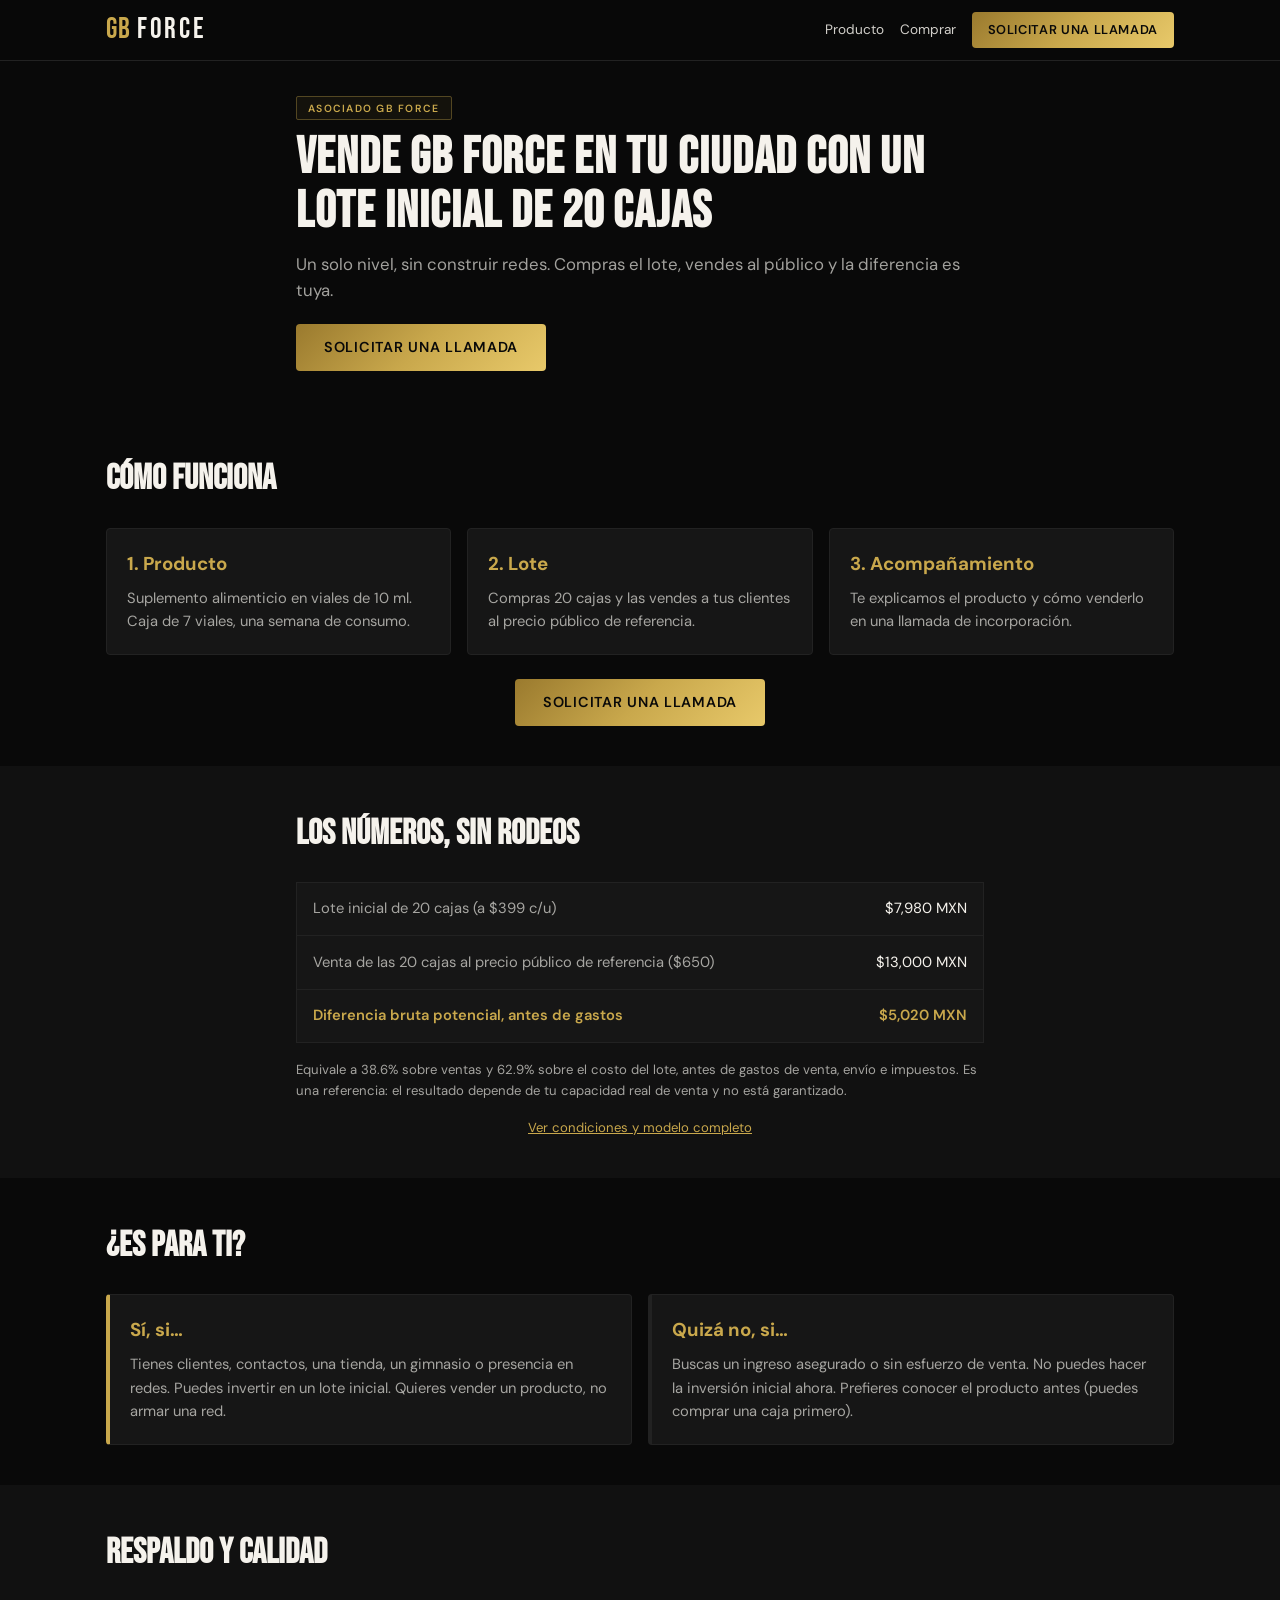
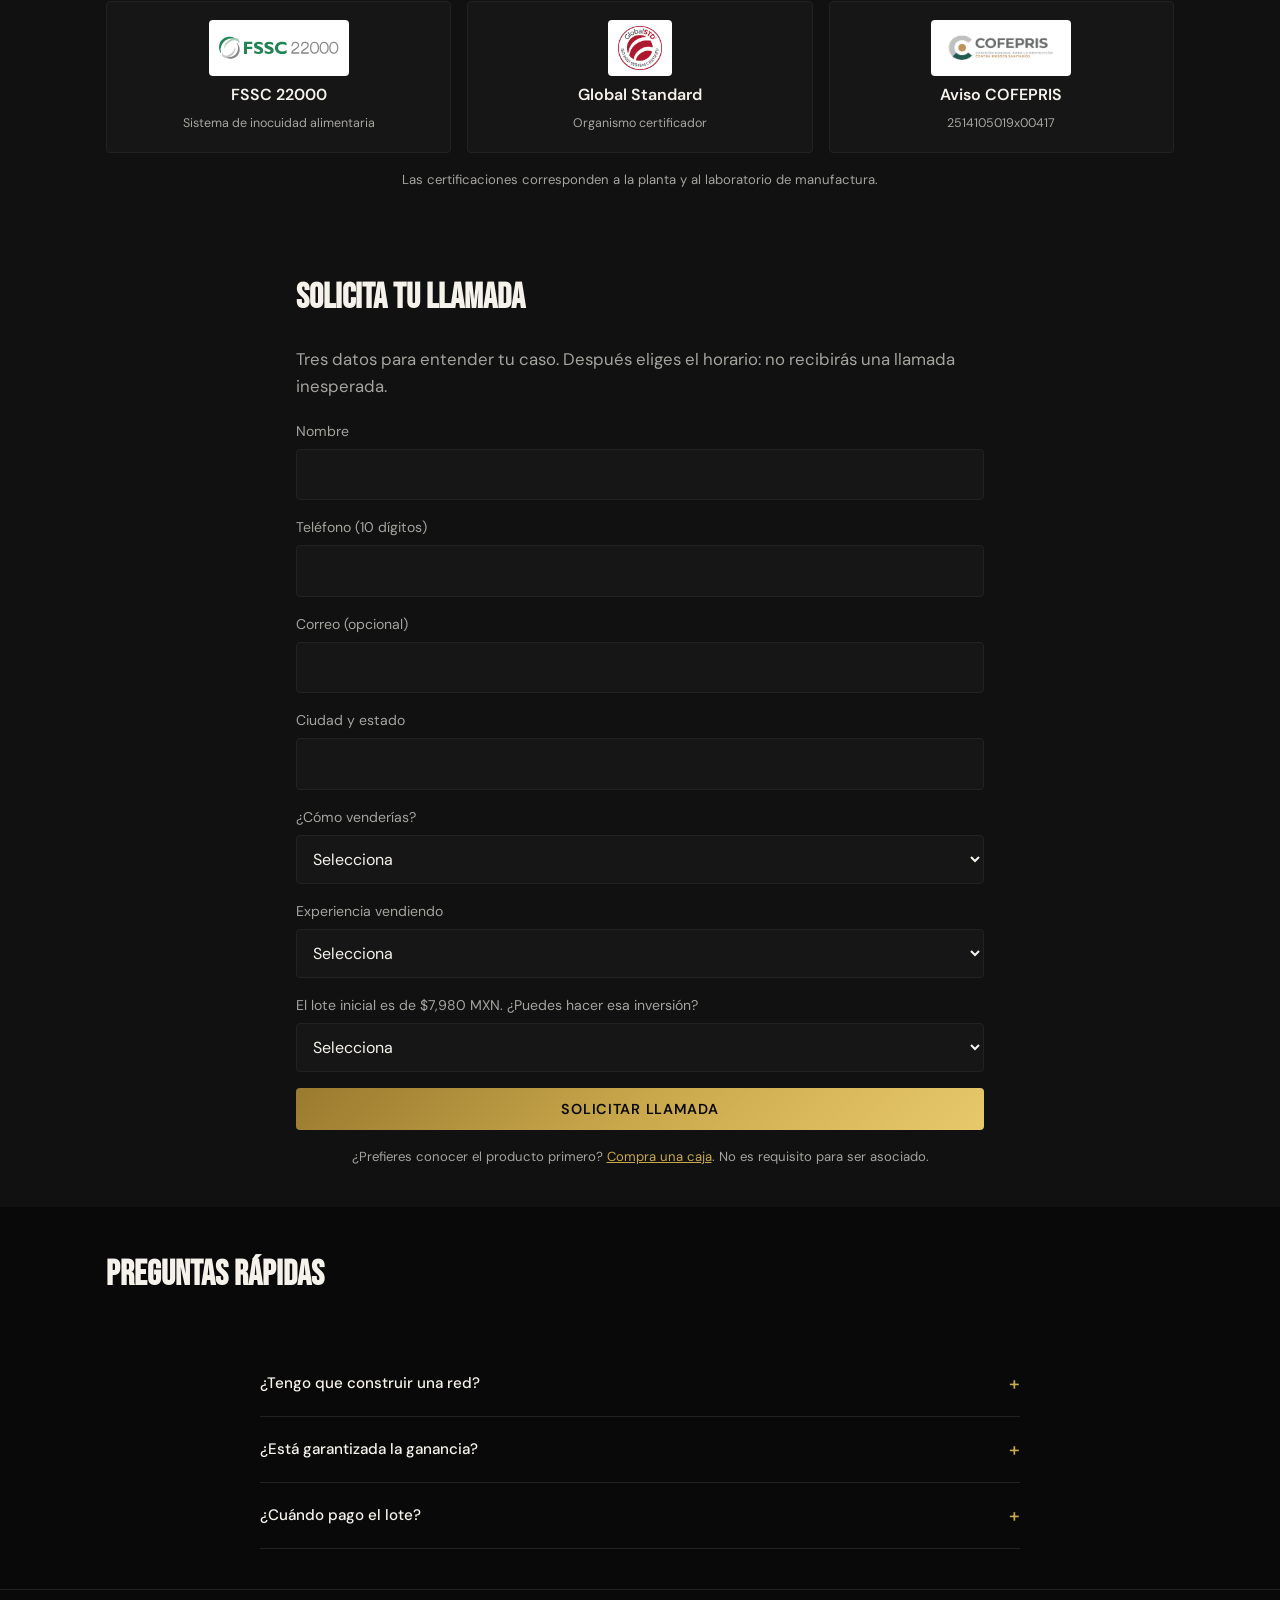
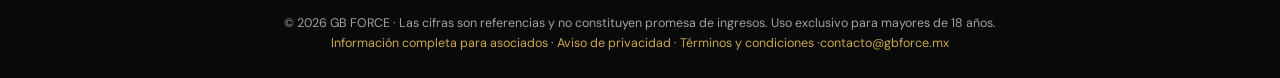
<file: asociados.html>
<!DOCTYPE html>
<html lang="es">
<head>
<meta charset="UTF-8">
<!-- Meta Pixel Code -->
<script>
!function(f,b,e,v,n,t,s)
{if(f.fbq)return;n=f.fbq=function(){n.callMethod?
n.callMethod.apply(n,arguments):n.queue.push(arguments)};
if(!f._fbq)f._fbq=n;n.push=n;n.loaded=!0;n.version='2.0';
n.queue=[];t=b.createElement(e);t.async=!0;
t.src=v;s=b.getElementsByTagName(e)[0];
s.parentNode.insertBefore(t,s)}(window, document,'script',
'https://connect.facebook.net/en_US/fbevents.js');
fbq('init', '1676702536743834');
fbq('track', 'PageView');
</script>
<noscript><img height="1" width="1" style="display:none"
src="https://www.facebook.com/tr?id=1676702536743834&ev=PageView&noscript=1"
/></noscript>
<!-- End Meta Pixel Code -->
<meta name="viewport" content="width=device-width, initial-scale=1.0">
<title>Asociado GB FORCE — Vende GB FORCE en tu ciudad</title>
<meta name="description" content="Conoce el modelo de Asociado GB FORCE: lote inicial de 20 cajas, un solo nivel, precio público de referencia y acompañamiento.">
<link rel="canonical" href="https://gbforce.mx/asociados.html">
<meta name="robots" content="noindex, follow">
<link rel="icon" type="image/x-icon" href="/favicon.ico">
<link rel="icon" type="image/png" sizes="32x32" href="/favicon-32x32.png">
<link rel="apple-touch-icon" sizes="180x180" href="/apple-touch-icon.png">
<link rel="preconnect" href="https://fonts.googleapis.com">
<link rel="preconnect" href="https://fonts.gstatic.com" crossorigin>
<link href="https://fonts.googleapis.com/css2?family=Bebas+Neue&family=Cormorant+Garamond:ital,wght@0,400;0,600;1,400&family=DM+Sans:wght@300;400;500;600&display=swap" rel="stylesheet">
<link rel="stylesheet" href="styles.css?v=15">
</head>
<body data-page="asociados">

<header class="lp-header">
  <div class="lp-header-inner">
    <a href="asociados.html" class="logo"><span class="logo-gb">GB</span><span class="logo-force">FORCE</span></a>
    <nav class="lp-header-links" aria-label="Principal">
      <a href="index.html" data-keep-utm>Producto</a>
      <a href="comprar.html" data-keep-utm>Comprar</a>
    </nav>
    <a href="#solicitar" class="btn-gold lp-header-cta">Solicitar una llamada</a>
  </div>
</header>

<main>
  <section class="lp-hero">
    <div class="lp-wrap lp-hero-copy lp-narrow">
      <span class="badge">Asociado GB FORCE</span>
      <h1 class="lp-title">Vende GB FORCE en tu ciudad con un lote inicial de 20 cajas</h1>
      <p class="lp-lead">Un solo nivel, sin construir redes. Compras el lote, vendes al público y la diferencia es tuya.</p>
      <a href="#solicitar" class="btn-gold btn-lg">Solicitar una llamada</a>
    </div>
  </section>

  <section class="lp-section lp-section-alt">
    <div class="lp-wrap">
      <h2 class="lp-h2">Cómo funciona</h2>
      <div class="lp-cards">
        <div class="lp-card"><h3>1. Producto</h3><p>Suplemento alimenticio en viales de 10 ml. Caja de 7 viales, una semana de consumo.</p></div>
        <div class="lp-card"><h3>2. Lote</h3><p>Compras 20 cajas y las vendes a tus clientes al precio público de referencia.</p></div>
        <div class="lp-card"><h3>3. Acompañamiento</h3><p>Te explicamos el producto y cómo venderlo en una llamada de incorporación.</p></div>
      </div>
      <div class="lp-cta-center"><a href="#solicitar" class="btn-gold btn-lg">Solicitar una llamada</a></div>
    </div>
  </section>

  <section class="lp-section">
    <div class="lp-wrap lp-narrow">
      <h2 class="lp-h2">Los números, sin rodeos</h2>
      <table class="lp-table">
        <tbody>
          <tr><th>Lote inicial de 20 cajas (a $399 c/u)</th><td>$7,980 MXN</td></tr>
          <tr><th>Venta de las 20 cajas al precio público de referencia ($650)</th><td>$13,000 MXN</td></tr>
          <tr class="lp-table-total"><th>Diferencia bruta potencial, antes de gastos</th><td>$5,020 MXN</td></tr>
        </tbody>
      </table>
      <p class="lp-small">Equivale a 38.6% sobre ventas y 62.9% sobre el costo del lote, antes de gastos de venta, envío e impuestos. Es una referencia: el resultado depende de tu capacidad real de venta y no está garantizado.</p>
      <p class="lp-small lp-cta-center"><a href="oportunidad.html#modelo" data-keep-utm class="lp-link">Ver condiciones y modelo completo</a></p>
    </div>
  </section>

  <section class="lp-section lp-section-alt">
    <div class="lp-wrap">
      <h2 class="lp-h2">¿Es para ti?</h2>
      <div class="lp-cards lp-fit">
        <div class="lp-card lp-fit-yes">
          <h3>Sí, si…</h3>
          <p>Tienes clientes, contactos, una tienda, un gimnasio o presencia en redes. Puedes invertir en un lote inicial. Quieres vender un producto, no armar una red.</p>
        </div>
        <div class="lp-card lp-fit-no">
          <h3>Quizá no, si…</h3>
          <p>Buscas un ingreso asegurado o sin esfuerzo de venta. No puedes hacer la inversión inicial ahora. Prefieres conocer el producto antes (puedes comprar una caja primero).</p>
        </div>
      </div>
    </div>
  </section>

  <section class="lp-section">
    <div class="lp-wrap">
      <h2 class="lp-h2">Respaldo y calidad</h2>
      <div class="lp-certs">
        <div class="lp-cert"><img src="assets/certs/fssc22000.svg" alt="Logo FSSC 22000" loading="lazy"><span>FSSC 22000</span><small>Sistema de inocuidad alimentaria</small></div>
        <div class="lp-cert"><img src="assets/certs/global-standard.png" alt="Logo Global Standard" loading="lazy"><span>Global Standard</span><small>Organismo certificador</small></div>
        <div class="lp-cert"><img src="assets/certs/cofepris.png" alt="Logo COFEPRIS" loading="lazy"><span>Aviso COFEPRIS</span><small>2514105019x00417</small></div>
      </div>
      <p class="lp-small lp-cta-center">Las certificaciones corresponden a la planta y al laboratorio de manufactura.</p>
    </div>
  </section>

  <section class="lp-section" id="solicitar">
    <div class="lp-wrap lp-narrow">
      <h2 class="lp-h2">Solicita tu llamada</h2>
      <p class="lp-lead">Tres datos para entender tu caso. Después eliges el horario: no recibirás una llamada inesperada.</p>
      <form id="asocForm" class="lp-form" novalidate>
        <label>Nombre
          <input type="text" name="nombre" required autocomplete="name">
        </label>
        <label>Teléfono (10 dígitos)
          <input type="tel" name="telefono" required inputmode="numeric" autocomplete="tel-national" maxlength="10">
        </label>
        <label>Correo (opcional)
          <input type="email" name="correo" autocomplete="email">
        </label>
        <label>Ciudad y estado
          <input type="text" name="ciudad" required autocomplete="address-level2">
        </label>
        <label>¿Cómo venderías?
          <select name="canal" required>
            <option value="">Selecciona</option>
            <option>Redes sociales / WhatsApp</option>
            <option>Tienda o local</option>
            <option>Gimnasio / deporte</option>
            <option>Contactos y conocidos</option>
            <option>Ya vendo otros productos</option>
            <option>Aún no lo sé</option>
          </select>
        </label>
        <label>Experiencia vendiendo
          <select name="experiencia" required>
            <option value="">Selecciona</option>
            <option>Ninguna</option>
            <option>Poca (ocasional)</option>
            <option>Con experiencia</option>
          </select>
        </label>
        <label>El lote inicial es de $7,980 MXN. ¿Puedes hacer esa inversión?
          <select name="inversion" required>
            <option value="">Selecciona</option>
            <option>Sí, puedo invertirlo ahora</option>
            <option>En las próximas semanas</option>
            <option>Necesito evaluarlo / preferiría probar primero</option>
          </select>
        </label>
        <p class="lp-error" id="asocError" hidden></p>
        <button type="submit" class="btn-gold btn-lg btn-full">Solicitar llamada</button>
      </form>
      <div class="lp-ok" id="asocOk" hidden>
        <h3>¡Solicitud recibida!</h3>
        <p>Te enviaremos un enlace para elegir el día y la hora de tu llamada. Si no lo ves, revisa tu correo o llámanos al <a href="tel:+523331721515">+52 33 3172 1515</a>.</p>
      </div>
      <p class="lp-small lp-cta-center">¿Prefieres conocer el producto primero? <a href="comprar.html" data-keep-utm class="lp-link">Compra una caja</a>. No es requisito para ser asociado.</p>
    </div>
  </section>

  <section class="lp-section lp-section-alt">
    <div class="lp-wrap">
      <h2 class="lp-h2">Preguntas rápidas</h2>
      <div class="faq-list">
        <div class="faq-item">
          <button class="faq-q">¿Tengo que construir una red? <span>+</span></button>
          <div class="faq-a"><p>No. El modelo es de un solo nivel: compras tu lote y vendes al público.</p></div>
        </div>
        <div class="faq-item">
          <button class="faq-q">¿Está garantizada la ganancia? <span>+</span></button>
          <div class="faq-a"><p>No. La cifra de $5,020 es una diferencia bruta potencial si vendes las 20 cajas al precio de referencia, antes de gastos. El resultado depende de tu venta.</p></div>
        </div>
        <div class="faq-item">
          <button class="faq-q">¿Cuándo pago el lote? <span>+</span></button>
          <div class="faq-a"><p>Después de la llamada, si decides continuar. No se paga nada al solicitar la llamada.</p></div>
        </div>
      </div>
    </div>
  </section>
</main>

<footer class="lp-footer">
  <p>© 2026 GB FORCE · Las cifras son referencias y no constituyen promesa de ingresos. Uso exclusivo para mayores de 18 años.</p>
  <p><a href="oportunidad.html" data-keep-utm>Información completa para asociados</a> · <a href="privacidad.html">Aviso de privacidad</a> · <a href="terminos.html">Términos y condiciones</a> ·<a href="mailto:contacto@gbforce.mx">contacto@gbforce.mx</a></p>
</footer>

<div class="lp-sticky" id="lpSticky"><a href="#solicitar" class="btn-gold btn-lg btn-full">Solicitar una llamada</a></div>

<script src="analytics.js?v=1"></script>
<script src="landing.js?v=7"></script>
</body>
</html>
</file>
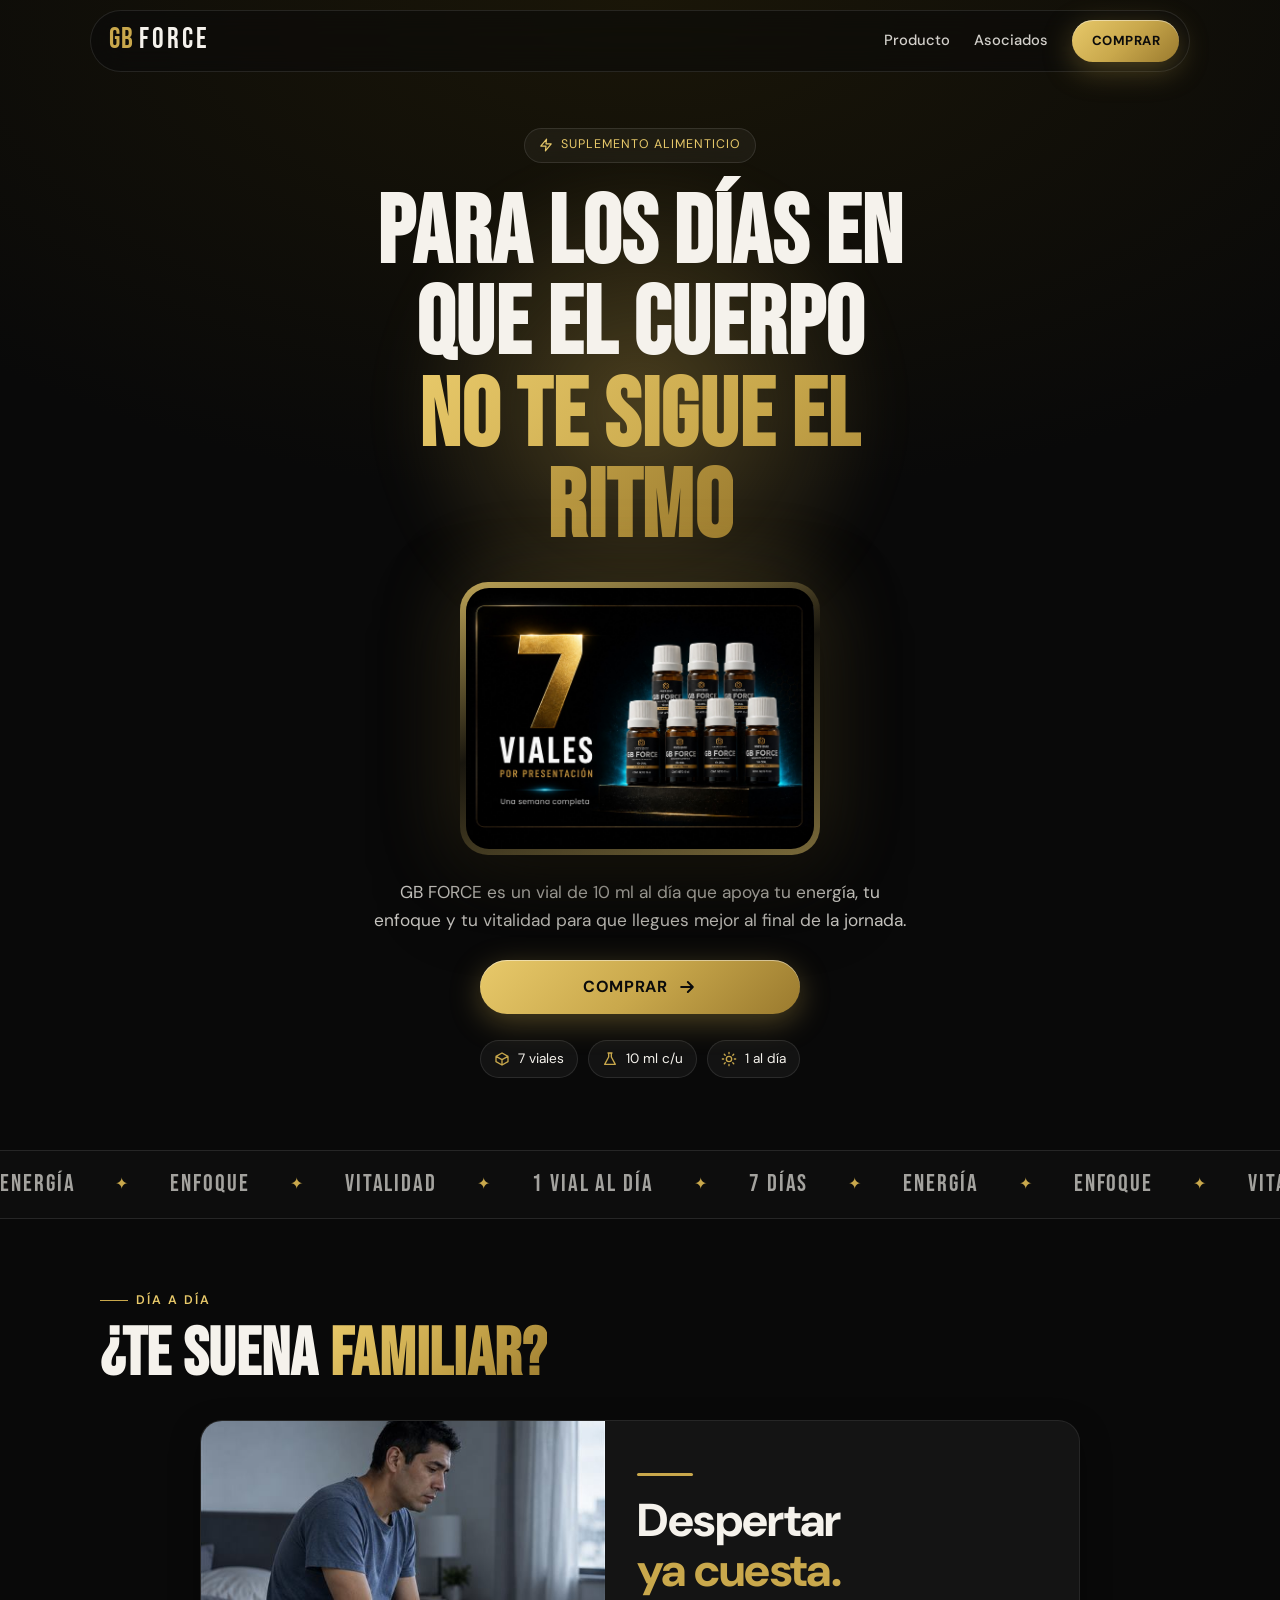
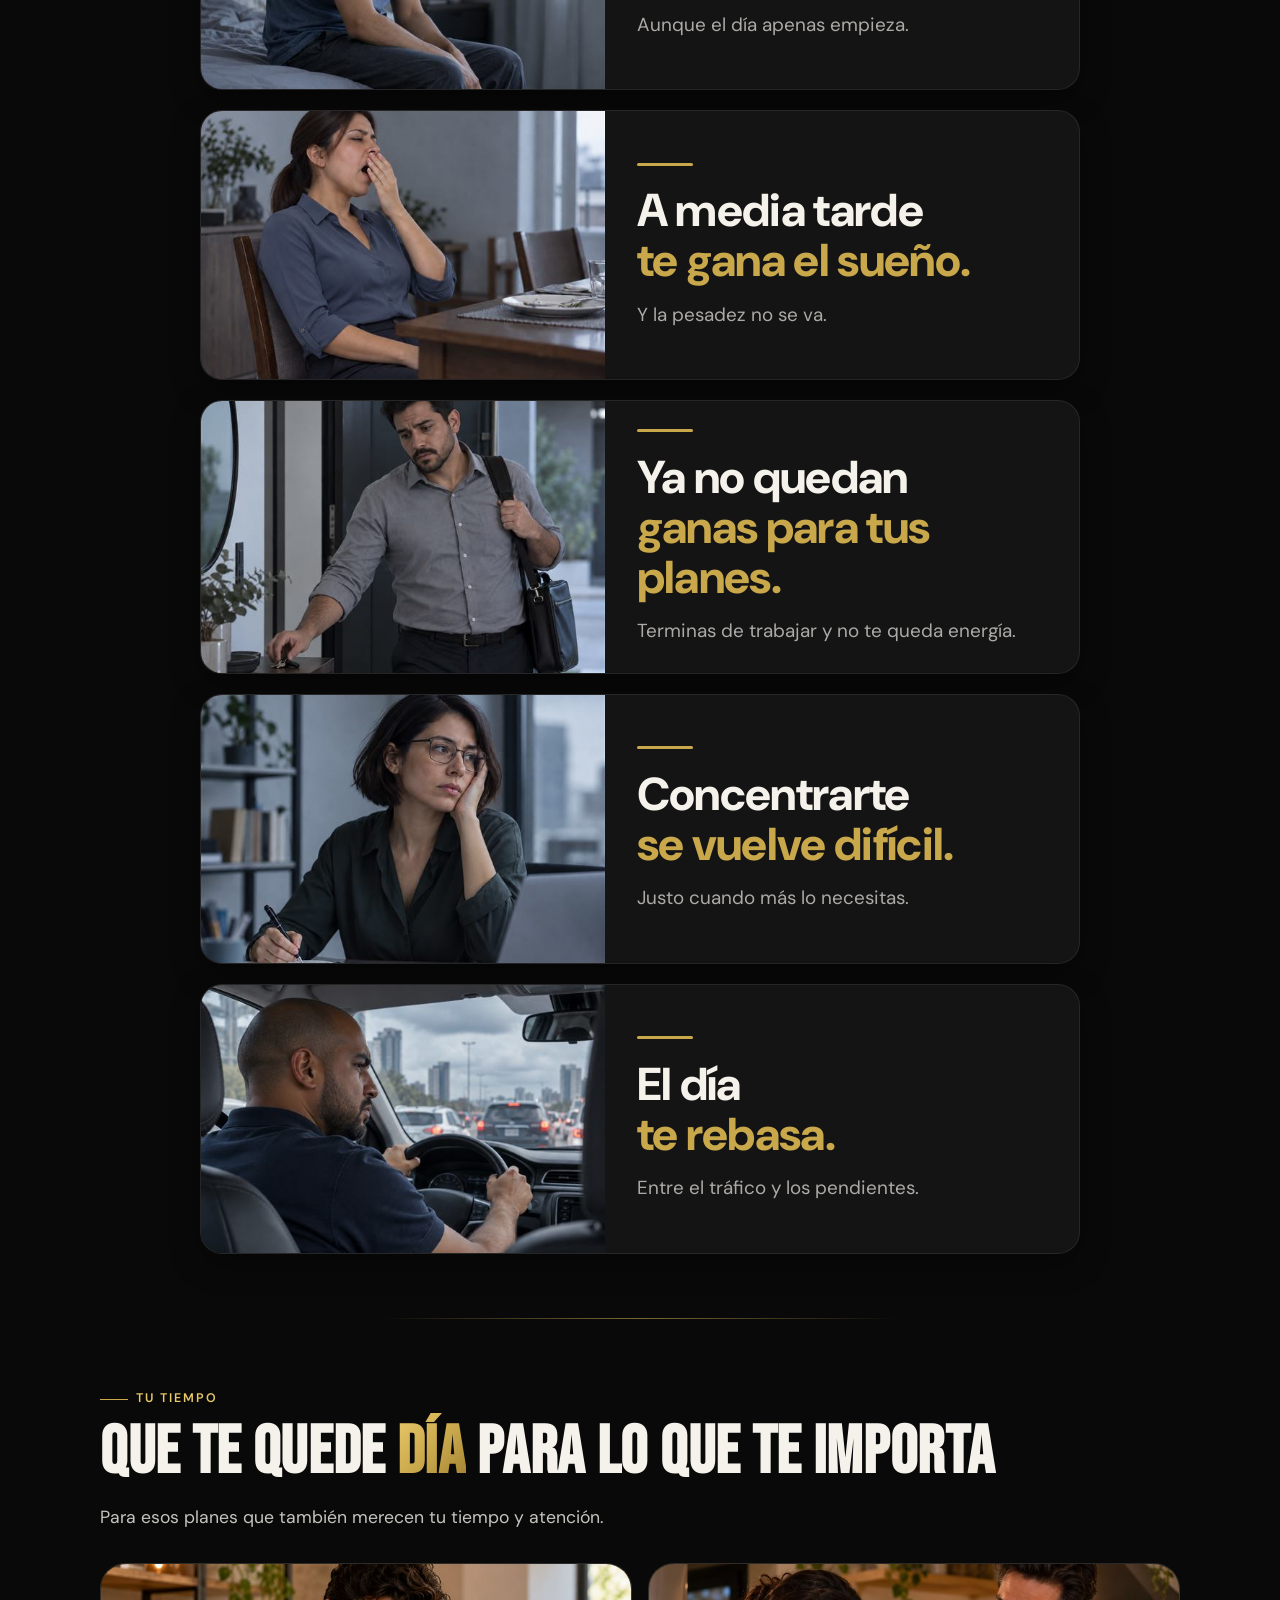
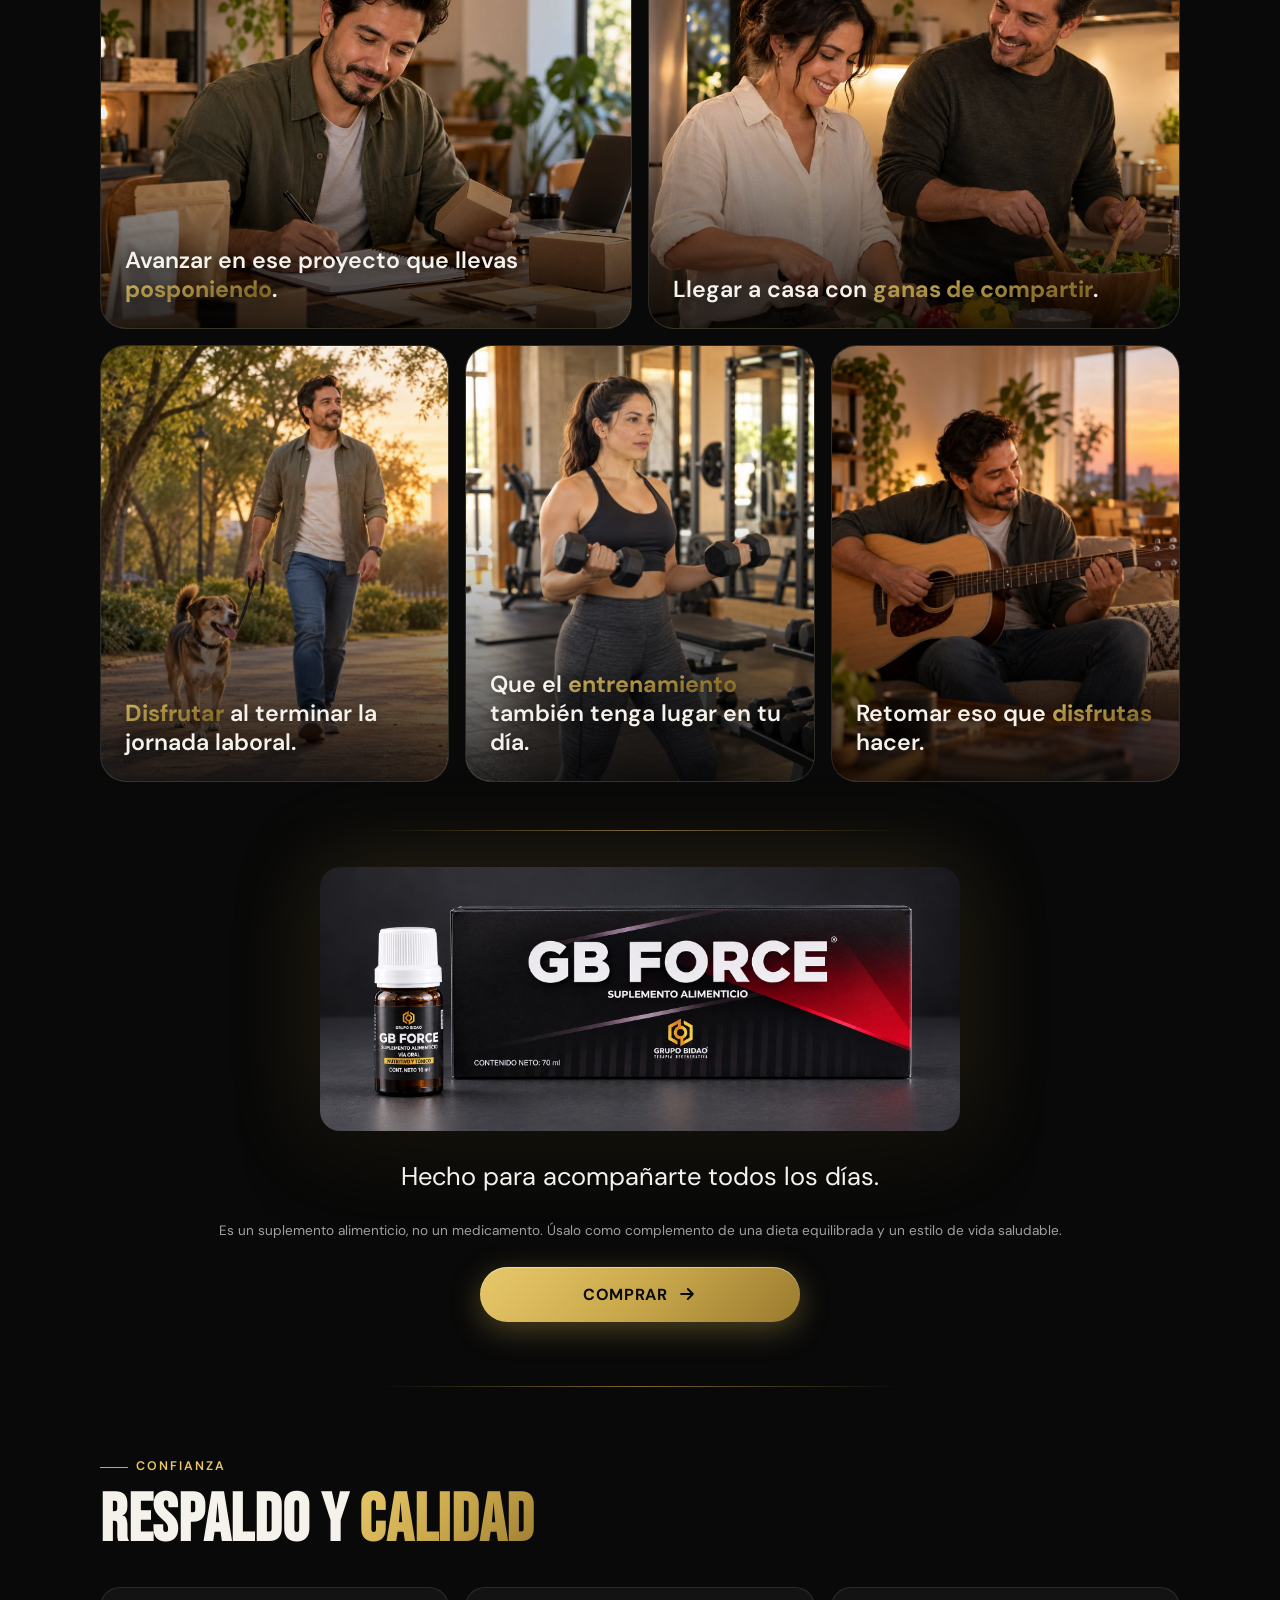
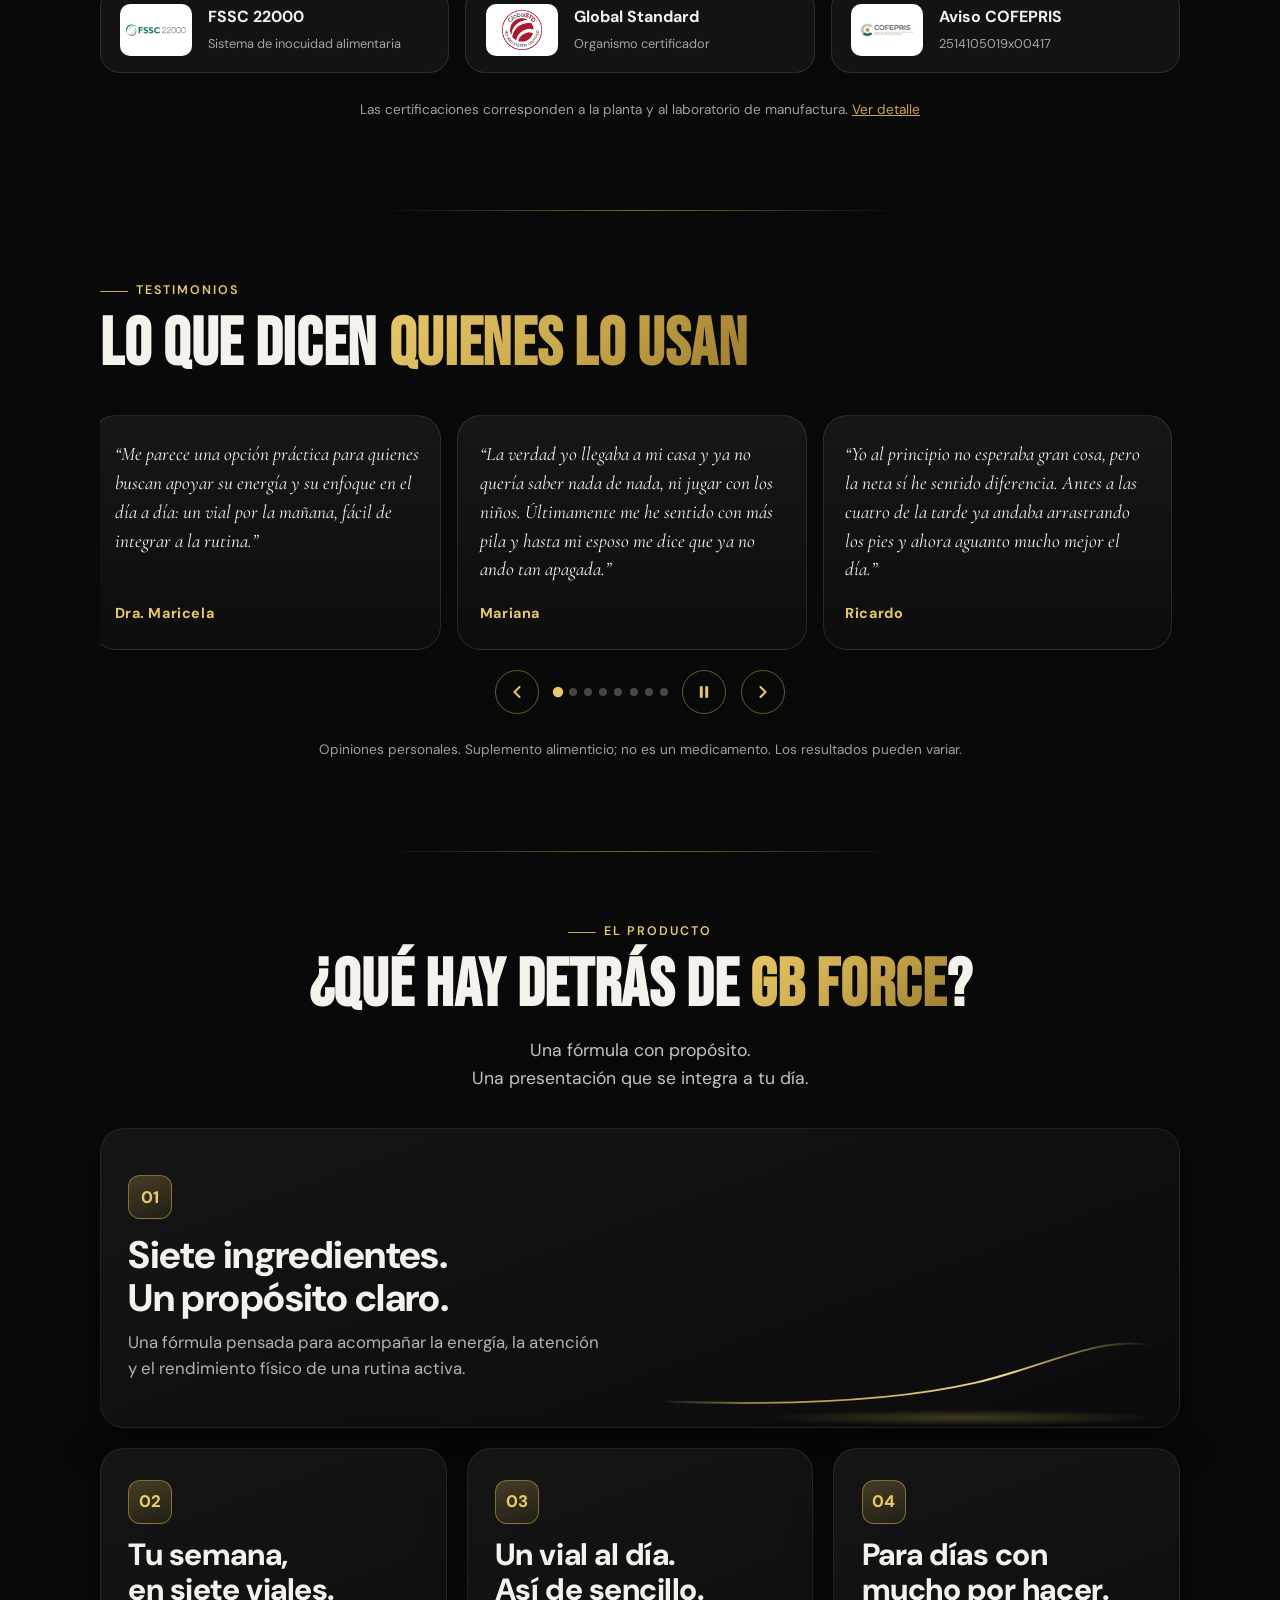
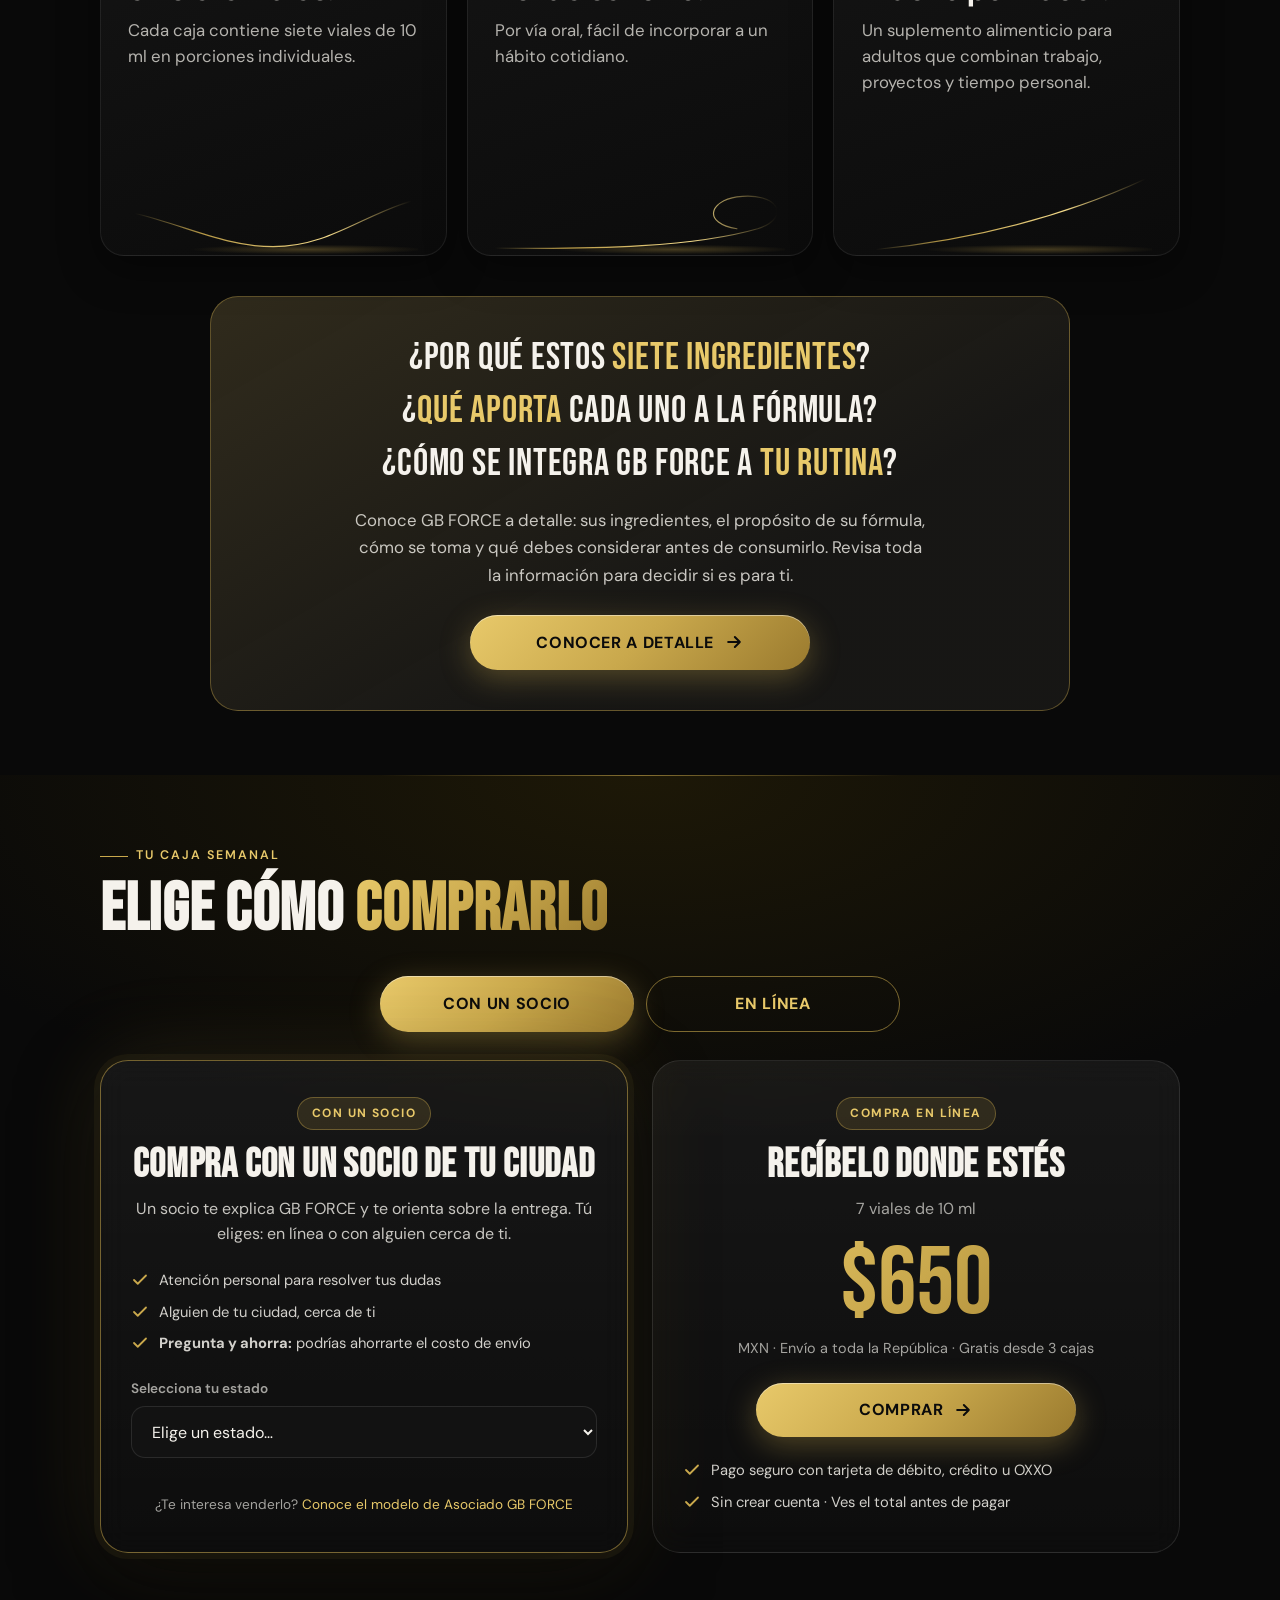
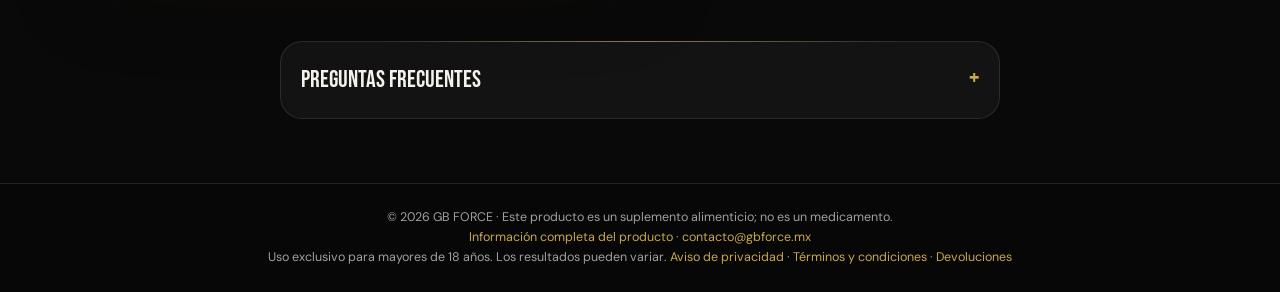
<file: comprar.html>
<!DOCTYPE html>
<html lang="es">
<head>
<meta charset="UTF-8">
<script>document.documentElement.className += ' js';</script>
<!-- Meta Pixel Code -->
<script>
!function(f,b,e,v,n,t,s)
{if(f.fbq)return;n=f.fbq=function(){n.callMethod?
n.callMethod.apply(n,arguments):n.queue.push(arguments)};
if(!f._fbq)f._fbq=n;n.push=n;n.loaded=!0;n.version='2.0';
n.queue=[];t=b.createElement(e);t.async=!0;
t.src=v;s=b.getElementsByTagName(e)[0];
s.parentNode.insertBefore(t,s)}(window, document,'script',
'https://connect.facebook.net/en_US/fbevents.js');
fbq('init', '1676702536743834');
fbq('track', 'PageView');
</script>
<noscript><img height="1" width="1" style="display:none"
src="https://www.facebook.com/tr?id=1676702536743834&ev=PageView&noscript=1"
/></noscript>
<!-- End Meta Pixel Code -->
<meta name="viewport" content="width=device-width, initial-scale=1.0">
<meta name="theme-color" content="#090909">
<title>GB FORCE — Apoyo para tu energía y enfoque del día</title>
<meta name="description" content="GB FORCE, suplemento alimenticio en viales de 10 ml. Una caja con 7 viales, una semana de consumo diario. Compra en línea.">
<link rel="canonical" href="https://gbforce.mx/comprar.html">
<meta name="robots" content="noindex, follow">
<link rel="icon" type="image/x-icon" href="/favicon.ico">
<link rel="icon" type="image/png" sizes="32x32" href="/favicon-32x32.png">
<link rel="apple-touch-icon" sizes="180x180" href="/apple-touch-icon.png">
<link rel="preconnect" href="https://fonts.googleapis.com">
<link rel="preconnect" href="https://fonts.gstatic.com" crossorigin>
<link href="https://fonts.googleapis.com/css2?family=Bebas+Neue&family=Cormorant+Garamond:ital,wght@0,400;0,600;1,400&family=DM+Sans:wght@300;400;500;600;700&display=swap" rel="stylesheet">
<link rel="stylesheet" href="styles.css?v=14">
<link rel="stylesheet" href="landing.css?v=26">
</head>
<body data-page="comprar">

<header class="mx-nav">
  <a href="comprar.html" class="logo"><span class="logo-gb">GB</span><span class="logo-force">FORCE</span></a>
  <nav class="mx-nav-links" aria-label="Principal">
    <a href="index.html" data-keep-utm>Producto</a>
    <a href="asociados.html" data-keep-utm>Asociados</a>
    <a href="#comprar" class="mx-btn mx-btn-sm">Comprar</a>
  </nav>
</header>

<main>
  <!-- 1. HERO -->
  <section class="mx-hero">
    <div class="mx-glow" aria-hidden="true"></div>
    <div class="mx-wrap">
      <span class="mx-chip">
        <svg viewBox="0 0 24 24" fill="none" stroke="currentColor" stroke-width="2" stroke-linecap="round" stroke-linejoin="round" aria-hidden="true"><path d="M13 2 3 14h9l-1 8 10-12h-9l1-8z"/></svg>
        Suplemento alimenticio
      </span>
      <h1 class="mx-h1">Para los días en que el cuerpo <em>no te sigue el ritmo</em></h1>
      <div class="mx-product">
        <img src="assets/spec-02.jpg" alt="GB FORCE: 7 viales por presentación" width="560" height="560">
      </div>
      <p class="mx-sub">GB FORCE es un vial de 10 ml al día que apoya tu energía, tu enfoque y tu vitalidad para que llegues mejor al final de la jornada.</p>
      <a href="#comprar" class="mx-btn mx-btn-block">Comprar
        <svg viewBox="0 0 24 24" fill="none" stroke="currentColor" stroke-width="2.4" stroke-linecap="round" stroke-linejoin="round" aria-hidden="true"><path d="M5 12h14M13 6l6 6-6 6"/></svg>
      </a>
      <ul class="mx-facts">
        <li><svg viewBox="0 0 24 24" fill="none" stroke="currentColor" stroke-width="2" stroke-linecap="round" stroke-linejoin="round" aria-hidden="true"><path d="M21 8 12 3 3 8v8l9 5 9-5V8zM3 8l9 5 9-5M12 13v8"/></svg>7 viales</li>
        <li><svg viewBox="0 0 24 24" fill="none" stroke="currentColor" stroke-width="2" stroke-linecap="round" stroke-linejoin="round" aria-hidden="true"><path d="M9 3h6M10 3v6L4 20h16L14 9V3"/></svg>10 ml c/u</li>
        <li><svg viewBox="0 0 24 24" fill="none" stroke="currentColor" stroke-width="2" stroke-linecap="round" stroke-linejoin="round" aria-hidden="true"><circle cx="12" cy="12" r="4"/><path d="M12 2v2M12 20v2M4.9 4.9l1.4 1.4M17.7 17.7l1.4 1.4M2 12h2M20 12h2M4.9 19.1l1.4-1.4M17.7 6.3l1.4-1.4"/></svg>1 al día</li>
      </ul>
    </div>
  </section>

  <!-- VIDEO: persona explicando qué es GB FORCE. Activar cuando llegue el archivo
       (comprimido, 720p, con subtítulos). Quitar hidden y poner src/poster.
  <section class="mx-section" id="video" hidden>
    <div class="mx-wrap">
      <span class="mx-eyebrow">Conócelo</span>
      <h2 class="mx-h2">Mira qué es <em>GB FORCE</em></h2>
      <video id="lpVideo" class="lp-video" controls preload="none" playsinline poster="assets/video-poster.jpg">
        <source src="assets/gbforce-explicacion.mp4" type="video/mp4">
      </video>
    </div>
  </section>
  -->

  <!-- Cinta -->
  <div class="mx-marquee" aria-hidden="true">
    <div class="mx-marquee-track">
      <span>ENERGÍA</span><span>ENFOQUE</span><span>VITALIDAD</span><span>1 VIAL AL DÍA</span><span>7 DÍAS</span>
      <span>ENERGÍA</span><span>ENFOQUE</span><span>VITALIDAD</span><span>1 VIAL AL DÍA</span><span>7 DÍAS</span>
    </div>
  </div>

  <!-- 2. ¿TE SUENA FAMILIAR? -->
  <section class="mx-section">
    <div class="mx-wrap">
      <span class="mx-eyebrow mx-reveal">Día a día</span>
      <h2 class="mx-h2 mx-reveal">¿Te suena <em>familiar?</em></h2>
      <div class="mx-pcards">
        <article class="mx-pcard mx-reveal">
          <div class="mx-pcard-img"><img src="assets/dolor-1-despertar.jpg" alt="Hombre sentado al borde de la cama al despertar, con cansancio" width="560" height="560" loading="lazy"></div>
          <div class="mx-pcard-body">
            <h3 class="mx-pcard-title">Despertar<span>ya cuesta.</span></h3>
            <p class="mx-pcard-sub">Aunque el día apenas empieza.</p>
          </div>
        </article>
        <article class="mx-pcard mx-reveal">
          <div class="mx-pcard-img"><img src="assets/dolor-2-tarde.jpg" alt="Mujer con sueño después de comer" width="560" height="560" loading="lazy"></div>
          <div class="mx-pcard-body">
            <h3 class="mx-pcard-title">A media tarde<span>te gana el sueño.</span></h3>
            <p class="mx-pcard-sub">Y la pesadez no se va.</p>
          </div>
        </article>
        <article class="mx-pcard mx-reveal">
          <div class="mx-pcard-img"><img src="assets/dolor-3-casa.jpg" alt="Hombre al llegar a casa después del trabajo" width="560" height="560" loading="lazy"></div>
          <div class="mx-pcard-body">
            <h3 class="mx-pcard-title">Ya no quedan<span>ganas para tus planes.</span></h3>
            <p class="mx-pcard-sub">Terminas de trabajar y no te queda energía.</p>
          </div>
        </article>
        <article class="mx-pcard mx-reveal">
          <div class="mx-pcard-img"><img src="assets/dolor-4-laptop.jpg" alt="Mujer frente a la laptop intentando concentrarse" width="560" height="560" loading="lazy"></div>
          <div class="mx-pcard-body">
            <h3 class="mx-pcard-title">Concentrarte<span>se vuelve difícil.</span></h3>
            <p class="mx-pcard-sub">Justo cuando más lo necesitas.</p>
          </div>
        </article>
        <article class="mx-pcard mx-reveal">
          <div class="mx-pcard-img"><img src="assets/dolor-5-trafico.jpg" alt="Hombre atrapado en el tráfico" width="560" height="560" loading="lazy"></div>
          <div class="mx-pcard-body">
            <h3 class="mx-pcard-title">El día<span>te rebasa.</span></h3>
            <p class="mx-pcard-sub">Entre el tráfico y los pendientes.</p>
          </div>
        </article>
      </div>
    </div>
  </section>

  <!-- 3. QUE TE QUEDE DÍA PARA LO QUE TE IMPORTA -->
  <section class="mx-section">
    <div class="mx-wrap">
      <span class="mx-eyebrow mx-reveal">Tu tiempo</span>
      <h2 class="mx-h2 mx-reveal">Que te quede <em>día</em> para lo que te importa</h2>
      <p class="mx-lead mx-reveal">Para esos planes que también merecen tu tiempo y atención.</p>
      <div class="mx-scenes">
        <figure class="mx-scene mx-reveal">
          <img src="assets/dia-1-proyecto.jpg" alt="Persona preparando una propuesta o trabajando en su emprendimiento" width="560" height="560" loading="lazy">
          <figcaption>Avanzar en ese proyecto que llevas <strong>posponiendo</strong>.</figcaption>
        </figure>
        <figure class="mx-scene mx-reveal mx-d1">
          <img src="assets/dia-2-cena.jpg" alt="Pareja preparando la cena y conversando después del trabajo" width="560" height="560" loading="lazy">
          <figcaption>Llegar a casa con <strong>ganas de compartir</strong>.</figcaption>
        </figure>
        <figure class="mx-scene mx-reveal">
          <img src="assets/dia-3-paseo.jpg" alt="Persona paseando a su perro al atardecer" width="560" height="560" loading="lazy">
          <figcaption><strong>Disfrutar</strong> al terminar la jornada laboral.</figcaption>
        </figure>
        <figure class="mx-scene mx-reveal mx-d1">
          <img src="assets/dia-4-gimnasio.jpg" alt="Persona entrenando en el gimnasio con mancuernas" width="560" height="560" loading="lazy">
          <figcaption>Que el <strong>entrenamiento</strong> también tenga lugar en tu día.</figcaption>
        </figure>
        <figure class="mx-scene mx-reveal mx-d2">
          <img src="assets/dia-5-guitarra.jpg" alt="Persona tocando la guitarra, dedicándole tiempo a un pasatiempo" width="560" height="560" loading="lazy">
          <figcaption>Retomar eso que <strong>disfrutas</strong> hacer.</figcaption>
        </figure>
      </div>

      <div class="mx-closing mx-reveal">
        <img src="assets/caja-vial.jpg" alt="Caja y vial de GB FORCE" width="560" height="560" loading="lazy">
        <div>
          <p class="mx-closing-tag">Hecho para acompañarte todos los días.</p>
        </div>
      </div>

      <p class="mx-note">Es un suplemento alimenticio, no un medicamento. Úsalo como complemento de una dieta equilibrada y un estilo de vida saludable.</p>
      <div class="mx-center"><a href="#comprar" class="mx-btn mx-btn-block">Comprar
        <svg viewBox="0 0 24 24" fill="none" stroke="currentColor" stroke-width="2.4" stroke-linecap="round" stroke-linejoin="round" aria-hidden="true"><path d="M5 12h14M13 6l6 6-6 6"/></svg></a></div>
    </div>
  </section>

  <!-- 4. RESPALDO Y CALIDAD -->
  <section class="mx-section">
    <div class="mx-wrap">
      <span class="mx-eyebrow mx-reveal">Confianza</span>
      <h2 class="mx-h2 mx-reveal">Respaldo y <em>calidad</em></h2>
      <div class="mx-certs">
        <div class="mx-cert mx-reveal"><img src="assets/certs/fssc22000.svg" alt="Logo FSSC 22000" loading="lazy"><div><b>FSSC 22000</b><small>Sistema de inocuidad alimentaria</small></div></div>
        <div class="mx-cert mx-reveal mx-d1"><img src="assets/certs/global-standard.png" alt="Logo Global Standard" loading="lazy"><div><b>Global Standard</b><small>Organismo certificador</small></div></div>
        <div class="mx-cert mx-reveal mx-d2"><img src="assets/certs/cofepris.png" alt="Logo COFEPRIS" loading="lazy"><div><b>Aviso COFEPRIS</b><small>2514105019x00417</small></div></div>
      </div>
      <p class="mx-note">Las certificaciones corresponden a la planta y al laboratorio de manufactura. <a href="index.html#respaldo" data-keep-utm class="lp-link">Ver detalle</a></p>
    </div>
  </section>

  <!-- 4b. TESTIMONIOS (carrusel horizontal con scroll-snap; ver landing.js "Testimonios")
       TODO: los textos de abajo son PROVISIONALES para ver el diseño. NO publicar hasta reemplazarlos
       por testimonios reales con autorización por escrito de cada persona.
       TODO: Dra. Maricela — faltan nombre completo, cédula y contacto (no mostrar hasta tener su autorización). -->
  <section class="mx-section mx-testimonials" id="testimonios" aria-labelledby="testimoniosTitulo">
    <div class="mx-wrap">
      <span class="mx-eyebrow mx-reveal">Testimonios</span>
      <h2 class="mx-h2 mx-reveal" id="testimoniosTitulo">Lo que dicen <em>quienes lo usan</em></h2>
      <div class="mx-tcar mx-reveal" id="lpTestimonials" role="region" aria-roledescription="carrusel" aria-label="Testimonios">
        <div class="mx-ttrack" tabindex="0">
          <figure class="mx-tcard">
            <blockquote><p>“Me parece una opción práctica para quienes buscan apoyar su energía y su enfoque en el día a día: un vial por la mañana, fácil de integrar a la rutina.”</p></blockquote>
            <figcaption><b>Dra. Maricela</b></figcaption>
          </figure>
          <figure class="mx-tcard">
            <blockquote><p>“La verdad yo llegaba a mi casa y ya no quería saber nada de nada, ni jugar con los niños. Últimamente me he sentido con más pila y hasta mi esposo me dice que ya no ando tan apagada.”</p></blockquote>
            <figcaption><b>Mariana</b></figcaption>
          </figure>
          <figure class="mx-tcard">
            <blockquote><p>“Yo al principio no esperaba gran cosa, pero la neta sí he sentido diferencia. Antes a las cuatro de la tarde ya andaba arrastrando los pies y ahora aguanto mucho mejor el día.”</p></blockquote>
            <figcaption><b>Ricardo</b></figcaption>
          </figure>
          <figure class="mx-tcard">
            <blockquote><p>“Había días que llegaba al gimnasio y nomás no traía ganas de entrenar. No sé cómo explicarlo, pero últimamente me siento con más ánimo y ya no me cuesta tanto arrancar.”</p></blockquote>
            <figcaption><b>Alejandra</b></figcaption>
          </figure>
          <figure class="mx-tcard">
            <blockquote><p>“Lo mío era después de comer, me daba un sueño terrible, hasta me costaba seguir trabajando. Desde que empecé con GB FORCE siento que ya no me pega tanto ese bajón.”</p></blockquote>
            <figcaption><b>Jorge</b></figcaption>
          </figure>
          <figure class="mx-tcard">
            <blockquote><p>“Antes traía la cabeza en mil cosas y se me iba el rollo a cada rato. Ahora me siento más despejada, como que puedo hacer mis cosas sin distraerme tanto.”</p></blockquote>
            <figcaption><b>Patricia</b></figcaption>
          </figure>
          <figure class="mx-tcard">
            <blockquote><p>“Mi esposa siempre me decía que llegaba de malas y sin ganas de salir. Y sí era cierto, llegaba fundido. Últimamente hasta me dan ganas de salir a caminar después del trabajo.”</p></blockquote>
            <figcaption><b>Daniel</b></figcaption>
          </figure>
          <figure class="mx-tcard">
            <blockquote><p>“Yo era de las que se levantaban más cansadas que cuando se acostaban, jajaja. No digo que todos los días sean perfectos, pero sí he notado que algunas mañanas ya no me cuestan tanto.”</p></blockquote>
            <figcaption><b>Claudia</b></figcaption>
          </figure>
        </div>
        <div class="mx-tctrl">
          <button type="button" class="mx-tbtn" data-t="prev" aria-label="Testimonio anterior"><svg viewBox="0 0 24 24" fill="none" stroke="currentColor" stroke-width="2.4" stroke-linecap="round" stroke-linejoin="round" aria-hidden="true"><path d="M15 6l-6 6 6 6"/></svg></button>
          <div class="mx-tdots" aria-hidden="true"></div>
          <button type="button" class="mx-tbtn" data-t="pause" aria-label="Pausar el movimiento" aria-pressed="false"><svg class="i-pause" viewBox="0 0 24 24" fill="currentColor" aria-hidden="true"><path d="M7 5h3.5v14H7zM13.5 5H17v14h-3.5z"/></svg><svg class="i-play" viewBox="0 0 24 24" fill="currentColor" aria-hidden="true"><path d="M8 5v14l11-7z"/></svg></button>
          <button type="button" class="mx-tbtn" data-t="next" aria-label="Siguiente testimonio"><svg viewBox="0 0 24 24" fill="none" stroke="currentColor" stroke-width="2.4" stroke-linecap="round" stroke-linejoin="round" aria-hidden="true"><path d="M9 6l6 6-6 6"/></svg></button>
        </div>
      </div>
      <p class="mx-note">Opiniones personales. Suplemento alimenticio; no es un medicamento. Los resultados pueden variar.</p>
    </div>
  </section>

  <!-- 5. ¿QUÉ HAY DETRÁS DE GB FORCE? (tarjetas visuales con figuras doradas en SVG) -->
  <section class="mx-section mx-behind">
    <svg width="0" height="0" style="position:absolute" aria-hidden="true" focusable="false">
      <defs>
        <linearGradient id="mxSilver" x1="0" y1="1" x2="0" y2="0"><stop offset="0" stop-color="#C9A84C"/><stop offset="1" stop-color="#F1EEE7"/></linearGradient>
        <linearGradient id="mxGoldH" x1="0" y1="0" x2="1" y2="0"><stop offset="0" stop-color="#9A7A2E" stop-opacity=".25"/><stop offset=".6" stop-color="#E8C96A"/><stop offset="1" stop-color="#FFF3C4"/></linearGradient>
        <linearGradient id="mxBar" x1="0" y1="0" x2="0" y2="1"><stop offset="0" stop-color="#F0D683"/><stop offset="1" stop-color="#C9A84C" stop-opacity=".06"/></linearGradient>
        <radialGradient id="mxFloor" cx=".5" cy=".5" r=".5"><stop offset="0" stop-color="#C9A84C" stop-opacity=".5"/><stop offset="1" stop-color="#C9A84C" stop-opacity="0"/></radialGradient>
        <linearGradient id="mxLine" x1="0" y1="0" x2="1" y2="0"><stop offset="0" stop-color="#E8C96A" stop-opacity="0"/><stop offset=".25" stop-color="#C9A84C" stop-opacity=".9"/><stop offset=".7" stop-color="#F3DA8A"/><stop offset="1" stop-color="#E8C96A" stop-opacity="0"/></linearGradient>
        <filter id="mxGlow" x="-30%" y="-30%" width="160%" height="160%"><feGaussianBlur stdDeviation="2.5" result="b"/><feMerge><feMergeNode in="b"/><feMergeNode in="SourceGraphic"/></feMerge></filter>
      </defs>
    </svg>
    <div class="mx-wrap">
      <div class="mx-behind-head">
        <span class="mx-eyebrow mx-reveal">El producto</span>
        <h2 class="mx-h2 mx-reveal">¿Qué hay detrás de <em>GB FORCE</em>?</h2>
        <p class="mx-lead mx-reveal">Una fórmula con propósito.<br>Una presentación que se integra a tu día.</p>
      </div>
      <div class="mx-bgrid">
        <article class="mx-bcard mx-bcard-wide mx-reveal">
          <div class="mx-btext">
            <span class="mx-bnum">01</span>
            <h3>Siete ingredientes.<br>Un propósito claro.</h3>
            <p>Una fórmula pensada para acompañar la energía, la atención y el rendimiento físico de una rutina activa.</p>
          </div>
          <svg class="mx-bart" viewBox="0 0 420 130" preserveAspectRatio="xMidYMax meet" aria-hidden="true" focusable="false">
            <ellipse cx="260" cy="122" rx="170" ry="7" fill="url(#mxFloor)" opacity=".6"/>
            <path d="M0 108 C110 112 200 108 270 92 C330 78 375 52 420 60" stroke="url(#mxLine)" stroke-width="1.7" fill="none" stroke-linecap="round"/>
          </svg>
        </article>
        <article class="mx-bcard mx-reveal">
          <div class="mx-btext">
            <span class="mx-bnum">02</span>
            <h3>Tu semana,<br>en siete viales.</h3>
            <p>Cada caja contiene siete viales de 10 ml en porciones individuales.</p>
          </div>
          <svg class="mx-bart" viewBox="0 0 420 130" preserveAspectRatio="xMidYMax meet" aria-hidden="true" focusable="false">
            <ellipse cx="260" cy="122" rx="170" ry="7" fill="url(#mxFloor)" opacity=".6"/>
            <path d="M10 70 C80 86 140 118 210 118 C290 118 340 72 410 52" stroke="url(#mxLine)" stroke-width="1.7" fill="none" stroke-linecap="round"/>
          </svg>
        </article>
        <article class="mx-bcard mx-reveal mx-d1">
          <div class="mx-btext">
            <span class="mx-bnum">03</span>
            <h3>Un vial al día.<br>Así de sencillo.</h3>
            <p>Por vía oral, fácil de incorporar a un hábito cotidiano.</p>
          </div>
          <svg class="mx-bart" viewBox="0 0 420 130" preserveAspectRatio="xMidYMax meet" aria-hidden="true" focusable="false">
            <ellipse cx="260" cy="122" rx="170" ry="7" fill="url(#mxFloor)" opacity=".6"/>
            <path d="M0 120 C150 122 290 118 380 92 C430 76 410 38 350 46 C310 52 300 84 350 92" stroke="url(#mxLine)" stroke-width="1.7" fill="none" stroke-linecap="round"/>
          </svg>
        </article>
        <article class="mx-bcard mx-reveal mx-d2">
          <div class="mx-btext">
            <span class="mx-bnum">04</span>
            <h3>Para días con<br>mucho por hacer.</h3>
            <p>Un suplemento alimenticio para adultos que combinan trabajo, proyectos y tiempo personal.</p>
          </div>
          <svg class="mx-bart" viewBox="0 0 420 130" preserveAspectRatio="xMidYMax meet" aria-hidden="true" focusable="false">
            <ellipse cx="260" cy="122" rx="170" ry="7" fill="url(#mxFloor)" opacity=".6"/>
            <path d="M20 122 C140 110 280 80 410 20" stroke="url(#mxLine)" stroke-width="1.7" fill="none" stroke-linecap="round"/>
          </svg>
        </article>
      </div>
      <div class="mx-detail mx-reveal">
        <ul class="mx-detail-q">
          <li>¿Por qué estos <em>siete ingredientes</em>?</li>
          <li>¿<em>Qué aporta</em> cada uno a la fórmula?</li>
          <li>¿Cómo se integra GB FORCE a <em>tu rutina</em>?</li>
        </ul>
        <p class="mx-detail-text">Conoce GB FORCE a detalle: sus ingredientes, el propósito de su fórmula, cómo se toma y qué debes considerar antes de consumirlo. Revisa toda la información para decidir si es para ti.</p>
        <a href="index.html#ingredientes" data-keep-utm class="mx-btn mx-btn-block">Conocer a detalle
          <svg viewBox="0 0 24 24" fill="none" stroke="currentColor" stroke-width="2.4" stroke-linecap="round" stroke-linejoin="round" aria-hidden="true"><path d="M5 12h14M13 6l6 6-6 6"/></svg>
        </a>
      </div>
    </div>
  </section>

  <!-- 6. ELIGE CÓMO COMPRARLO: en línea o con un socio -->
  <section class="mx-section mx-buy" id="comprar">
    <div class="mx-wrap">
      <span class="mx-eyebrow mx-reveal">Tu caja semanal</span>
      <h2 class="mx-h2 mx-reveal">Elige cómo <em>comprarlo</em></h2>
      <div class="mx-choose-btns mx-reveal">
        <a href="#lpPartnerCard" class="mx-btn mx-btn-block">Con un socio</a>
        <a href="#lpOnline" class="mx-btn mx-btn-block">En línea</a>
      </div>
      <div class="mx-choose">

        <div class="mx-choice mx-reveal mx-d1" id="lpOnline">
          <span class="mx-choice-tag">Compra en línea</span>
          <h3>Recíbelo donde estés</h3>
          <p class="mx-buy-sub">7 viales de 10 ml</p>
          <div class="mx-price" data-price>$650</div>
          <p class="mx-price-note">MXN · Envío a toda la República · Gratis desde 3 cajas</p>
          <a href="pedido.html" class="mx-btn mx-btn-block" data-buy>Comprar
            <svg viewBox="0 0 24 24" fill="none" stroke="currentColor" stroke-width="2.4" stroke-linecap="round" stroke-linejoin="round" aria-hidden="true"><path d="M5 12h14M13 6l6 6-6 6"/></svg>
          </a>
          <ul class="mx-checks">
            <li><svg viewBox="0 0 24 24" aria-hidden="true"><path d="M20 6 9 17l-5-5"/></svg>Pago seguro con tarjeta de débito, crédito u OXXO</li>
            <li><svg viewBox="0 0 24 24" aria-hidden="true"><path d="M20 6 9 17l-5-5"/></svg>Sin crear cuenta · Ves el total antes de pagar</li>
            <!-- TODO: política de devolución / garantía (pendiente de definir por el negocio) -->
          </ul>
        </div>

        <div class="mx-choice mx-choice-main mx-reveal" id="lpPartnerCard">
          <span class="mx-choice-tag">Con un socio</span>
          <h3>Compra con un socio de tu ciudad</h3>
          <p class="mx-choice-text">Un socio te explica GB FORCE y te orienta sobre la entrega. Tú eliges: en línea o con alguien cerca de ti.</p>
          <ul class="mx-checks">
            <li><svg viewBox="0 0 24 24" aria-hidden="true"><path d="M20 6 9 17l-5-5"/></svg>Atención personal para resolver tus dudas</li>
            <li><svg viewBox="0 0 24 24" aria-hidden="true"><path d="M20 6 9 17l-5-5"/></svg>Alguien de tu ciudad, cerca de ti</li>
            <li><svg viewBox="0 0 24 24" aria-hidden="true"><path d="M20 6 9 17l-5-5"/></svg><span><strong>Pregunta y ahorra:</strong> podrías ahorrarte el costo de envío</span></li>
          </ul>
          <label for="lpState" class="mx-label">Selecciona tu estado</label>
          <select id="lpState" class="mx-select">
            <option value="">Elige un estado…</option>
            <option>Aguascalientes</option>
            <option>Baja California</option>
            <option>Baja California Sur</option>
            <option>Campeche</option>
            <option>Chiapas</option>
            <option>Chihuahua</option>
            <option>Ciudad de México</option>
            <option>Coahuila</option>
            <option>Colima</option>
            <option>Durango</option>
            <option>Estado de México</option>
            <option>Guanajuato</option>
            <option>Guerrero</option>
            <option>Hidalgo</option>
            <option>Jalisco</option>
            <option>Michoacán</option>
            <option>Morelos</option>
            <option>Nayarit</option>
            <option>Nuevo León</option>
            <option>Oaxaca</option>
            <option>Puebla</option>
            <option>Querétaro</option>
            <option>Quintana Roo</option>
            <option>San Luis Potosí</option>
            <option>Sinaloa</option>
            <option>Sonora</option>
            <option>Tabasco</option>
            <option>Tamaulipas</option>
            <option>Tlaxcala</option>
            <option>Veracruz</option>
            <option>Yucatán</option>
            <option>Zacatecas</option>
          </select>
          <div id="lpPartners" class="mx-partners" aria-live="polite"></div>
          <p class="mx-small mx-center" style="margin-top:1.25rem">¿Te interesa venderlo? <a href="asociados.html" data-keep-utm>Conoce el modelo de Asociado GB FORCE</a></p>
        </div>

      </div>
    </div>
  </section>

  <!-- 7. FAQ (sección plegable) -->
  <section class="mx-section" style="padding-top:0">
    <div class="mx-wrap" style="max-width:760px">
      <details class="lp-faq-all">
        <summary>Preguntas frecuentes</summary>
        <div class="faq-list">
          <div class="faq-item">
            <button class="faq-q">¿Es un medicamento? <span>+</span></button>
            <div class="faq-a"><p>No. GB FORCE es un suplemento alimenticio. No es un medicamento, no trata enfermedades ni sustituye tratamientos médicos.</p></div>
          </div>
          <div class="faq-item">
            <button class="faq-q">¿Cómo se consume GB FORCE? <span>+</span></button>
            <div class="faq-a"><p>Un vial de 10 ml por día, preferentemente por la mañana. Vía oral. Cada presentación contiene 7 viales, equivalente a una semana de consumo.</p></div>
          </div>
          <div class="faq-item">
            <button class="faq-q">¿Cuántos viales trae una presentación? <span>+</span></button>
            <div class="faq-a"><p>Cada caja contiene 7 viales de 10 ml. Una caja = una semana de consumo diario.</p></div>
          </div>
          <div class="faq-item">
            <button class="faq-q">¿Cuándo empiezo a sentir los efectos? <span>+</span></button>
            <div class="faq-a"><p>Su acción es progresiva y varía según cada persona, su estilo de vida y su alimentación. Es un suplemento alimenticio y no sustituye un tratamiento médico.</p></div>
          </div>
          <div class="faq-item">
            <button class="faq-q">¿Cuánto tiempo lo tengo que tomar? <span>+</span></button>
            <div class="faq-a"><p>Inicialmente, una semana (una caja). Después puedes variar la toma por semana, según cómo te sientas.</p></div>
          </div>
          <div class="faq-item">
            <button class="faq-q">¿Cuánto tarda en llegar mi pedido? <span>+</span></button>
            <div class="faq-a"><p>Te enviamos la confirmación y los datos de seguimiento por correo o teléfono después de tu pago. Los tiempos de entrega dependen de tu ubicación.</p></div>
          </div>
          <div class="faq-item">
            <button class="faq-q">¿Quién lo fabrica? <span>+</span></button>
            <div class="faq-a"><p>GB FORCE es producido por Grupo Bidao. <a href="index.html#respaldo" data-keep-utm class="lp-link">Ver certificaciones y respaldo</a>.</p></div>
          </div>
        </div>
        <p class="lp-help">¿Otra duda? Llámanos al <a href="tel:+523331721515">+52 33 3172 1515</a>.</p>
      </details>
    </div>
  </section>
</main>

<footer class="lp-footer">
  <p>© 2026 GB FORCE · Este producto es un suplemento alimenticio; no es un medicamento.</p>
  <p><a href="index.html" data-keep-utm>Información completa del producto</a> · <a href="mailto:contacto@gbforce.mx">contacto@gbforce.mx</a></p>
  <p>Uso exclusivo para mayores de 18 años. Los resultados pueden variar. <a href="privacidad.html">Aviso de privacidad</a> · <a href="terminos.html">Términos y condiciones</a> · <a href="devoluciones.html">Devoluciones</a></p>
</footer>


<script src="analytics.js?v=1"></script>
<script src="landing.js?v=11"></script>
</body>
</html>
</file>
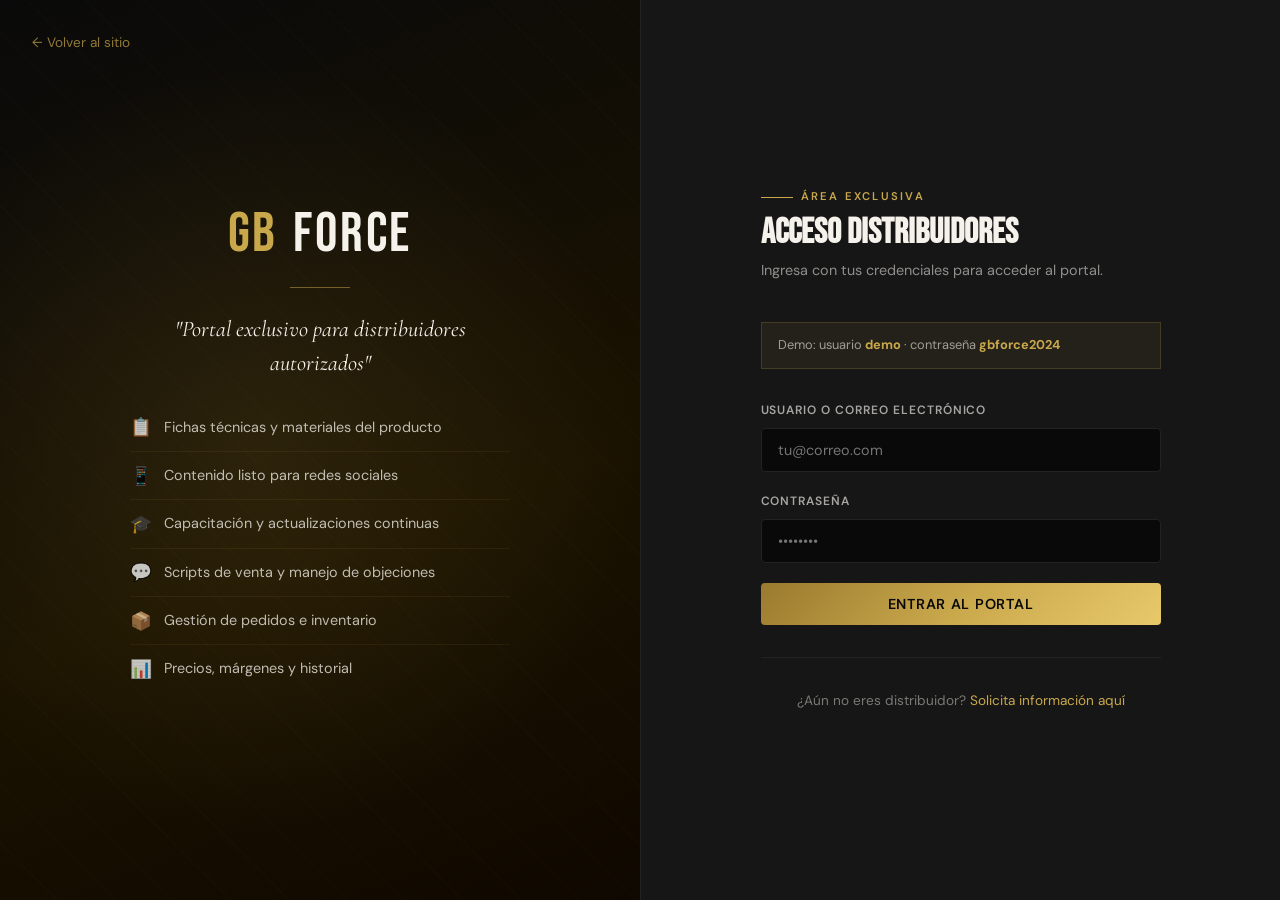
<file: dashboard.html>
<!DOCTYPE html>
<html lang="es">
<head>
<meta charset="UTF-8">
<!-- Meta Pixel Code -->
<script>
!function(f,b,e,v,n,t,s)
{if(f.fbq)return;n=f.fbq=function(){n.callMethod?
n.callMethod.apply(n,arguments):n.queue.push(arguments)};
if(!f._fbq)f._fbq=n;n.push=n;n.loaded=!0;n.version='2.0';
n.queue=[];t=b.createElement(e);t.async=!0;
t.src=v;s=b.getElementsByTagName(e)[0];
s.parentNode.insertBefore(t,s)}(window, document,'script',
'https://connect.facebook.net/en_US/fbevents.js');
fbq('init', '1676702536743834');
fbq('track', 'PageView');
</script>
<noscript><img height="1" width="1" style="display:none"
src="https://www.facebook.com/tr?id=1676702536743834&ev=PageView&noscript=1"
/></noscript>
<!-- End Meta Pixel Code -->
<meta name="viewport" content="width=device-width, initial-scale=1.0">
<title>Portal Distribuidores — GB FORCE</title>
<link rel="preconnect" href="https://fonts.googleapis.com">
<link rel="preconnect" href="https://fonts.gstatic.com" crossorigin>
<link href="https://fonts.googleapis.com/css2?family=Bebas+Neue&family=Cormorant+Garamond:ital,wght@0,400;0,600;1,400&family=DM+Sans:wght@300;400;500;600&display=swap" rel="stylesheet">
<link rel="stylesheet" href="styles.css?v=14">
<style>
  body { background: var(--black); }

  /* ── SIDEBAR ── */
  .dash-layout {
    min-height: 100vh;
    display: grid;
    grid-template-columns: 240px 1fr;
    grid-template-rows: auto 1fr;
  }

  .dash-sidebar {
    grid-row: 1 / -1;
    background: var(--black-card);
    border-right: 1px solid var(--black-border);
    display: flex;
    flex-direction: column;
    padding: 2rem 0;
    position: sticky;
    top: 0;
    height: 100vh;
    overflow-y: auto;
  }

  .sidebar-logo { padding: 0 1.5rem 2rem; border-bottom: 1px solid var(--black-border); margin-bottom: 1.5rem; }
  .sidebar-logo .logo-gb { font-family: var(--font-display); font-size: 1.8rem; color: var(--gold); }
  .sidebar-logo .logo-force { font-family: var(--font-display); font-size: 1.8rem; color: var(--white); }
  .sidebar-logo .logo-sub { display: block; font-size: 0.7rem; color: rgba(201,168,76,0.5); letter-spacing: 0.15em; text-transform: uppercase; margin-top: 2px; }

  .sidebar-section-label { font-size: 0.65rem; letter-spacing: 0.18em; text-transform: uppercase; color: rgba(201,168,76,0.45); padding: 0 1.5rem 0.5rem; margin-top: 1rem; }

  .sidebar-nav { list-style: none; padding: 0; margin: 0; }
  .sidebar-nav li a {
    display: flex; align-items: center; gap: 0.75rem;
    padding: 0.7rem 1.5rem;
    font-size: 0.875rem;
    color: rgba(245,242,236,0.65);
    text-decoration: none;
    transition: all 0.2s;
    border-left: 2px solid transparent;
  }
  .sidebar-nav li a:hover { color: var(--white); background: rgba(201,168,76,0.07); border-left-color: rgba(201,168,76,0.4); }
  .sidebar-nav li a.active { color: var(--gold); background: rgba(201,168,76,0.1); border-left-color: var(--gold); }
  .sidebar-nav li a .nav-icon { font-size: 1rem; flex-shrink: 0; }

  .sidebar-footer { margin-top: auto; padding: 1.5rem; border-top: 1px solid var(--black-border); }
  .sidebar-user { display: flex; align-items: center; gap: 0.75rem; margin-bottom: 1rem; }
  .sidebar-avatar { width: 36px; height: 36px; background: rgba(201,168,76,0.15); border: 1px solid rgba(201,168,76,0.3); border-radius: 50%; display: flex; align-items: center; justify-content: center; font-size: 0.9rem; }
  .sidebar-user-info { flex: 1; min-width: 0; }
  .sidebar-user-name { font-size: 0.85rem; color: var(--white); font-weight: 500; white-space: nowrap; overflow: hidden; text-overflow: ellipsis; }
  .sidebar-user-role { font-size: 0.7rem; color: rgba(201,168,76,0.6); }

  /* ── TOP BAR ── */
  .dash-topbar {
    grid-column: 2;
    background: var(--black-card);
    border-bottom: 1px solid var(--black-border);
    padding: 1rem 2rem;
    display: flex;
    align-items: center;
    justify-content: space-between;
    position: sticky;
    top: 0;
    z-index: 10;
  }
  .topbar-title { font-family: var(--font-display); font-size: 1.5rem; color: var(--white); letter-spacing: 0.05em; }
  .topbar-actions { display: flex; align-items: center; gap: 1rem; }
  .dash-search-input { background: var(--black); border: 1px solid var(--black-border); color: var(--white); padding: 0.5rem 1rem; border-radius: var(--radius-sm); font-size: 0.85rem; width: 220px; font-family: var(--font-body); }
  .dash-search-input::placeholder { color: rgba(245,242,236,0.35); }
  .dash-search-input:focus { outline: none; border-color: rgba(201,168,76,0.4); }

  /* ── MAIN CONTENT ── */
  .dash-main { grid-column: 2; padding: 2rem; overflow-y: auto; }

  /* ── STAT CARDS ── */
  .dash-stats { display: grid; grid-template-columns: repeat(4, 1fr); gap: 1rem; margin-bottom: 2.5rem; }
  .stat-card { background: var(--black-card); border: 1px solid var(--black-border); border-radius: var(--radius); padding: 1.25rem; }
  .stat-card-gold { border-color: rgba(201,168,76,0.3); background: rgba(201,168,76,0.05); }
  .stat-label { font-size: 0.7rem; letter-spacing: 0.15em; text-transform: uppercase; color: rgba(245,242,236,0.45); margin-bottom: 0.5rem; }
  .stat-value { font-family: var(--font-display); font-size: 2rem; color: var(--white); line-height: 1; }
  .stat-card-gold .stat-value { color: var(--gold); }
  .stat-sub { font-size: 0.75rem; color: rgba(245,242,236,0.4); margin-top: 0.25rem; }

  /* ── SECTION HEADER ── */
  .dash-section-header { display: flex; align-items: center; justify-content: space-between; margin-bottom: 1.25rem; }
  .dash-section-title { font-family: var(--font-display); font-size: 1.3rem; color: var(--white); letter-spacing: 0.05em; }

  /* ── RESOURCE GRID ── */
  .resource-grid { display: grid; grid-template-columns: repeat(auto-fill, minmax(220px, 1fr)); gap: 1rem; margin-bottom: 3rem; }
  .resource-card { background: var(--black-card); border: 1px solid var(--black-border); border-radius: var(--radius); padding: 1.5rem; display: flex; flex-direction: column; gap: 0.75rem; transition: border-color 0.2s, transform 0.2s; cursor: pointer; }
  .resource-card:hover { border-color: rgba(201,168,76,0.35); transform: translateY(-2px); }
  .resource-icon { font-size: 1.75rem; }
  .resource-title { font-weight: 500; color: var(--white); font-size: 0.9rem; }
  .resource-desc { font-size: 0.8rem; color: rgba(245,242,236,0.5); line-height: 1.5; flex: 1; }
  .resource-action { margin-top: auto; }
  .resource-card.featured { border-color: rgba(201,168,76,0.3); background: rgba(201,168,76,0.04); }
  .resource-card.featured .resource-title { color: var(--gold); }

  /* ── NOTICE BANNER ── */
  .dash-notice { background: rgba(201,168,76,0.07); border: 1px solid rgba(201,168,76,0.2); border-radius: var(--radius); padding: 1rem 1.5rem; margin-bottom: 2rem; display: flex; align-items: center; gap: 1rem; font-size: 0.875rem; color: rgba(245,242,236,0.75); }
  .dash-notice strong { color: var(--gold); }

  /* ── RESPONSIVE ── */
  @media (max-width: 1024px) {
    .dash-stats { grid-template-columns: repeat(2, 1fr); }
  }
  @media (max-width: 768px) {
    .dash-layout { grid-template-columns: 1fr; }
    .dash-sidebar { display: none; }
    .dash-topbar, .dash-main { grid-column: 1; }
    .dash-stats { grid-template-columns: repeat(2, 1fr); }
    .dash-search-input { width: 160px; }
  }
</style>
</head>
<body>

<div class="dash-layout">

  <!-- ── SIDEBAR ── -->
  <aside class="dash-sidebar">
    <div class="sidebar-logo">
      <span class="logo-gb">GB</span><span class="logo-force"> FORCE</span>
      <span class="logo-sub">Portal distribuidores</span>
    </div>

    <p class="sidebar-section-label">Principal</p>
    <ul class="sidebar-nav">
      <li><a href="#" class="active"><span class="nav-icon">🏠</span> Inicio</a></li>
      <li><a href="#pedidos"><span class="nav-icon">📦</span> Pedidos</a></li>
      <li><a href="#precios"><span class="nav-icon">💰</span> Precios y márgenes</a></li>
    </ul>

    <p class="sidebar-section-label">Materiales</p>
    <ul class="sidebar-nav">
      <li><a href="#fichas"><span class="nav-icon">📋</span> Fichas técnicas</a></li>
      <li><a href="#redes"><span class="nav-icon">📱</span> Redes sociales</a></li>
      <li><a href="#videos"><span class="nav-icon">🎬</span> Videos</a></li>
      <li><a href="#scripts"><span class="nav-icon">💬</span> Scripts WhatsApp</a></li>
      <li><a href="#objeciones"><span class="nav-icon">❓</span> Objeciones</a></li>
    </ul>

    <p class="sidebar-section-label">Capacitación</p>
    <ul class="sidebar-nav">
      <li><a href="#cursos"><span class="nav-icon">🎓</span> Cursos en video</a></li>
      <li><a href="#manual"><span class="nav-icon">📖</span> Manual de ventas</a></li>
      <li><a href="#certificaciones"><span class="nav-icon">📜</span> Certificaciones</a></li>
    </ul>

    <p class="sidebar-section-label">Soporte</p>
    <ul class="sidebar-nav">
      <li><a href="#soporte"><span class="nav-icon">📞</span> Contactar soporte</a></li>
      <li><a href="#noticias"><span class="nav-icon">📰</span> Noticias</a></li>
      <li><a href="index.html" target="_blank"><span class="nav-icon">🌐</span> Ver sitio público</a></li>
    </ul>

    <div class="sidebar-footer">
      <div class="sidebar-user">
        <div class="sidebar-avatar">👤</div>
        <div class="sidebar-user-info">
          <div class="sidebar-user-name" id="sidebarUserName">Distribuidor</div>
          <div class="sidebar-user-role">Distribuidor autorizado</div>
        </div>
      </div>
      <button class="btn-ghost" id="logoutBtn" style="width:100%;justify-content:center;font-size:0.8rem;padding:0.5rem 1rem;">Cerrar sesión</button>
    </div>
  </aside>

  <!-- ── TOP BAR ── -->
  <header class="dash-topbar">
    <span class="topbar-title">Portal distribuidores</span>
    <div class="topbar-actions">
      <input type="text" class="dash-search-input" id="dashSearch" placeholder="Buscar recursos...">
      <a href="index.html#formulario" class="btn-ghost" style="font-size:0.8rem;padding:0.5rem 1rem;">Referir distribuidor</a>
    </div>
  </header>

  <!-- ── MAIN CONTENT ── -->
  <main class="dash-main">

    <!-- Welcome notice -->
    <div class="dash-notice">
      <span style="font-size:1.25rem;">👋</span>
      <span>Bienvenido, <strong id="welcomeName">Distribuidor</strong>. Aquí encontrarás todos los recursos para operar y crecer con GB FORCE.</span>
    </div>

    <!-- Stats -->
    <div class="dash-stats">
      <div class="stat-card stat-card-gold">
        <div class="stat-label">Paquetes disponibles</div>
        <div class="stat-value">—</div>
        <div class="stat-sub">Contacta a tu asesor</div>
      </div>
      <div class="stat-card">
        <div class="stat-label">Materiales activos</div>
        <div class="stat-value">18</div>
        <div class="stat-sub">Recursos disponibles</div>
      </div>
      <div class="stat-card">
        <div class="stat-label">Cursos disponibles</div>
        <div class="stat-value">4</div>
        <div class="stat-sub">Capacitación completa</div>
      </div>
      <div class="stat-card">
        <div class="stat-label">Soporte</div>
        <div class="stat-value">24h</div>
        <div class="stat-sub">Tiempo de respuesta</div>
      </div>
    </div>

    <!-- Pedidos destacado -->
    <div class="dash-section-header" id="pedidos">
      <span class="dash-section-title">Pedidos e inventario</span>
    </div>
    <div class="resource-grid">
      <div class="resource-card featured">
        <div class="resource-icon">📦</div>
        <div class="resource-title">Levantar pedido</div>
        <div class="resource-desc">Solicita tu próximo inventario de distribución. Tu asesor procesará el pedido.</div>
        <div class="resource-action"><button class="btn-gold-sm">Pedir ahora</button></div>
      </div>
      <div class="resource-card">
        <div class="resource-icon">📊</div>
        <div class="resource-title">Historial de compras</div>
        <div class="resource-desc">Revisa tus pedidos anteriores, facturas y estado de envíos.</div>
        <div class="resource-action"><button class="btn-ghost-sm">Ver historial</button></div>
      </div>
      <div class="resource-card" id="precios">
        <div class="resource-icon">💰</div>
        <div class="resource-title">Lista de precios vigente</div>
        <div class="resource-desc">Precios de distribución, precio sugerido al público y márgenes actuales.</div>
        <div class="resource-action"><button class="btn-ghost-sm">Ver precios</button></div>
      </div>
      <div class="resource-card">
        <div class="resource-icon">🎁</div>
        <div class="resource-title">Promociones activas</div>
        <div class="resource-desc">Ofertas especiales vigentes para distribuidores. Actualizado mensualmente.</div>
        <div class="resource-action"><button class="btn-ghost-sm">Ver promociones</button></div>
      </div>
    </div>

    <!-- Materiales de venta -->
    <div class="dash-section-header" id="fichas">
      <span class="dash-section-title">Materiales de venta</span>
    </div>
    <div class="resource-grid">
      <div class="resource-card">
        <div class="resource-icon">📋</div>
        <div class="resource-title">Fichas técnicas del producto</div>
        <div class="resource-desc">Información detallada de ingredientes, beneficios y presentación para tu cliente.</div>
        <div class="resource-action"><button class="btn-ghost-sm">Descargar PDF</button></div>
      </div>
      <div class="resource-card" id="manual">
        <div class="resource-icon">📖</div>
        <div class="resource-title">Manual de ventas</div>
        <div class="resource-desc">Proceso de venta completo, argumentos y cómo cerrar efectivamente.</div>
        <div class="resource-action"><button class="btn-ghost-sm">Ver manual</button></div>
      </div>
      <div class="resource-card">
        <div class="resource-icon">🎨</div>
        <div class="resource-title">Manual de marca</div>
        <div class="resource-desc">Uso correcto del logo, colores y tipografía oficial de GB FORCE.</div>
        <div class="resource-action"><button class="btn-ghost-sm">Descargar</button></div>
      </div>
      <div class="resource-card" id="objeciones">
        <div class="resource-icon">❓</div>
        <div class="resource-title">Manejo de objeciones</div>
        <div class="resource-desc">Respuestas probadas a las dudas más comunes del cliente final.</div>
        <div class="resource-action"><button class="btn-ghost-sm">Ver respuestas</button></div>
      </div>
    </div>

    <!-- Contenido digital -->
    <div class="dash-section-header" id="redes">
      <span class="dash-section-title">Contenido digital</span>
    </div>
    <div class="resource-grid">
      <div class="resource-card">
        <div class="resource-icon">📱</div>
        <div class="resource-title">Material para redes sociales</div>
        <div class="resource-desc">Posts, stories e imágenes premium listas para publicar en Instagram, Facebook y más.</div>
        <div class="resource-action"><button class="btn-ghost-sm">Descargar pack</button></div>
      </div>
      <div class="resource-card" id="videos">
        <div class="resource-icon">🎬</div>
        <div class="resource-title">Videos comerciales</div>
        <div class="resource-desc">Material audiovisual oficial para compartir con clientes y en redes.</div>
        <div class="resource-action"><button class="btn-ghost-sm">Ver videos</button></div>
      </div>
      <div class="resource-card">
        <div class="resource-icon">🖼️</div>
        <div class="resource-title">Galería del producto</div>
        <div class="resource-desc">Fotografías premium del producto en alta resolución para cualquier uso comercial.</div>
        <div class="resource-action"><button class="btn-ghost-sm">Ver galería</button></div>
      </div>
      <div class="resource-card" id="scripts">
        <div class="resource-icon">💬</div>
        <div class="resource-title">Scripts de WhatsApp</div>
        <div class="resource-desc">Guiones probados para iniciar conversaciones, hacer seguimiento y cerrar ventas.</div>
        <div class="resource-action"><button class="btn-ghost-sm">Ver scripts</button></div>
      </div>
      <div class="resource-card">
        <div class="resource-icon">📞</div>
        <div class="resource-title">Scripts de llamada</div>
        <div class="resource-desc">Conversaciones telefónicas estructuradas para distintos perfiles de cliente.</div>
        <div class="resource-action"><button class="btn-ghost-sm">Ver</button></div>
      </div>
      <div class="resource-card">
        <div class="resource-icon">🧮</div>
        <div class="resource-title">Calculadora de ganancias</div>
        <div class="resource-desc">Herramienta para mostrar el modelo comercial a clientes o potenciales subdistribuidores.</div>
        <div class="resource-action"><a href="index.html#calculadora" class="btn-ghost-sm" target="_blank">Abrir</a></div>
      </div>
    </div>

    <!-- Capacitación -->
    <div class="dash-section-header" id="cursos">
      <span class="dash-section-title">Capacitación</span>
    </div>
    <div class="resource-grid">
      <div class="resource-card featured">
        <div class="resource-icon">🎓</div>
        <div class="resource-title">Curso de arranque</div>
        <div class="resource-desc">Todo lo que necesitas para empezar: producto, argumentos, proceso y primeras ventas.</div>
        <div class="resource-action"><button class="btn-gold-sm">Ver curso</button></div>
      </div>
      <div class="resource-card">
        <div class="resource-icon">🏆</div>
        <div class="resource-title">Técnicas de cierre</div>
        <div class="resource-desc">Estrategias avanzadas para cerrar ventas con distintos perfiles de cliente.</div>
        <div class="resource-action"><button class="btn-ghost-sm">Ver curso</button></div>
      </div>
      <div class="resource-card">
        <div class="resource-icon">🌐</div>
        <div class="resource-title">Ventas por redes sociales</div>
        <div class="resource-desc">Cómo usar Instagram, Facebook y WhatsApp para generar clientes de forma consistente.</div>
        <div class="resource-action"><button class="btn-ghost-sm">Ver curso</button></div>
      </div>
      <div class="resource-card" id="certificaciones">
        <div class="resource-icon">📜</div>
        <div class="resource-title">Certificaciones oficiales</div>
        <div class="resource-desc">Registros sanitarios, certificados y documentos de respaldo oficial del producto.</div>
        <div class="resource-action"><button class="btn-ghost-sm">Descargar</button></div>
      </div>
    </div>

    <!-- Soporte -->
    <div class="dash-section-header" id="soporte">
      <span class="dash-section-title">Soporte comercial</span>
    </div>
    <div class="resource-grid">
      <div class="resource-card featured">
        <div class="resource-icon">📞</div>
        <div class="resource-title">Contactar a tu asesor</div>
        <div class="resource-desc">Comunícate directamente con tu asesor GB FORCE para dudas, pedidos o estrategia.</div>
        <div class="resource-action">
          <a href="https://wa.me/521XXXXXXXXXX?text=Hola,%20soy%20distribuidor%20de%20GB%20FORCE%20y%20necesito%20soporte" target="_blank" class="btn-gold-sm">WhatsApp</a>
        </div>
      </div>
      <div class="resource-card" id="noticias">
        <div class="resource-icon">📰</div>
        <div class="resource-title">Noticias y actualizaciones</div>
        <div class="resource-desc">Cambios de precios, nuevos materiales, promociones y novedades del producto.</div>
        <div class="resource-action"><button class="btn-ghost-sm">Ver noticias</button></div>
      </div>
    </div>

  </main>
</div>

<script src="analytics.js?v=1"></script>
<script>
  // Auth guard
  const user = sessionStorage.getItem('gbforce_user') || localStorage.getItem('gbforce_user');
  if (!user) {
    window.location.href = 'login.html';
  } else {
    const displayName = user.includes('@') ? user.split('@')[0] : user;
    const nameEl = document.getElementById('welcomeName');
    const sidebarEl = document.getElementById('sidebarUserName');
    if (nameEl) nameEl.textContent = displayName.charAt(0).toUpperCase() + displayName.slice(1);
    if (sidebarEl) sidebarEl.textContent = displayName.charAt(0).toUpperCase() + displayName.slice(1);
  }

  // Logout
  document.getElementById('logoutBtn').addEventListener('click', function() {
    sessionStorage.removeItem('gbforce_user');
    localStorage.removeItem('gbforce_user');
    window.location.href = 'login.html';
  });

  // Search filter
  document.getElementById('dashSearch').addEventListener('input', function() {
    const q = this.value.toLowerCase().trim();
    document.querySelectorAll('.resource-card').forEach(card => {
      const text = card.textContent.toLowerCase();
      card.style.display = !q || text.includes(q) ? '' : 'none';
    });
  });

  // Sidebar active link on click
  document.querySelectorAll('.sidebar-nav a').forEach(link => {
    link.addEventListener('click', function() {
      document.querySelectorAll('.sidebar-nav a').forEach(l => l.classList.remove('active'));
      this.classList.add('active');
    });
  });
</script>
</body>
</html>
</file>
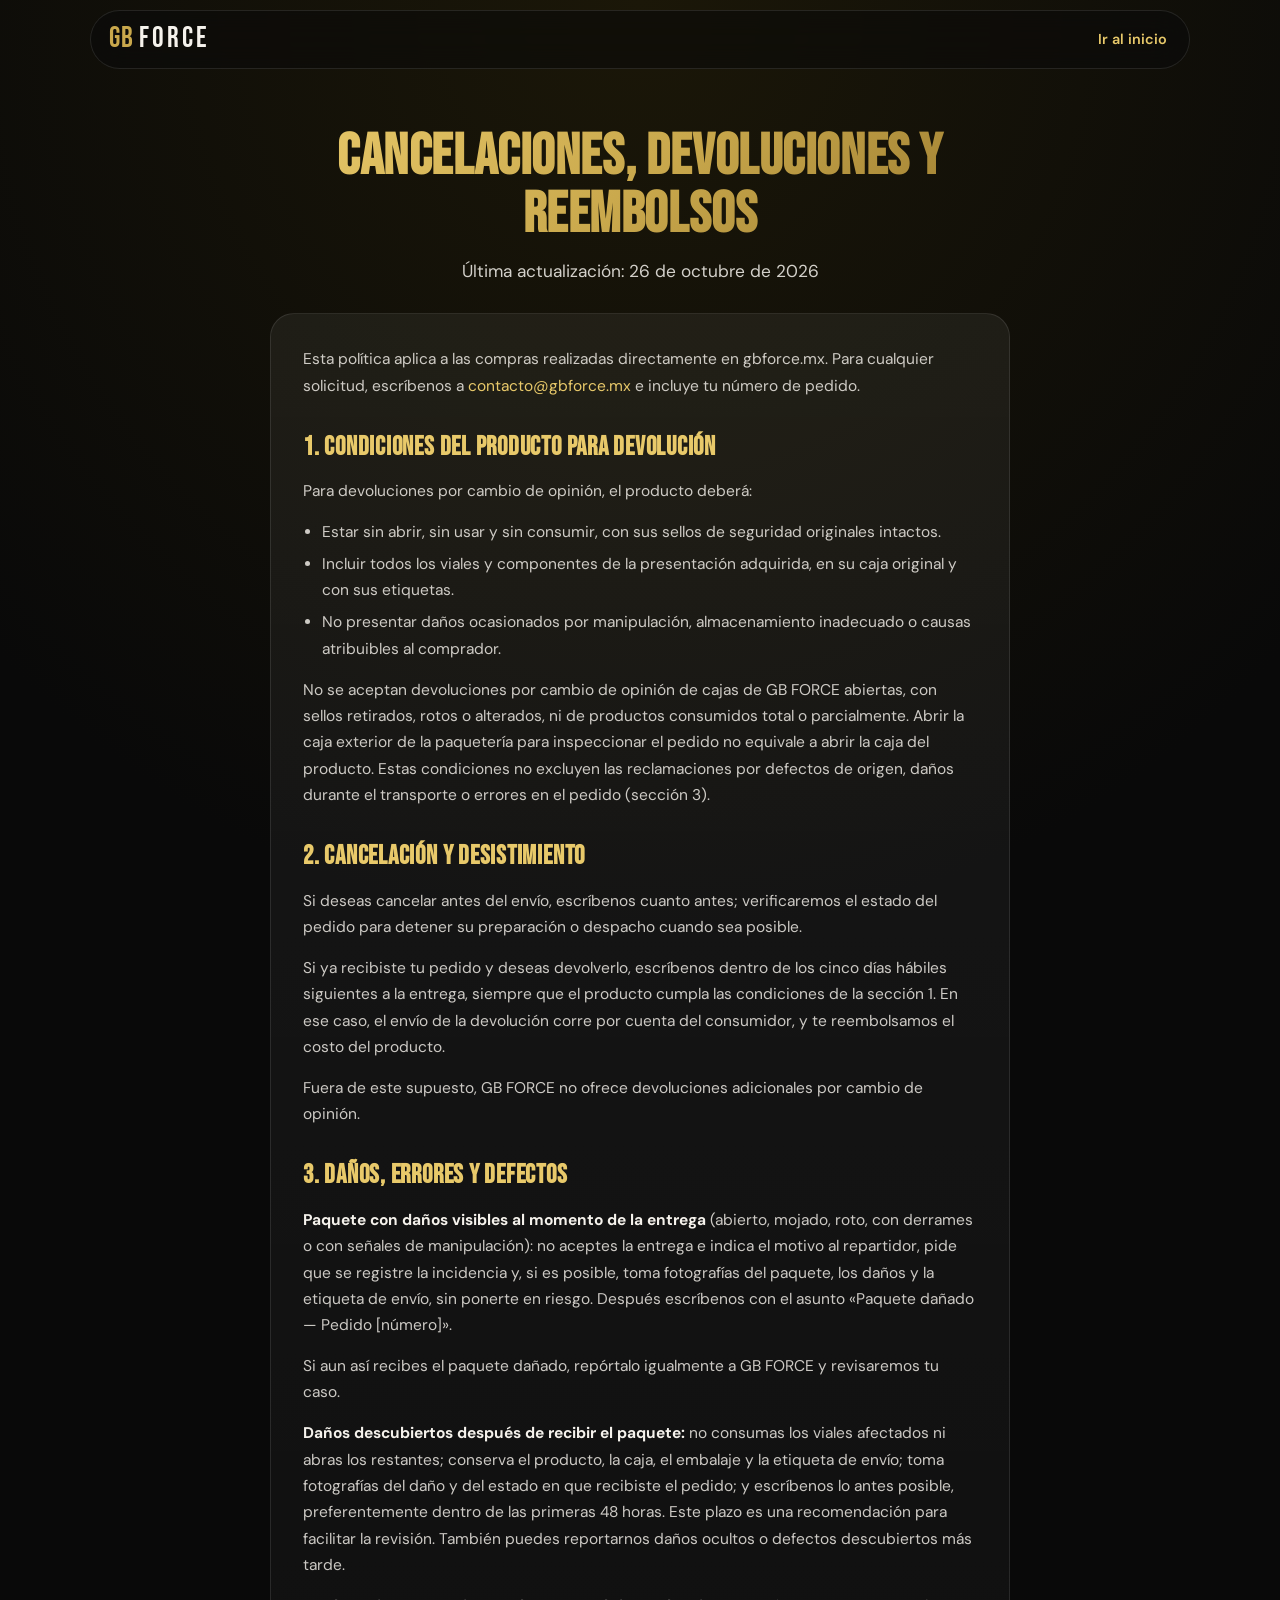
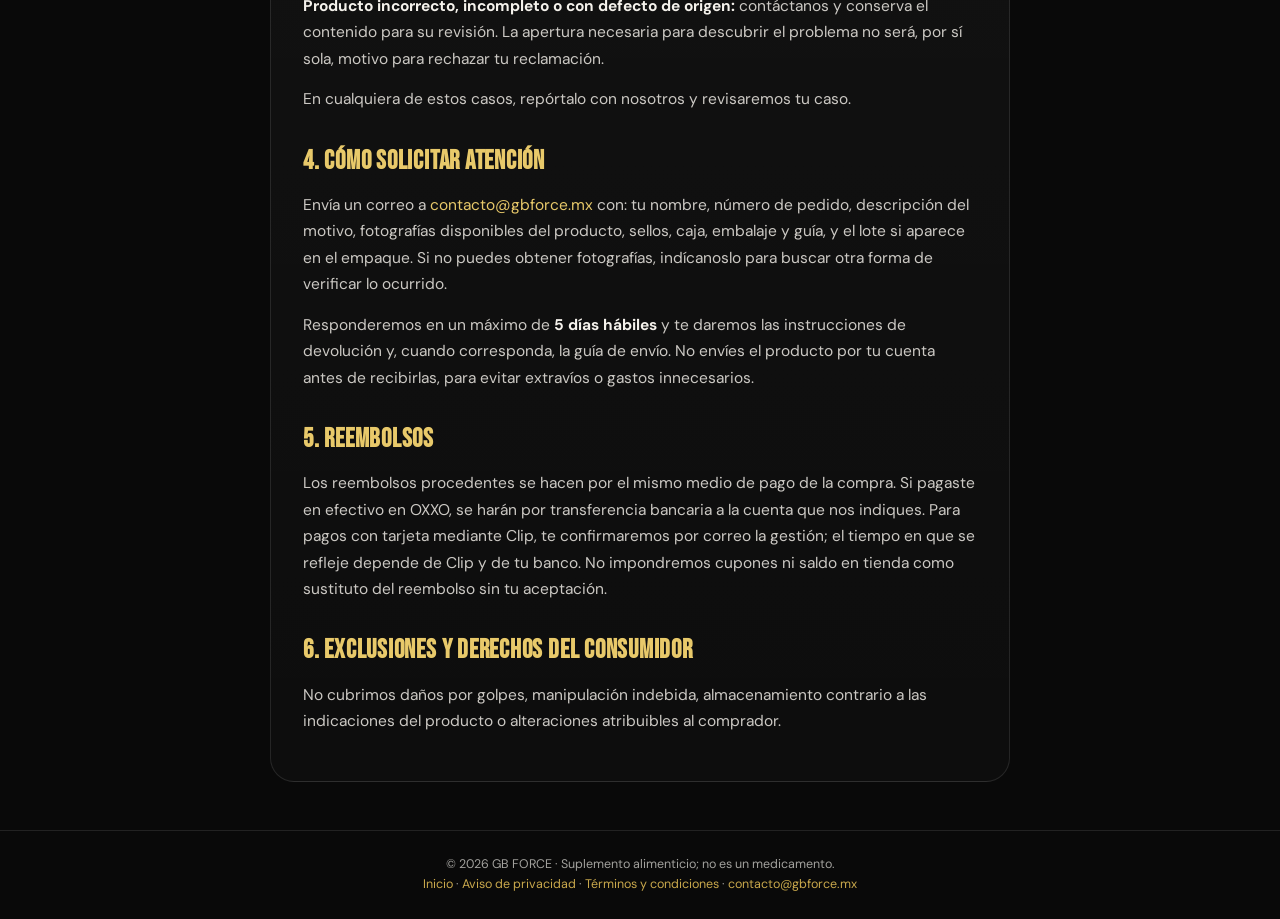
<file: devoluciones.html>
<!DOCTYPE html>
<html lang="es">
<head>
<meta charset="UTF-8">
<script>document.documentElement.className += ' js';</script>
<!-- Meta Pixel Code -->
<script>
!function(f,b,e,v,n,t,s)
{if(f.fbq)return;n=f.fbq=function(){n.callMethod?
n.callMethod.apply(n,arguments):n.queue.push(arguments)};
if(!f._fbq)f._fbq=n;n.push=n;n.loaded=!0;n.version='2.0';
n.queue=[];t=b.createElement(e);t.async=!0;
t.src=v;s=b.getElementsByTagName(e)[0];
s.parentNode.insertBefore(t,s)}(window, document,'script',
'https://connect.facebook.net/en_US/fbevents.js');
fbq('init', '1676702536743834');
fbq('track', 'PageView');
</script>
<noscript><img height="1" width="1" style="display:none"
src="https://www.facebook.com/tr?id=1676702536743834&ev=PageView&noscript=1"
/></noscript>
<!-- End Meta Pixel Code -->
<meta name="viewport" content="width=device-width, initial-scale=1.0">
<meta name="theme-color" content="#090909">
<title>Cancelaciones, devoluciones y reembolsos — GB FORCE</title>
<meta name="description" content="Política de cancelaciones, devoluciones y reembolsos de GB FORCE: desistimiento, paquetes dañados, productos con defecto y cómo solicitar atención.">
<link rel="icon" type="image/x-icon" href="/favicon.ico">
<link rel="icon" type="image/png" sizes="32x32" href="/favicon-32x32.png">
<link rel="apple-touch-icon" sizes="180x180" href="/apple-touch-icon.png">
<link rel="preconnect" href="https://fonts.googleapis.com">
<link rel="preconnect" href="https://fonts.gstatic.com" crossorigin>
<link href="https://fonts.googleapis.com/css2?family=Bebas+Neue&family=Cormorant+Garamond:ital,wght@0,400;0,600;1,400&family=DM+Sans:wght@300;400;500;600;700&display=swap" rel="stylesheet">
<link rel="stylesheet" href="styles.css?v=14">
<link rel="stylesheet" href="landing.css?v=16">
</head>
<body data-page="gracias">

<header class="mx-nav">
  <a href="index.html" class="logo"><span class="logo-gb">GB</span><span class="logo-force">FORCE</span></a>
  <a href="index.html" class="px-back">Ir al inicio</a>
</header>

<main class="gx-main">
  <div class="mx-wrap gx-wrap gx-wrap-wide">

    <div class="gx-hero">
      <h1 class="gx-title">Cancelaciones, devoluciones y reembolsos</h1>
      <p class="gx-lead">Última actualización: 26 de octubre de 2026</p>
    </div>

    <article class="gx-card gx-prose">

      <p>Esta política aplica a las compras realizadas directamente en gbforce.mx. Para cualquier solicitud, escríbenos a <a href="mailto:contacto@gbforce.mx">contacto@gbforce.mx</a> e incluye tu número de pedido.</p>

      <h2>1. Condiciones del producto para devolución</h2>
      <p>Para devoluciones por cambio de opinión, el producto deberá:</p>
      <ul>
        <li>Estar sin abrir, sin usar y sin consumir, con sus sellos de seguridad originales intactos.</li>
        <li>Incluir todos los viales y componentes de la presentación adquirida, en su caja original y con sus etiquetas.</li>
        <li>No presentar daños ocasionados por manipulación, almacenamiento inadecuado o causas atribuibles al comprador.</li>
      </ul>
      <p>No se aceptan devoluciones por cambio de opinión de cajas de GB FORCE abiertas, con sellos retirados, rotos o alterados, ni de productos consumidos total o parcialmente. Abrir la caja exterior de la paquetería para inspeccionar el pedido no equivale a abrir la caja del producto. Estas condiciones no excluyen las reclamaciones por defectos de origen, daños durante el transporte o errores en el pedido (sección 3).</p>

      <h2>2. Cancelación y desistimiento</h2>
      <p>Si deseas cancelar antes del envío, escríbenos cuanto antes; verificaremos el estado del pedido para detener su preparación o despacho cuando sea posible.</p>
      <p>Si ya recibiste tu pedido y deseas devolverlo, escríbenos dentro de los cinco días hábiles siguientes a la entrega, siempre que el producto cumpla las condiciones de la sección 1. En ese caso, el envío de la devolución corre por cuenta del consumidor, y te reembolsamos el costo del producto.</p>
      <p>Fuera de este supuesto, GB FORCE no ofrece devoluciones adicionales por cambio de opinión.</p>

      <h2>3. Daños, errores y defectos</h2>
      <p><b>Paquete con daños visibles al momento de la entrega</b> (abierto, mojado, roto, con derrames o con señales de manipulación): no aceptes la entrega e indica el motivo al repartidor, pide que se registre la incidencia y, si es posible, toma fotografías del paquete, los daños y la etiqueta de envío, sin ponerte en riesgo. Después escríbenos con el asunto «Paquete dañado — Pedido [número]».</p>
      <p>Si aun así recibes el paquete dañado, repórtalo igualmente a GB FORCE y revisaremos tu caso.</p>
      <p><b>Daños descubiertos después de recibir el paquete:</b> no consumas los viales afectados ni abras los restantes; conserva el producto, la caja, el embalaje y la etiqueta de envío; toma fotografías del daño y del estado en que recibiste el pedido; y escríbenos lo antes posible, preferentemente dentro de las primeras 48 horas. Este plazo es una recomendación para facilitar la revisión. También puedes reportarnos daños ocultos o defectos descubiertos más tarde.</p>
      <p><b>Producto incorrecto, incompleto o con defecto de origen:</b> contáctanos y conserva el contenido para su revisión. La apertura necesaria para descubrir el problema no será, por sí sola, motivo para rechazar tu reclamación.</p>
      <p>En cualquiera de estos casos, repórtalo con nosotros y revisaremos tu caso.</p>

      <h2>4. Cómo solicitar atención</h2>
      <p>Envía un correo a <a href="mailto:contacto@gbforce.mx">contacto@gbforce.mx</a> con: tu nombre, número de pedido, descripción del motivo, fotografías disponibles del producto, sellos, caja, embalaje y guía, y el lote si aparece en el empaque. Si no puedes obtener fotografías, indícanoslo para buscar otra forma de verificar lo ocurrido.</p>
      <p>Responderemos en un máximo de <b>5 días hábiles</b> y te daremos las instrucciones de devolución y, cuando corresponda, la guía de envío. No envíes el producto por tu cuenta antes de recibirlas, para evitar extravíos o gastos innecesarios.</p>

      <h2>5. Reembolsos</h2>
      <p>Los reembolsos procedentes se hacen por el mismo medio de pago de la compra. Si pagaste en efectivo en OXXO, se harán por transferencia bancaria a la cuenta que nos indiques. Para pagos con tarjeta mediante Clip, te confirmaremos por correo la gestión; el tiempo en que se refleje depende de Clip y de tu banco. No impondremos cupones ni saldo en tienda como sustituto del reembolso sin tu aceptación.</p>

      <h2>6. Exclusiones y derechos del consumidor</h2>
      <p>No cubrimos daños por golpes, manipulación indebida, almacenamiento contrario a las indicaciones del producto o alteraciones atribuibles al comprador.</p>

    </article>
  </div>
</main>

<footer class="lp-footer">
  <p>© 2026 GB FORCE · Suplemento alimenticio; no es un medicamento.</p>
  <p><a href="index.html">Inicio</a> · <a href="privacidad.html">Aviso de privacidad</a> · <a href="terminos.html">Términos y condiciones</a> · <a href="mailto:contacto@gbforce.mx">contacto@gbforce.mx</a></p>
</footer>

</body>
</html>
</file>
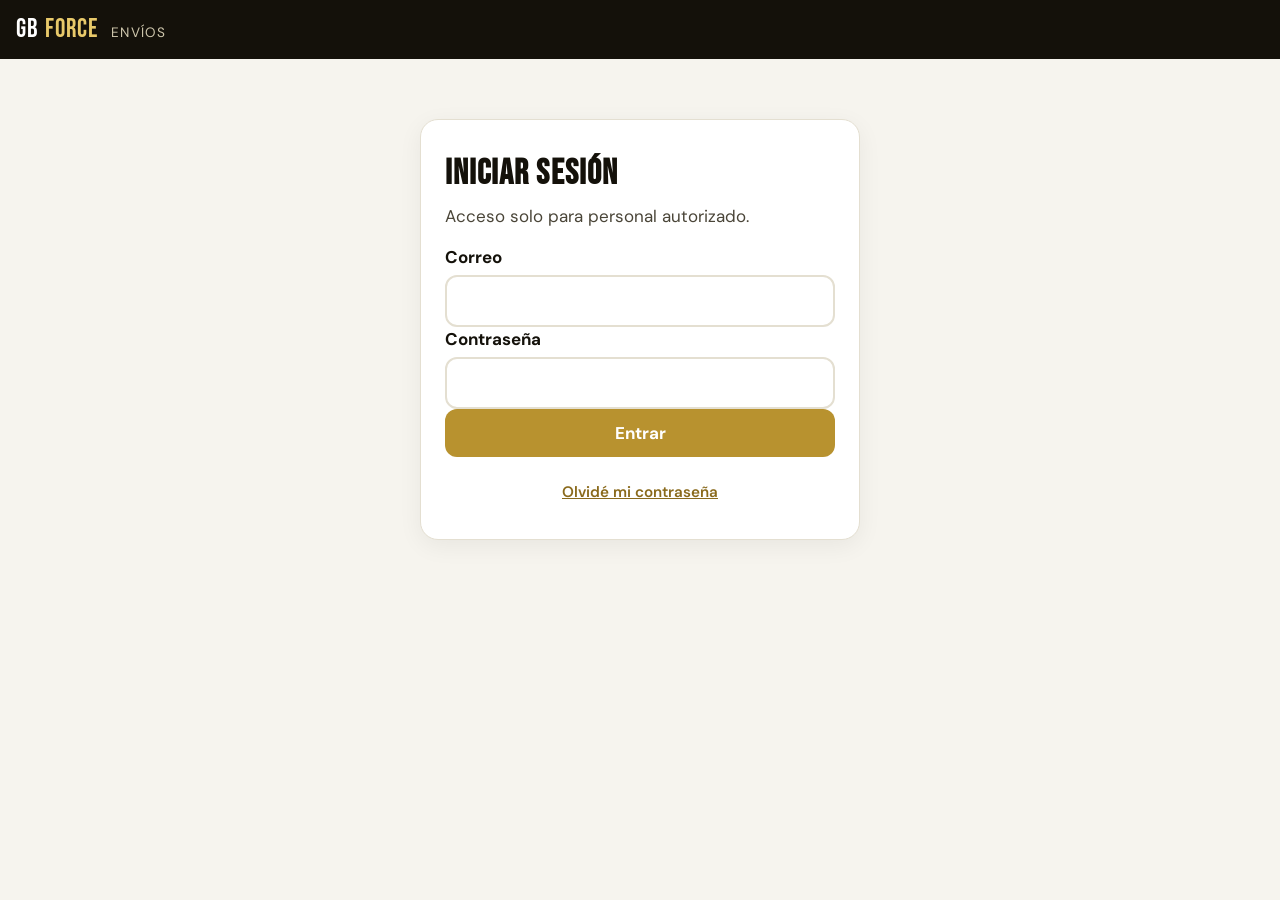
<file: envios.html>
<!DOCTYPE html>
<html lang="es">
<head>
<meta charset="UTF-8">
<meta name="viewport" content="width=device-width, initial-scale=1.0">
<meta name="robots" content="noindex, nofollow, noarchive">
<meta name="referrer" content="no-referrer">
<title>Envíos — GB FORCE</title>
<link rel="icon" type="image/x-icon" href="/favicon.ico">
<link rel="preconnect" href="https://fonts.googleapis.com">
<link rel="preconnect" href="https://fonts.gstatic.com" crossorigin>
<link href="https://fonts.googleapis.com/css2?family=Bebas+Neue&family=DM+Sans:wght@400;500;600;700&display=swap" rel="stylesheet">
<link rel="stylesheet" href="envios.css?v=2">
<!-- Página interna: sin Meta Pixel ni analítica a propósito (contiene datos de clientes) -->
</head>
<body data-page="envios">

<header class="ev-top">
  <div class="ev-brand"><span class="ev-gb">GB</span><span class="ev-force">FORCE</span><span class="ev-sub">Envíos</span></div>
  <div class="ev-actions" id="topActions" hidden>
    <span class="ev-user" id="userEmail"></span>
    <button type="button" class="ev-btn ev-btn-ghost" id="btnRefresh">Actualizar</button>
    <button type="button" class="ev-btn ev-btn-ghost" id="btnPrint">Imprimir</button>
    <button type="button" class="ev-btn ev-btn-ghost" id="btnLogout">Cerrar sesión</button>
  </div>
</header>

<main class="ev-main">

  <p class="ev-msg" id="bootMsg" role="status">Cargando…</p>

  <!-- 1. Iniciar sesión -->
  <section class="ev-gate" id="viewLogin" hidden>
    <h1>Iniciar sesión</h1>
    <p>Acceso solo para personal autorizado.</p>
    <form id="loginForm" autocomplete="on">
      <label class="ev-label" for="loginEmail">Correo</label>
      <input type="email" id="loginEmail" class="ev-input" autocomplete="username" required>
      <label class="ev-label" for="loginPass">Contraseña</label>
      <input type="password" id="loginPass" class="ev-input" autocomplete="current-password" required>
      <p class="ev-error" id="loginError" role="alert" hidden></p>
      <p class="ev-ok" id="loginOk" role="status" hidden></p>
      <button type="submit" class="ev-btn ev-btn-main" id="loginBtn">Entrar</button>
    </form>
    <button type="button" class="ev-link" id="linkForgot">Olvidé mi contraseña</button>
  </section>

  <!-- 2. Olvidé mi contraseña -->
  <section class="ev-gate" id="viewForgot" hidden>
    <h1>Restablecer contraseña</h1>
    <p>Escribe tu correo y te enviaremos un enlace para crear una contraseña nueva.</p>
    <form id="forgotForm">
      <label class="ev-label" for="forgotEmail">Correo</label>
      <input type="email" id="forgotEmail" class="ev-input" autocomplete="username" required>
      <p class="ev-error" id="forgotError" role="alert" hidden></p>
      <p class="ev-ok" id="forgotOk" role="status" hidden></p>
      <button type="submit" class="ev-btn ev-btn-main" id="forgotBtn">Enviar enlace</button>
    </form>
    <button type="button" class="ev-link" id="linkBackLogin1">Volver a iniciar sesión</button>
  </section>

  <!-- 3. Contraseña nueva (llegó desde el enlace del correo) -->
  <section class="ev-gate" id="viewNewPass" hidden>
    <h1>Crea tu contraseña nueva</h1>
    <p>Usa al menos 12 caracteres, con letras y números.</p>
    <form id="newPassForm">
      <label class="ev-label" for="newPass1">Contraseña nueva</label>
      <input type="password" id="newPass1" class="ev-input" autocomplete="new-password" minlength="12" required>
      <label class="ev-label" for="newPass2">Repite la contraseña</label>
      <input type="password" id="newPass2" class="ev-input" autocomplete="new-password" minlength="12" required>
      <div id="newPassMfa" hidden>
        <label class="ev-label" for="newPassCode">Código de Google Authenticator</label>
        <input type="text" id="newPassCode" class="ev-input ev-code" inputmode="numeric" autocomplete="one-time-code" maxlength="6" pattern="[0-9]{6}">
      </div>
      <p class="ev-error" id="newPassError" role="alert" hidden></p>
      <button type="submit" class="ev-btn ev-btn-main" id="newPassBtn">Guardar contraseña</button>
    </form>
  </section>

  <!-- 4. Activar autenticación de dos pasos (primera vez) -->
  <section class="ev-gate" id="viewEnroll" hidden>
    <h1>Activa la verificación en dos pasos</h1>
    <p>Es obligatoria. Solo se hace una vez.</p>
    <ol class="ev-steps">
      <li>Instala <b>Google Authenticator</b> en tu celular.</li>
      <li>Ábrela, toca <b>+</b> y elige <b>Escanear código QR</b>.</li>
      <li>Escanea este código y escribe abajo los 6 números que aparezcan.</li>
    </ol>
    <div class="ev-qr"><img id="qrImg" alt="Código QR para Google Authenticator" width="200" height="200"></div>
    <details class="ev-details"><summary>No puedo escanear el código</summary>
      <p>Escribe esta clave a mano en la app (tipo «basada en tiempo»):</p>
      <code id="qrSecret" class="ev-secret"></code>
    </details>
    <form id="enrollForm">
      <label class="ev-label" for="enrollCode">Código de 6 números</label>
      <input type="text" id="enrollCode" class="ev-input ev-code" inputmode="numeric" autocomplete="one-time-code" maxlength="6" pattern="[0-9]{6}" required>
      <p class="ev-error" id="enrollError" role="alert" hidden></p>
      <button type="submit" class="ev-btn ev-btn-main" id="enrollBtn">Activar y entrar</button>
    </form>
    <button type="button" class="ev-link" id="linkLogout1">Cancelar y salir</button>
  </section>

  <!-- 5. Código de verificación (cada inicio de sesión) -->
  <section class="ev-gate" id="viewMfa" hidden>
    <h1>Verificación en dos pasos</h1>
    <p>Abre Google Authenticator y escribe el código de 6 números de «GB FORCE».</p>
    <form id="mfaForm">
      <label class="ev-label" for="mfaCode">Código de 6 números</label>
      <input type="text" id="mfaCode" class="ev-input ev-code" inputmode="numeric" autocomplete="one-time-code" maxlength="6" pattern="[0-9]{6}" required>
      <p class="ev-error" id="mfaError" role="alert" hidden></p>
      <button type="submit" class="ev-btn ev-btn-main" id="mfaBtn">Verificar</button>
    </form>
    <button type="button" class="ev-link" id="linkLogout2">Cancelar y salir</button>
  </section>

  <!-- 6. Panel de envíos -->
  <section id="viewApp" hidden>
    <div class="ev-summary" aria-live="polite">
      <div><span class="ev-num" id="sumPedidos">0</span><span class="ev-lbl">pedidos</span></div>
      <div><span class="ev-num ev-num-gold" id="sumCajas">0</span><span class="ev-lbl">cajas</span></div>
    </div>

    <div class="ev-tabs" role="tablist">
      <button type="button" role="tab" class="ev-tab ev-tab-on" id="tabPor" aria-selected="true">Por enviar</button>
      <button type="button" role="tab" class="ev-tab" id="tabEnv" aria-selected="false">Enviados (14 días)</button>
    </div>

    <p class="ev-print-head" id="printHead"></p>
    <p class="ev-msg" id="listMsg" role="status"></p>
    <div class="ev-list" id="list"></div>
  </section>

</main>

<script src="vendor/supabase-js-2.118.0.js"></script>
<script src="envios.js?v=3"></script>
</body>
</html>
</file>
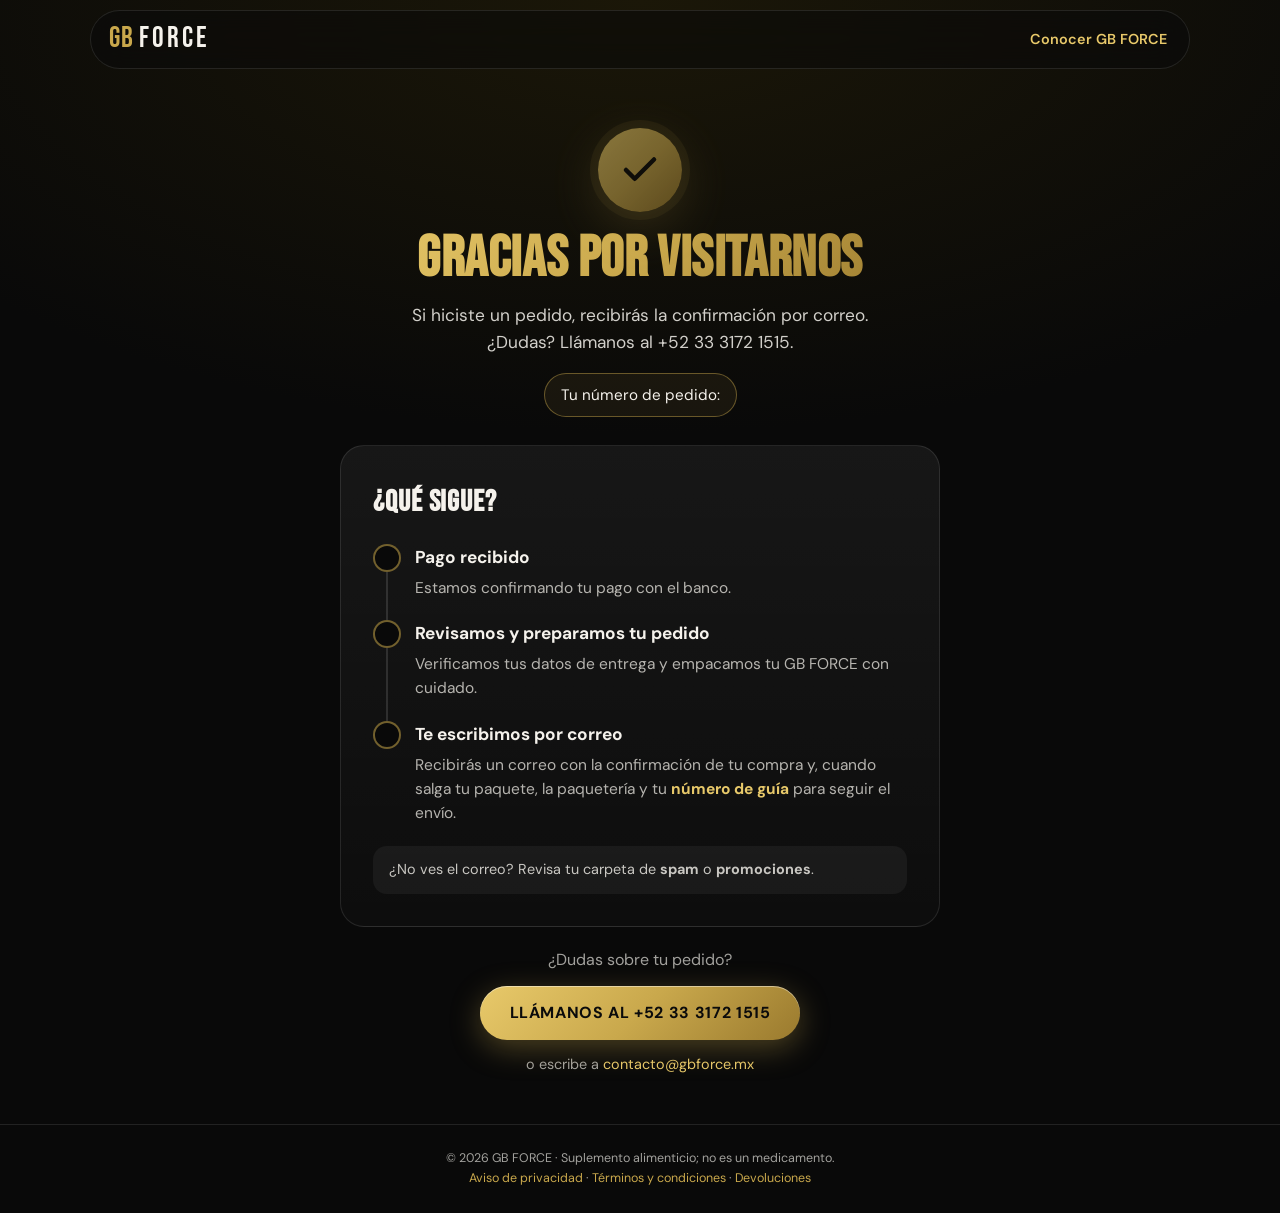
<file: gracias.html>
<!DOCTYPE html>
<html lang="es">
<head>
<meta charset="UTF-8">
<script>document.documentElement.className += ' js';</script>
<!-- Meta Pixel Code -->
<script>
!function(f,b,e,v,n,t,s)
{if(f.fbq)return;n=f.fbq=function(){n.callMethod?
n.callMethod.apply(n,arguments):n.queue.push(arguments)};
if(!f._fbq)f._fbq=n;n.push=n;n.loaded=!0;n.version='2.0';
n.queue=[];t=b.createElement(e);t.async=!0;
t.src=v;s=b.getElementsByTagName(e)[0];
s.parentNode.insertBefore(t,s)}(window, document,'script',
'https://connect.facebook.net/en_US/fbevents.js');
fbq('init', '1676702536743834');
fbq('track', 'PageView');
</script>
<noscript><img height="1" width="1" style="display:none"
src="https://www.facebook.com/tr?id=1676702536743834&ev=PageView&noscript=1"
/></noscript>
<!-- End Meta Pixel Code -->
<meta name="viewport" content="width=device-width, initial-scale=1.0">
<meta name="theme-color" content="#090909">
<title>Gracias por tu compra — GB FORCE</title>
<meta name="robots" content="noindex, nofollow">
<link rel="icon" type="image/x-icon" href="/favicon.ico">
<link rel="icon" type="image/png" sizes="32x32" href="/favicon-32x32.png">
<link rel="apple-touch-icon" sizes="180x180" href="/apple-touch-icon.png">
<link rel="preconnect" href="https://fonts.googleapis.com">
<link rel="preconnect" href="https://fonts.gstatic.com" crossorigin>
<link href="https://fonts.googleapis.com/css2?family=Bebas+Neue&family=Cormorant+Garamond:ital,wght@0,400;0,600;1,400&family=DM+Sans:wght@300;400;500;600;700&display=swap" rel="stylesheet">
<link rel="stylesheet" href="styles.css?v=14">
<link rel="stylesheet" href="landing.css?v=16">
</head>
<body data-page="gracias">

<header class="mx-nav">
  <a href="index.html" class="logo"><span class="logo-gb">GB</span><span class="logo-force">FORCE</span></a>
  <a href="index.html" class="px-back">Conocer GB FORCE</a>
</header>

<main class="gx-main">
  <div class="mx-wrap gx-wrap">

    <div class="gx-hero">
      <div class="gx-check" id="gIcon" aria-hidden="true">
        <svg viewBox="0 0 24 24" fill="none" stroke="currentColor" stroke-width="2.6" stroke-linecap="round" stroke-linejoin="round"><path d="M20 6 9 17l-5-5"/></svg>
      </div>
      <h1 class="gx-title" id="gTitle">Confirmando tu pago…</h1>
      <p class="gx-lead" id="gMsg" aria-live="polite">Estamos verificando tu pago. Esto toma solo unos segundos.</p>
      <p class="gx-order" id="gOrderWrap" hidden>Tu número de pedido: <b id="gOrder"></b></p>
    </div>

    <section class="gx-card" aria-labelledby="gNext">
      <h2 class="gx-h2" id="gNext">¿Qué sigue?</h2>
      <ol class="gx-steps">
        <li class="gx-step" id="gStep1">
          <span class="gx-dot" aria-hidden="true"></span>
          <div>
            <h3>Pago recibido</h3>
            <p id="gStep1Text">Estamos confirmando tu pago con el banco.</p>
          </div>
        </li>
        <li class="gx-step">
          <span class="gx-dot" aria-hidden="true"></span>
          <div>
            <h3>Revisamos y preparamos tu pedido</h3>
            <p>Verificamos tus datos de entrega y empacamos tu GB FORCE con cuidado.</p>
          </div>
        </li>
        <li class="gx-step">
          <span class="gx-dot" aria-hidden="true"></span>
          <div>
            <h3>Te escribimos por correo</h3>
            <p>Recibirás un correo con la confirmación de tu compra y, cuando salga tu paquete, la paquetería y tu <b>número de guía</b> para seguir el envío.</p>
          </div>
        </li>
      </ol>
      <p class="gx-tip">¿No ves el correo? Revisa tu carpeta de <b>spam</b> o <b>promociones</b>.</p>
    </section>

    <section class="gx-help">
      <p>¿Dudas sobre tu pedido?</p>
      <a class="mx-btn mx-btn-block" href="tel:+523331721515">Llámanos al +52 33 3172 1515</a>
      <p class="gx-mail">o escribe a <a href="mailto:contacto@gbforce.mx">contacto@gbforce.mx</a></p>
    </section>

  </div>
</main>

<footer class="lp-footer">
  <p>© 2026 GB FORCE · Suplemento alimenticio; no es un medicamento.</p>
  <p><a href="privacidad.html">Aviso de privacidad</a> · <a href="terminos.html">Términos y condiciones</a> · <a href="devoluciones.html">Devoluciones</a></p>
</footer>

<script src="analytics.js?v=1"></script>
<script src="landing.js?v=10"></script>
</body>
</html>
</file>
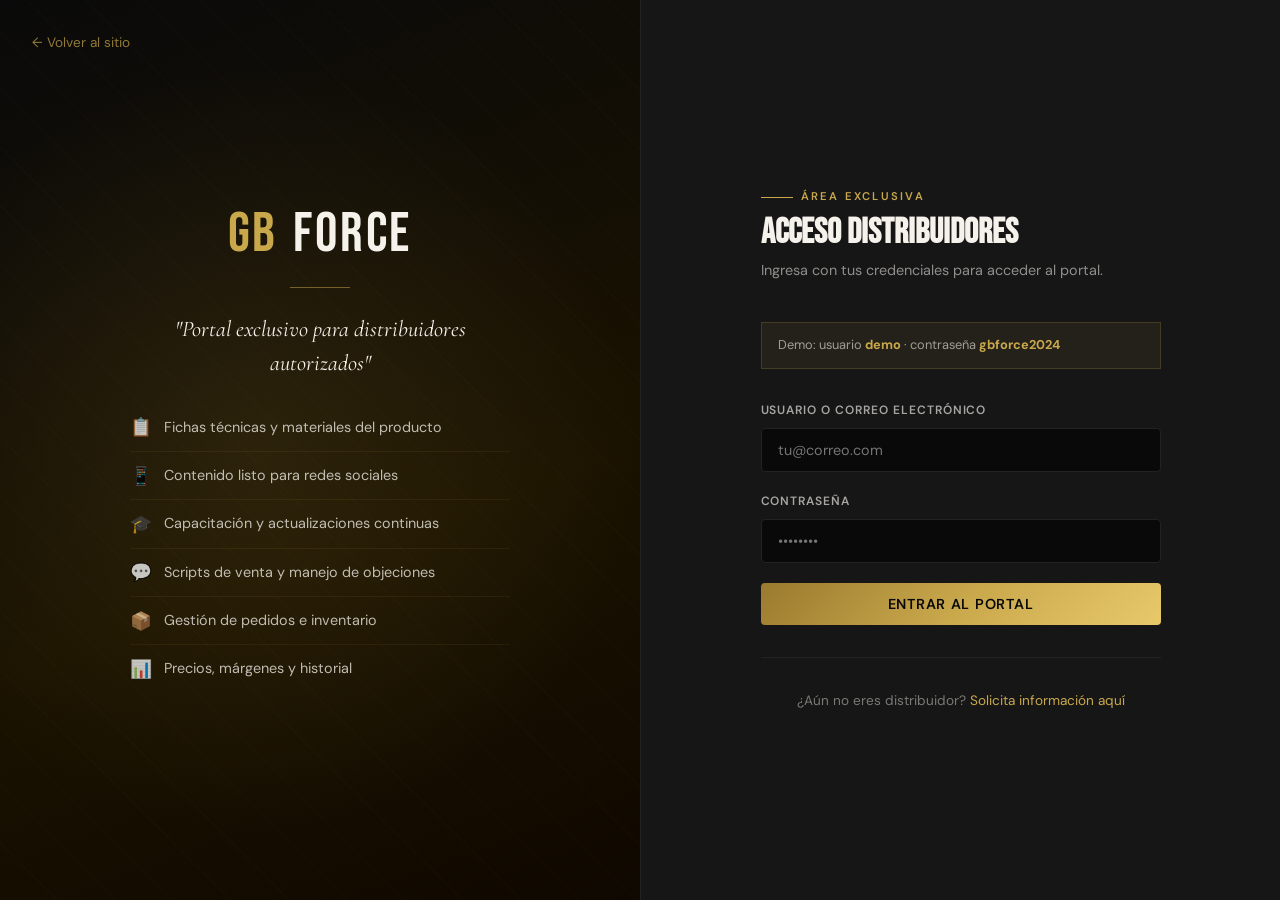
<file: login.html>
<!DOCTYPE html>
<html lang="es">
<head>
<meta charset="UTF-8">
<!-- Meta Pixel Code -->
<script>
!function(f,b,e,v,n,t,s)
{if(f.fbq)return;n=f.fbq=function(){n.callMethod?
n.callMethod.apply(n,arguments):n.queue.push(arguments)};
if(!f._fbq)f._fbq=n;n.push=n;n.loaded=!0;n.version='2.0';
n.queue=[];t=b.createElement(e);t.async=!0;
t.src=v;s=b.getElementsByTagName(e)[0];
s.parentNode.insertBefore(t,s)}(window, document,'script',
'https://connect.facebook.net/en_US/fbevents.js');
fbq('init', '1676702536743834');
fbq('track', 'PageView');
</script>
<noscript><img height="1" width="1" style="display:none"
src="https://www.facebook.com/tr?id=1676702536743834&ev=PageView&noscript=1"
/></noscript>
<!-- End Meta Pixel Code -->
<meta name="viewport" content="width=device-width, initial-scale=1.0">
<title>Acceso Distribuidores — GB FORCE</title>
<link rel="preconnect" href="https://fonts.googleapis.com">
<link rel="preconnect" href="https://fonts.gstatic.com" crossorigin>
<link href="https://fonts.googleapis.com/css2?family=Bebas+Neue&family=Cormorant+Garamond:ital,wght@0,400;0,600;1,400&family=DM+Sans:wght@300;400;500;600&display=swap" rel="stylesheet">
<link rel="stylesheet" href="styles.css?v=14">
<style>
  .login-page {
    min-height: 100vh;
    background: var(--black);
    display: grid;
    grid-template-columns: 1fr 1fr;
    position: relative;
  }

  /* Left — brand panel */
  .login-brand-panel {
    background: linear-gradient(160deg, #0a0a0a 0%, #1a1200 60%, #0f0800 100%);
    display: flex;
    flex-direction: column;
    align-items: center;
    justify-content: center;
    padding: 3rem;
    position: relative;
    overflow: hidden;
  }
  .login-brand-panel::before {
    content: '';
    position: absolute; inset: 0;
    background:
      radial-gradient(circle at 40% 50%, rgba(201,168,76,0.12) 0%, transparent 65%),
      repeating-linear-gradient(45deg, transparent, transparent 40px, rgba(201,168,76,0.03) 40px, rgba(201,168,76,0.03) 41px);
  }
  .login-brand-inner { position: relative; z-index: 1; text-align: center; max-width: 380px; }
  .login-brand-logo { margin-bottom: 1.5rem; }
  .login-brand-logo .logo-gb  { font-family: var(--font-display); font-size: 3.5rem; color: var(--gold); letter-spacing: 0.05em; }
  .login-brand-logo .logo-force { font-family: var(--font-display); font-size: 3.5rem; color: var(--white); letter-spacing: 0.05em; }
  .login-brand-logo .logo-sub { display: block; font-family: var(--font-body); font-size: 0.75rem; color: rgba(201,168,76,0.6); letter-spacing: 0.2em; text-transform: uppercase; margin-top: 0.25rem; }
  .login-brand-tagline { font-family: var(--font-serif); font-size: 1.4rem; color: var(--white); font-style: italic; margin: 1.5rem 0; line-height: 1.5; }
  .login-brand-divider { width: 60px; height: 1px; background: var(--gold); margin: 1.5rem auto; opacity: 0.5; }
  .login-brand-features { list-style: none; padding: 0; text-align: left; }
  .login-brand-features li { display: flex; align-items: center; gap: 0.75rem; padding: 0.6rem 0; color: rgba(245,242,236,0.75); font-size: 0.9rem; border-bottom: 1px solid rgba(201,168,76,0.08); }
  .login-brand-features li:last-child { border-bottom: none; }
  .login-brand-features li span { font-size: 1.1rem; }
  .login-back { position: absolute; top: 2rem; left: 2rem; z-index: 2; font-family: var(--font-body); font-size: 0.85rem; color: rgba(201,168,76,0.7); text-decoration: none; display: flex; align-items: center; gap: 0.4rem; transition: color 0.2s; }
  .login-back:hover { color: var(--gold); }

  /* Right — form panel */
  .login-form-panel {
    background: var(--black-card);
    display: flex;
    flex-direction: column;
    align-items: center;
    justify-content: center;
    padding: 3rem;
    border-left: 1px solid var(--black-border);
  }
  .login-form-wrap { width: 100%; max-width: 400px; }
  .login-form-title { font-family: var(--font-display); font-size: 2.2rem; color: var(--white); margin-bottom: 0.4rem; line-height: 1.1; }
  .login-form-sub { font-size: 0.9rem; color: rgba(245,242,236,0.55); margin-bottom: 2.5rem; }
  .login-error { background: rgba(139,26,26,0.25); border: 1px solid rgba(139,26,26,0.5); color: #e87a7a; padding: 0.75rem 1rem; border-radius: var(--radius-sm); font-size: 0.875rem; margin-bottom: 1rem; display: none; }
  .login-error.visible { display: block; }
  .login-demo { background: rgba(201,168,76,0.08); border: 1px solid rgba(201,168,76,0.2); border-radius: var(--radius-sm); padding: 0.75rem 1rem; margin-bottom: 2rem; font-size: 0.8rem; color: rgba(245,242,236,0.6); }
  .login-demo strong { color: var(--gold); }
  .login-separator { text-align: center; margin-top: 2rem; padding-top: 2rem; border-top: 1px solid var(--black-border); }
  .login-separator p { font-size: 0.85rem; color: rgba(245,242,236,0.45); }
  .login-separator a { color: var(--gold); text-decoration: none; }
  .login-separator a:hover { text-decoration: underline; }
  .btn-full { width: 100%; justify-content: center; }

  /* Loading state */
  .login-btn-loading { pointer-events: none; opacity: 0.7; }
  .login-btn-loading::after { content: ''; display: inline-block; width: 14px; height: 14px; border: 2px solid rgba(9,9,9,0.4); border-top-color: var(--black); border-radius: 50%; animation: spin 0.6s linear infinite; margin-left: 0.5rem; vertical-align: middle; }
  @keyframes spin { to { transform: rotate(360deg); } }

  @media (max-width: 768px) {
    .login-page { grid-template-columns: 1fr; }
    .login-brand-panel { display: none; }
    .login-form-panel { border-left: none; padding: 2rem 1.5rem; min-height: 100vh; }
  }
</style>
</head>
<body>

<div class="login-page">

  <!-- Brand panel -->
  <div class="login-brand-panel">
    <a href="index.html" class="login-back">← Volver al sitio</a>
    <div class="login-brand-inner">
      <div class="login-brand-logo">
        <span class="logo-gb">GB</span><span class="logo-force"> FORCE</span>
      </div>
      <div class="login-brand-divider"></div>
      <p class="login-brand-tagline">"Portal exclusivo para distribuidores autorizados"</p>
      <ul class="login-brand-features">
        <li><span>📋</span> Fichas técnicas y materiales del producto</li>
        <li><span>📱</span> Contenido listo para redes sociales</li>
        <li><span>🎓</span> Capacitación y actualizaciones continuas</li>
        <li><span>💬</span> Scripts de venta y manejo de objeciones</li>
        <li><span>📦</span> Gestión de pedidos e inventario</li>
        <li><span>📊</span> Precios, márgenes y historial</li>
      </ul>
    </div>
  </div>

  <!-- Form panel -->
  <div class="login-form-panel">
    <div class="login-form-wrap">
      <p class="section-label" style="margin-bottom:0.5rem;">Área exclusiva</p>
      <h1 class="login-form-title">Acceso distribuidores</h1>
      <p class="login-form-sub">Ingresa con tus credenciales para acceder al portal.</p>

      <div class="login-demo">
        Demo: usuario <strong>demo</strong> · contraseña <strong>gbforce2024</strong>
      </div>

      <div class="login-error" id="loginError">Usuario o contraseña incorrectos. Verifica tus datos e intenta de nuevo.</div>

      <form id="loginForm" novalidate>
        <div class="form-group">
          <label>Usuario o correo electrónico</label>
          <input type="text" id="loginUser" placeholder="tu@correo.com" autocomplete="username" required>
        </div>
        <div class="form-group">
          <label>Contraseña</label>
          <input type="password" id="loginPass" placeholder="••••••••" autocomplete="current-password" required>
        </div>
        <button type="submit" class="btn-gold btn-lg btn-full" id="loginBtn">Entrar al portal</button>
      </form>

      <div class="login-separator">
        <p>¿Aún no eres distribuidor? <a href="oportunidad.html#formulario">Solicita información aquí</a></p>
      </div>
    </div>
  </div>

</div>

<script src="analytics.js?v=1"></script>
<script>
  const form = document.getElementById('loginForm');
  const errorBox = document.getElementById('loginError');
  const loginBtn = document.getElementById('loginBtn');

  form.addEventListener('submit', function(e) {
    e.preventDefault();
    const user = document.getElementById('loginUser').value.trim();
    const pass = document.getElementById('loginPass').value.trim();

    errorBox.classList.remove('visible');
    loginBtn.classList.add('login-btn-loading');
    loginBtn.textContent = 'Verificando';

    // Simulate auth delay
    setTimeout(function() {
      if ((user === 'demo' || user === 'demo@gbforce.com') && pass === 'gbforce2024') {
        sessionStorage.setItem('gbforce_user', user);
        if (typeof gbTrackEvent === 'function') {
          gbTrackEvent('CompleteRegistration', { content_name: 'login' });
        }
        window.location.href = 'dashboard.html';
      } else {
        errorBox.classList.add('visible');
        loginBtn.classList.remove('login-btn-loading');
        loginBtn.textContent = 'Entrar al portal';
        document.getElementById('loginPass').value = '';
        document.getElementById('loginPass').focus();
      }
    }, 900);
  });
</script>
</body>
</html>
</file>
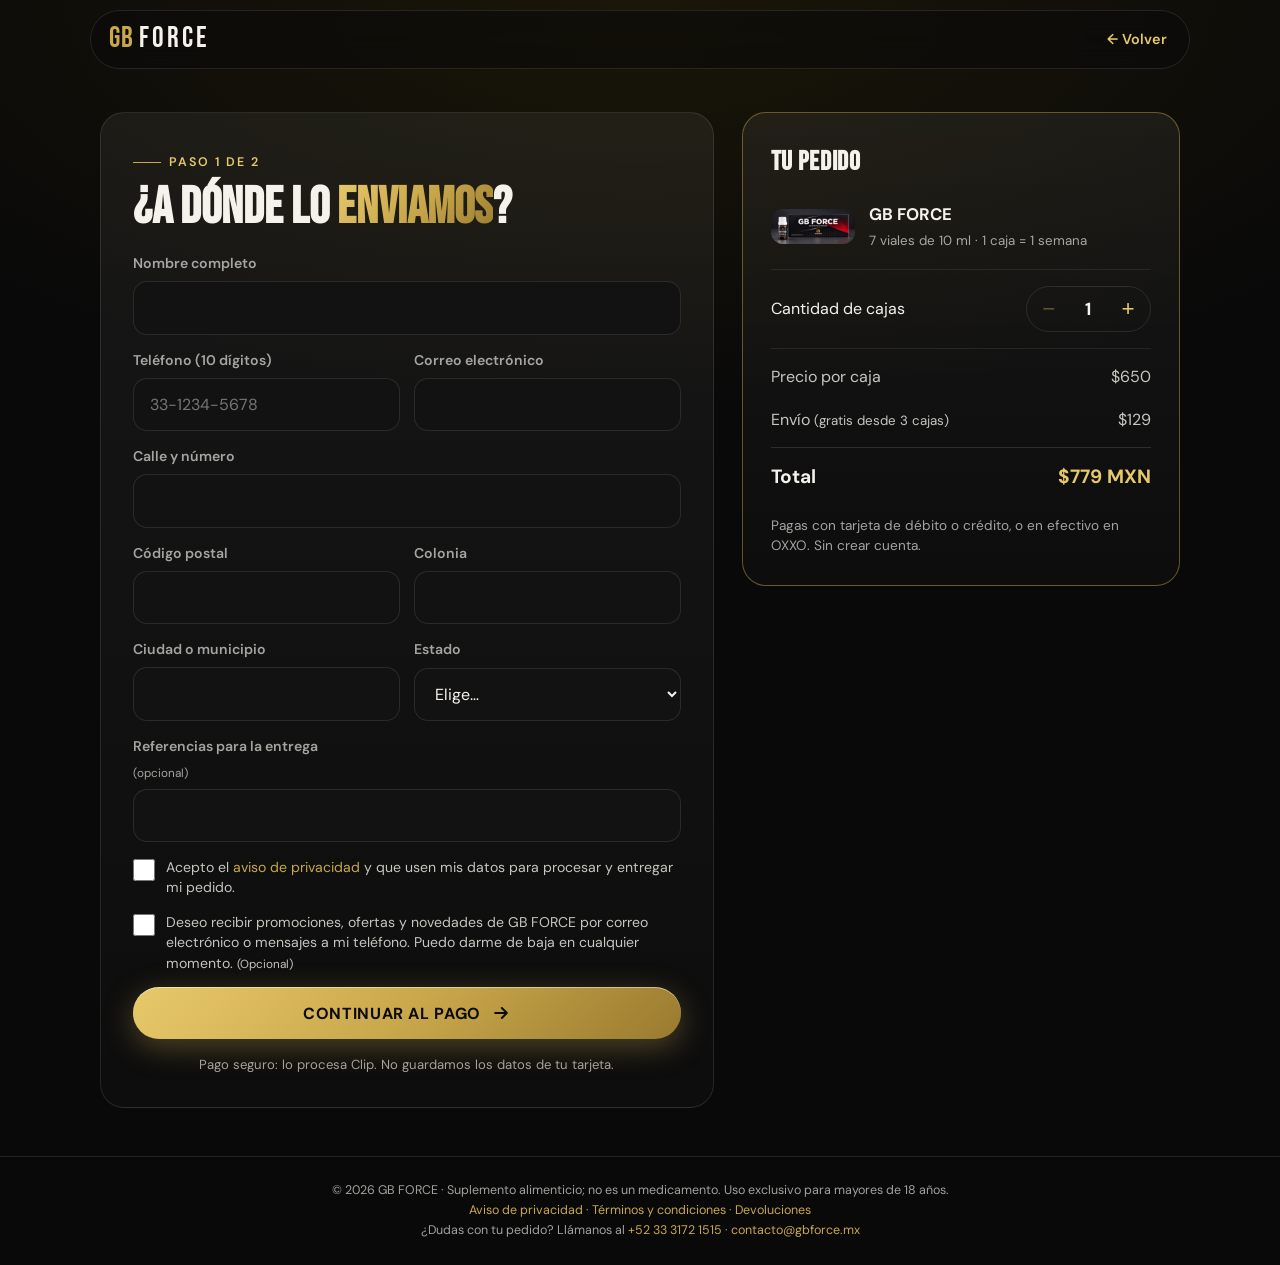
<file: pedido.html>
<!DOCTYPE html>
<html lang="es">
<head>
<meta charset="UTF-8">
<script>document.documentElement.className += ' js';</script>
<!-- Meta Pixel Code -->
<script>
!function(f,b,e,v,n,t,s)
{if(f.fbq)return;n=f.fbq=function(){n.callMethod?
n.callMethod.apply(n,arguments):n.queue.push(arguments)};
if(!f._fbq)f._fbq=n;n.push=n;n.loaded=!0;n.version='2.0';
n.queue=[];t=b.createElement(e);t.async=!0;
t.src=v;s=b.getElementsByTagName(e)[0];
s.parentNode.insertBefore(t,s)}(window, document,'script',
'https://connect.facebook.net/en_US/fbevents.js');
fbq('init', '1676702536743834');
fbq('track', 'PageView');
</script>
<noscript><img height="1" width="1" style="display:none"
src="https://www.facebook.com/tr?id=1676702536743834&ev=PageView&noscript=1"
/></noscript>
<!-- End Meta Pixel Code -->
<meta name="viewport" content="width=device-width, initial-scale=1.0">
<meta name="theme-color" content="#090909">
<title>Finaliza tu pedido — GB FORCE</title>
<meta name="robots" content="noindex, nofollow">
<link rel="icon" type="image/x-icon" href="/favicon.ico">
<link rel="icon" type="image/png" sizes="32x32" href="/favicon-32x32.png">
<link rel="apple-touch-icon" sizes="180x180" href="/apple-touch-icon.png">
<link rel="preconnect" href="https://fonts.googleapis.com">
<link rel="preconnect" href="https://fonts.gstatic.com" crossorigin>
<link href="https://fonts.googleapis.com/css2?family=Bebas+Neue&family=Cormorant+Garamond:ital,wght@0,400;0,600;1,400&family=DM+Sans:wght@300;400;500;600;700&display=swap" rel="stylesheet">
<link rel="stylesheet" href="styles.css?v=14">
<link rel="stylesheet" href="landing.css?v=23">
</head>
<body data-page="pedido">

<header class="mx-nav">
  <a href="comprar.html" class="logo"><span class="logo-gb">GB</span><span class="logo-force">FORCE</span></a>
  <a href="comprar.html" data-keep-utm class="px-back">← Volver</a>
</header>

<main class="px-main">
  <div class="mx-wrap px-grid">

    <!-- Resumen del pedido (primero en celular) -->
    <aside class="px-summary" aria-label="Resumen del pedido">
      <h2 class="px-h2">Tu pedido</h2>
      <div class="px-item">
        <img src="assets/caja-vial.jpg" alt="Caja y vial de GB FORCE" width="120" height="87">
        <div>
          <b>GB FORCE</b>
          <small>7 viales de 10 ml · 1 caja = 1 semana</small>
        </div>
      </div>
      <div class="px-qty">
        <span id="qtyLabel">Cantidad de cajas</span>
        <div class="px-stepper" role="group" aria-labelledby="qtyLabel">
          <button type="button" id="qtyMinus" aria-label="Quitar una caja">−</button>
          <output id="qtyValue" aria-live="polite">1</output>
          <button type="button" id="qtyPlus" aria-label="Agregar una caja">+</button>
        </div>
      </div>
      <dl class="px-totals">
        <div><dt>Precio por caja</dt><dd data-unit-price>$650</dd></div>
        <div><dt>Envío <small>(gratis desde 3 cajas)</small></dt><dd id="shipValue">Por definir</dd></div>
        <div class="px-total"><dt>Total</dt><dd id="totalValue">$650 MXN</dd></div>
      </dl>
      <p class="px-bulk" id="bulkNote" hidden>12 cajas es el máximo por pedido en línea. ¿Compras en volumen? <a href="mailto:contacto@gbforce.mx">Contáctanos</a>: podemos ofrecerte un mejor precio. O <a href="oportunidad.html">hazte socio comercial</a> y obtén una ganancia por vender GB FORCE.</p>
      <p class="px-note">Pagas con tarjeta de débito o crédito, o en efectivo en OXXO. Sin crear cuenta.</p>
    </aside>

    <!-- Datos de envío y pago -->
    <section class="px-card">
      <span class="mx-eyebrow">Paso 1 de 2</span>
      <h1 class="px-title">¿A dónde lo <em>enviamos</em>?</h1>

      <form id="pedidoForm" novalidate>
        <fieldset id="formFields" class="px-fields">
          <div class="px-row">
            <label class="px-field">Nombre completo
              <input type="text" name="nombre" required autocomplete="name" maxlength="80">
            </label>
          </div>
          <div class="px-row px-row-2">
            <label class="px-field">Teléfono (10 dígitos)
              <input type="tel" name="telefono" required inputmode="numeric" autocomplete="tel-national" maxlength="12" placeholder="33-1234-5678">
            </label>
            <label class="px-field">Correo electrónico
              <input type="email" name="correo" required autocomplete="email" maxlength="120">
            </label>
          </div>
          <div class="px-row">
            <label class="px-field">Calle y número
              <input type="text" name="calle" required autocomplete="address-line1" maxlength="120">
            </label>
          </div>
          <div class="px-row px-row-2">
            <label class="px-field">Código postal
              <input type="text" name="cp" required inputmode="numeric" autocomplete="postal-code" maxlength="5">
            </label>
            <label class="px-field">Colonia
              <input type="text" name="colonia" required autocomplete="address-line2" maxlength="80" list="coloniasList">
              <datalist id="coloniasList"></datalist>
            </label>
          </div>
          <div class="px-row px-row-2">
            <label class="px-field">Ciudad o municipio
              <input type="text" name="ciudad" required autocomplete="address-level2" maxlength="80">
            </label>
            <label class="px-field">Estado
              <select name="estado" required autocomplete="address-level1">
                <option value="">Elige…</option>
                <option>Aguascalientes</option><option>Baja California</option><option>Baja California Sur</option>
                <option>Campeche</option><option>Chiapas</option><option>Chihuahua</option>
                <option>Ciudad de México</option><option>Coahuila</option><option>Colima</option>
                <option>Durango</option><option>Estado de México</option><option>Guanajuato</option>
                <option>Guerrero</option><option>Hidalgo</option><option>Jalisco</option>
                <option>Michoacán</option><option>Morelos</option><option>Nayarit</option>
                <option>Nuevo León</option><option>Oaxaca</option><option>Puebla</option>
                <option>Querétaro</option><option>Quintana Roo</option><option>San Luis Potosí</option>
                <option>Sinaloa</option><option>Sonora</option><option>Tabasco</option>
                <option>Tamaulipas</option><option>Tlaxcala</option><option>Veracruz</option>
                <option>Yucatán</option><option>Zacatecas</option>
              </select>
            </label>
          </div>
          <div class="px-row">
            <label class="px-field">Referencias para la entrega <small>(opcional)</small>
              <input type="text" name="referencias" autocomplete="off" maxlength="160">
            </label>
          </div>
          <!-- Campo trampa para bots: las personas no lo ven -->
          <div class="px-hp" aria-hidden="true"><label>No llenar<input type="text" name="website" tabindex="-1" autocomplete="off"></label></div>

          <label class="px-check">
            <input type="checkbox" name="aviso" required>
            <span>Acepto el <a href="privacidad.html" target="_blank" rel="noopener">aviso de privacidad</a> y que usen mis datos para procesar y entregar mi pedido.</span>
          </label>

          <label class="px-check">
            <input type="checkbox" name="promociones">
            <span>Deseo recibir promociones, ofertas y novedades de GB FORCE por correo electrónico o mensajes a mi teléfono. Puedo darme de baja en cualquier momento. <small>(Opcional)</small></span>
          </label>

          <p class="px-error" id="pedidoError" role="alert" hidden></p>
          <button type="submit" class="mx-btn mx-btn-block" id="payBtn">Continuar al pago
            <svg viewBox="0 0 24 24" fill="none" stroke="currentColor" stroke-width="2.4" stroke-linecap="round" stroke-linejoin="round" aria-hidden="true"><path d="M5 12h14M13 6l6 6-6 6"/></svg>
          </button>
          <p class="px-status" id="payStatus" role="status" aria-live="polite" hidden></p>
          <p class="px-secure">Pago seguro: lo procesa Clip. No guardamos los datos de tu tarjeta.</p>
        </fieldset>
      </form>

      <!-- Paso 2: pago (se muestra cuando el pedido ya se creó) -->
      <div id="payPanel" class="px-pay" hidden>
        <span class="mx-eyebrow">Paso 2 de 2</span>
        <h2 class="px-title px-title-sm">Completa tu <em>pago</em></h2>
        <p class="px-lead">Pedido <b id="orderId">—</b>. Se abrirá la ventana segura de pago. Si no aparece, usa el botón de abajo.</p>
        <div id="clipMount" class="px-clip"></div>
        <p class="px-fallback" id="clipFallback" hidden>
          ¿No se abrió el pago? <a id="clipFallbackLink" href="#">Continuar en la página segura de Clip →</a>
        </p>
        <button type="button" class="px-edit" id="editData">Cambiar mis datos</button>
      </div>
    </section>

  </div>
</main>

<footer class="lp-footer">
  <p>© 2026 GB FORCE · Suplemento alimenticio; no es un medicamento. Uso exclusivo para mayores de 18 años.</p>
  <p><a href="privacidad.html">Aviso de privacidad</a> · <a href="terminos.html">Términos y condiciones</a> · <a href="devoluciones.html">Devoluciones</a></p>
  <p>¿Dudas con tu pedido? Llámanos al <a href="tel:+523331721515">+52 33 3172 1515</a> · <a href="mailto:contacto@gbforce.mx">contacto@gbforce.mx</a></p>
</footer>

<script src="analytics.js?v=1"></script>
<script src="pedido.js?v=14"></script>
</body>
</html>
</file>
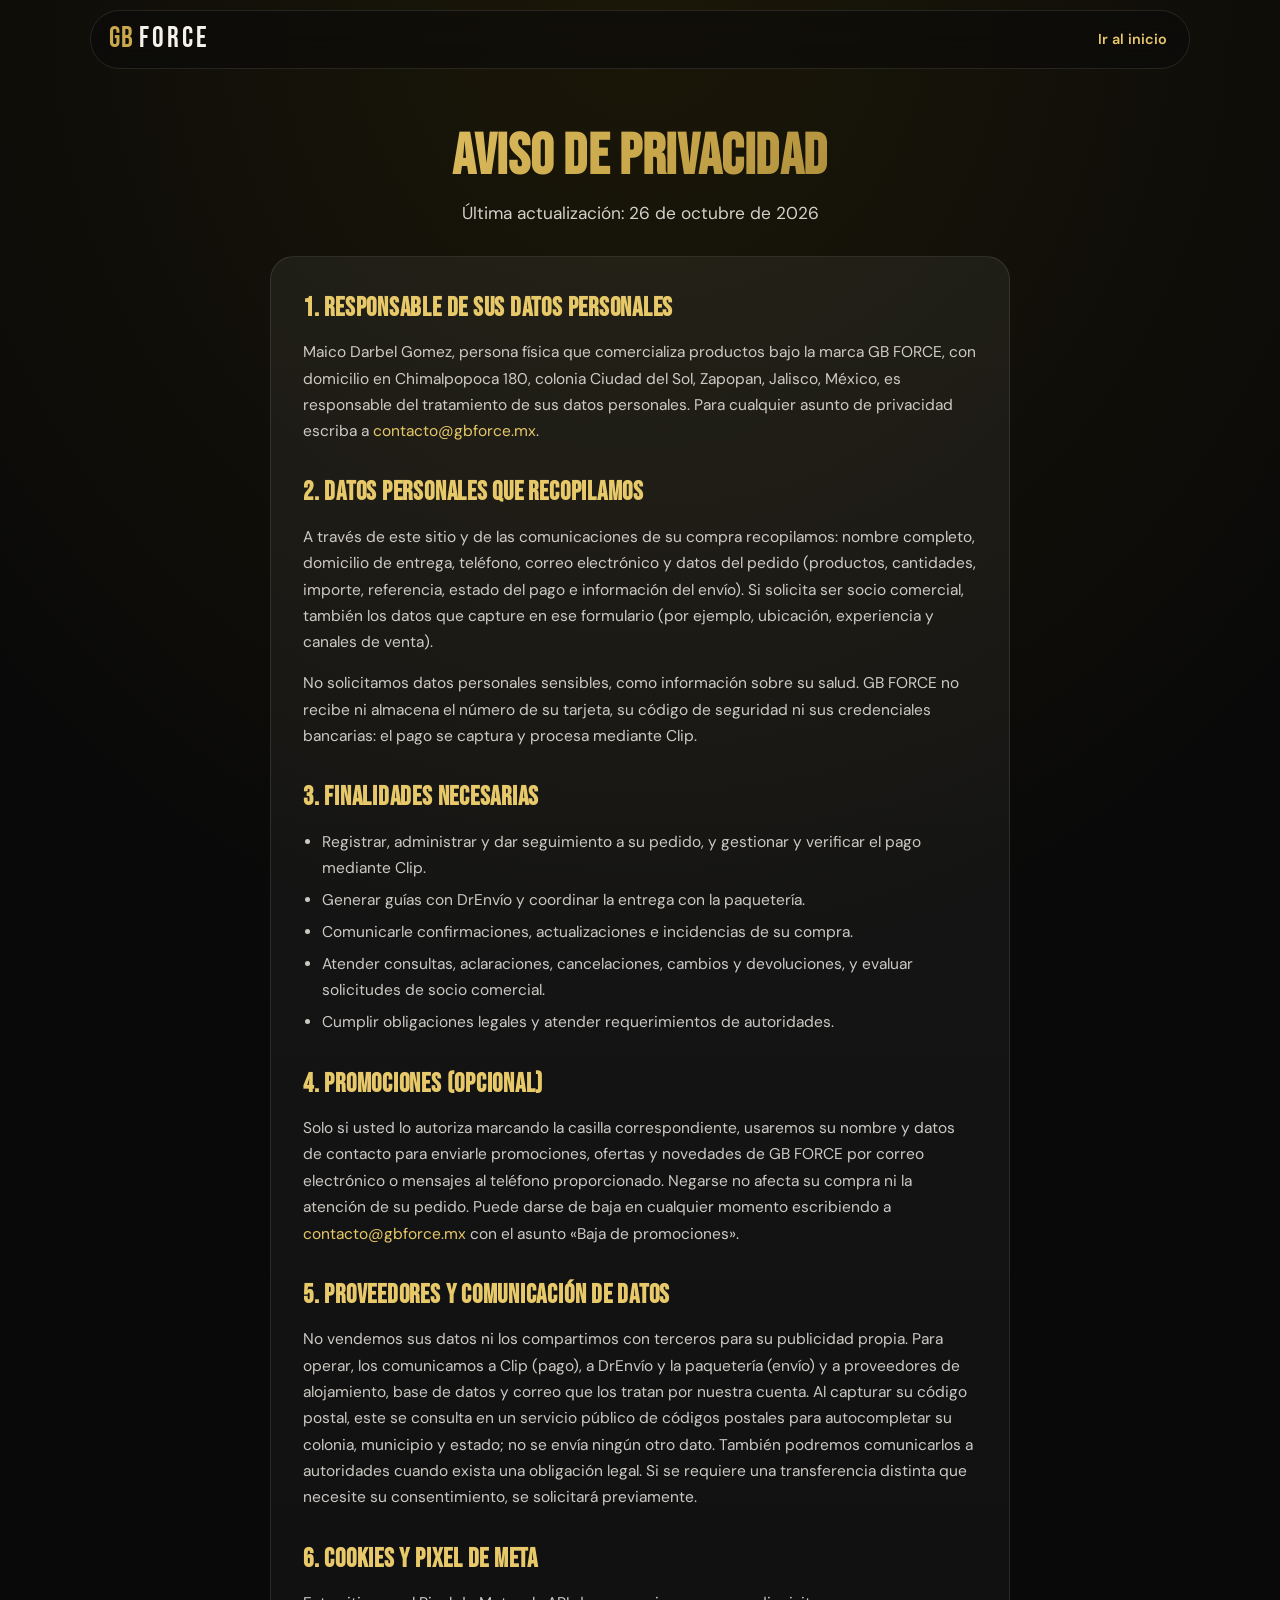
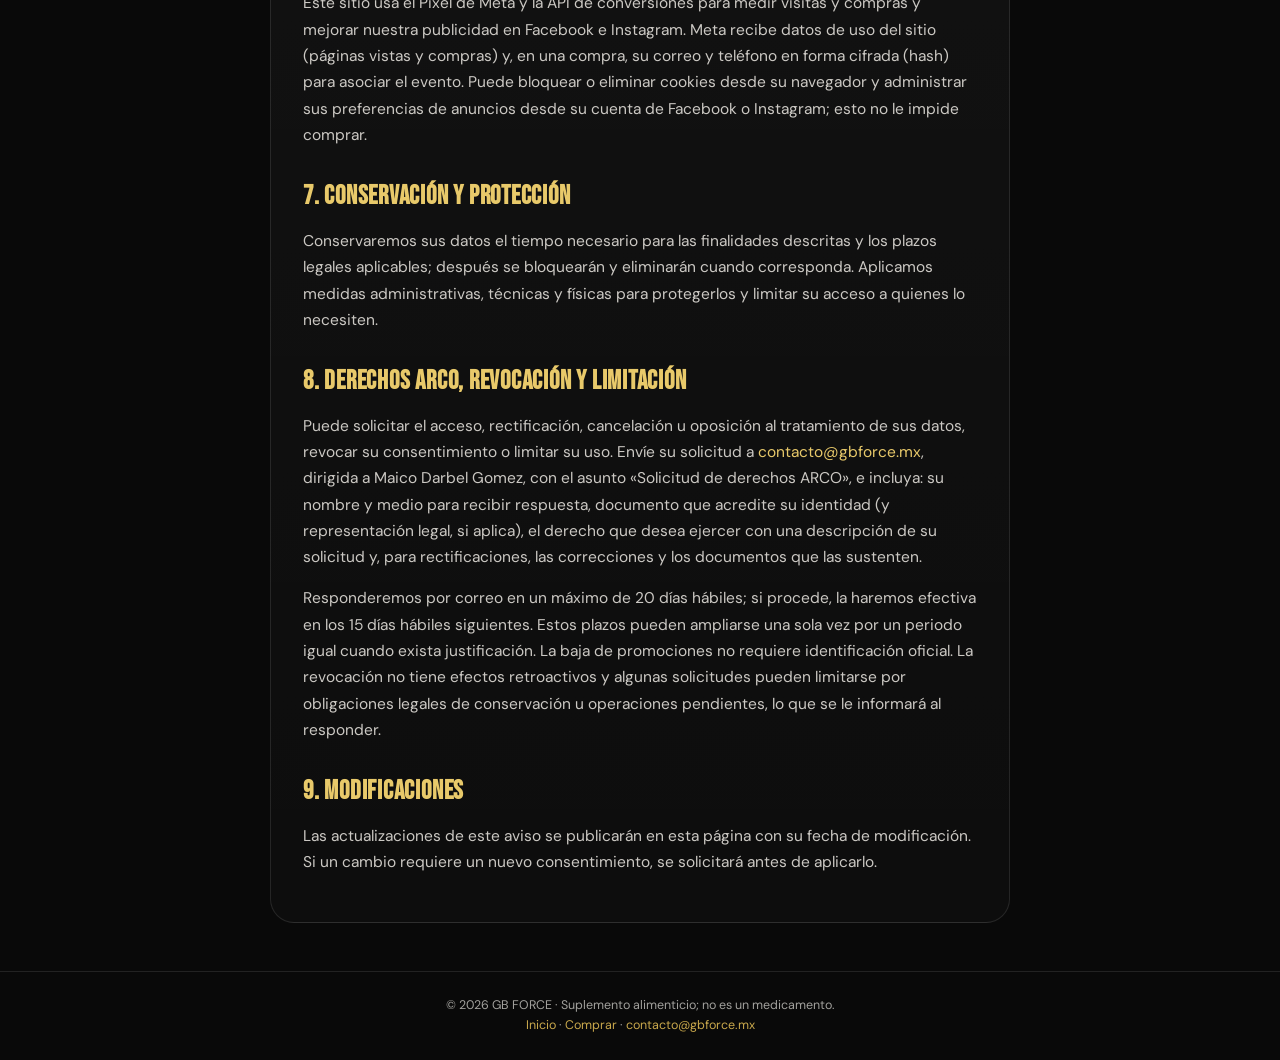
<file: privacidad.html>
<!DOCTYPE html>
<html lang="es">
<head>
<meta charset="UTF-8">
<script>document.documentElement.className += ' js';</script>
<!-- Meta Pixel Code -->
<script>
!function(f,b,e,v,n,t,s)
{if(f.fbq)return;n=f.fbq=function(){n.callMethod?
n.callMethod.apply(n,arguments):n.queue.push(arguments)};
if(!f._fbq)f._fbq=n;n.push=n;n.loaded=!0;n.version='2.0';
n.queue=[];t=b.createElement(e);t.async=!0;
t.src=v;s=b.getElementsByTagName(e)[0];
s.parentNode.insertBefore(t,s)}(window, document,'script',
'https://connect.facebook.net/en_US/fbevents.js');
fbq('init', '1676702536743834');
fbq('track', 'PageView');
</script>
<noscript><img height="1" width="1" style="display:none"
src="https://www.facebook.com/tr?id=1676702536743834&ev=PageView&noscript=1"
/></noscript>
<!-- End Meta Pixel Code -->
<meta name="viewport" content="width=device-width, initial-scale=1.0">
<meta name="theme-color" content="#090909">
<title>Aviso de privacidad — GB FORCE</title>
<meta name="description" content="Aviso de privacidad de GB FORCE: qué datos personales recabamos, para qué los usamos y cómo ejercer tus derechos ARCO.">
<link rel="icon" type="image/x-icon" href="/favicon.ico">
<link rel="icon" type="image/png" sizes="32x32" href="/favicon-32x32.png">
<link rel="apple-touch-icon" sizes="180x180" href="/apple-touch-icon.png">
<link rel="preconnect" href="https://fonts.googleapis.com">
<link rel="preconnect" href="https://fonts.gstatic.com" crossorigin>
<link href="https://fonts.googleapis.com/css2?family=Bebas+Neue&family=Cormorant+Garamond:ital,wght@0,400;0,600;1,400&family=DM+Sans:wght@300;400;500;600;700&display=swap" rel="stylesheet">
<link rel="stylesheet" href="styles.css?v=14">
<link rel="stylesheet" href="landing.css?v=16">
</head>
<body data-page="gracias">

<header class="mx-nav">
  <a href="index.html" class="logo"><span class="logo-gb">GB</span><span class="logo-force">FORCE</span></a>
  <a href="index.html" class="px-back">Ir al inicio</a>
</header>

<main class="gx-main">
  <div class="mx-wrap gx-wrap gx-wrap-wide">

    <div class="gx-hero">
      <h1 class="gx-title">Aviso de privacidad</h1>
      <p class="gx-lead">Última actualización: 26 de octubre de 2026</p>
    </div>

    <article class="gx-card gx-prose">

      <h2>1. Responsable de sus datos personales</h2>
      <p>Maico Darbel Gomez, persona física que comercializa productos bajo la marca GB FORCE, con domicilio en Chimalpopoca 180, colonia Ciudad del Sol, Zapopan, Jalisco, México, es responsable del tratamiento de sus datos personales. Para cualquier asunto de privacidad escriba a <a href="mailto:contacto@gbforce.mx">contacto@gbforce.mx</a>.</p>

      <h2>2. Datos personales que recopilamos</h2>
      <p>A través de este sitio y de las comunicaciones de su compra recopilamos: nombre completo, domicilio de entrega, teléfono, correo electrónico y datos del pedido (productos, cantidades, importe, referencia, estado del pago e información del envío). Si solicita ser socio comercial, también los datos que capture en ese formulario (por ejemplo, ubicación, experiencia y canales de venta).</p>
      <p>No solicitamos datos personales sensibles, como información sobre su salud. GB FORCE no recibe ni almacena el número de su tarjeta, su código de seguridad ni sus credenciales bancarias: el pago se captura y procesa mediante Clip.</p>

      <h2>3. Finalidades necesarias</h2>
      <ul>
        <li>Registrar, administrar y dar seguimiento a su pedido, y gestionar y verificar el pago mediante Clip.</li>
        <li>Generar guías con DrEnvío y coordinar la entrega con la paquetería.</li>
        <li>Comunicarle confirmaciones, actualizaciones e incidencias de su compra.</li>
        <li>Atender consultas, aclaraciones, cancelaciones, cambios y devoluciones, y evaluar solicitudes de socio comercial.</li>
        <li>Cumplir obligaciones legales y atender requerimientos de autoridades.</li>
      </ul>

      <h2>4. Promociones (opcional)</h2>
      <p>Solo si usted lo autoriza marcando la casilla correspondiente, usaremos su nombre y datos de contacto para enviarle promociones, ofertas y novedades de GB FORCE por correo electrónico o mensajes al teléfono proporcionado. Negarse no afecta su compra ni la atención de su pedido. Puede darse de baja en cualquier momento escribiendo a <a href="mailto:contacto@gbforce.mx">contacto@gbforce.mx</a> con el asunto «Baja de promociones».</p>

      <h2>5. Proveedores y comunicación de datos</h2>
      <p>No vendemos sus datos ni los compartimos con terceros para su publicidad propia. Para operar, los comunicamos a Clip (pago), a DrEnvío y la paquetería (envío) y a proveedores de alojamiento, base de datos y correo que los tratan por nuestra cuenta. Al capturar su código postal, este se consulta en un servicio público de códigos postales para autocompletar su colonia, municipio y estado; no se envía ningún otro dato. También podremos comunicarlos a autoridades cuando exista una obligación legal. Si se requiere una transferencia distinta que necesite su consentimiento, se solicitará previamente.</p>

      <h2 id="cookies">6. Cookies y Pixel de Meta</h2>
      <p>Este sitio usa el Pixel de Meta y la API de conversiones para medir visitas y compras y mejorar nuestra publicidad en Facebook e Instagram. Meta recibe datos de uso del sitio (páginas vistas y compras) y, en una compra, su correo y teléfono en forma cifrada (hash) para asociar el evento. Puede bloquear o eliminar cookies desde su navegador y administrar sus preferencias de anuncios desde su cuenta de Facebook o Instagram; esto no le impide comprar.</p>

      <h2>7. Conservación y protección</h2>
      <p>Conservaremos sus datos el tiempo necesario para las finalidades descritas y los plazos legales aplicables; después se bloquearán y eliminarán cuando corresponda. Aplicamos medidas administrativas, técnicas y físicas para protegerlos y limitar su acceso a quienes lo necesiten.</p>

      <h2>8. Derechos ARCO, revocación y limitación</h2>
      <p>Puede solicitar el acceso, rectificación, cancelación u oposición al tratamiento de sus datos, revocar su consentimiento o limitar su uso. Envíe su solicitud a <a href="mailto:contacto@gbforce.mx">contacto@gbforce.mx</a>, dirigida a Maico Darbel Gomez, con el asunto «Solicitud de derechos ARCO», e incluya: su nombre y medio para recibir respuesta, documento que acredite su identidad (y representación legal, si aplica), el derecho que desea ejercer con una descripción de su solicitud y, para rectificaciones, las correcciones y los documentos que las sustenten.</p>
      <p>Responderemos por correo en un máximo de 20 días hábiles; si procede, la haremos efectiva en los 15 días hábiles siguientes. Estos plazos pueden ampliarse una sola vez por un periodo igual cuando exista justificación. La baja de promociones no requiere identificación oficial. La revocación no tiene efectos retroactivos y algunas solicitudes pueden limitarse por obligaciones legales de conservación u operaciones pendientes, lo que se le informará al responder.</p>

      <h2>9. Modificaciones</h2>
      <p>Las actualizaciones de este aviso se publicarán en esta página con su fecha de modificación. Si un cambio requiere un nuevo consentimiento, se solicitará antes de aplicarlo.</p>

    </article>
  </div>
</main>

<footer class="lp-footer">
  <p>© 2026 GB FORCE · Suplemento alimenticio; no es un medicamento.</p>
  <p><a href="index.html">Inicio</a> · <a href="comprar.html">Comprar</a> · <a href="mailto:contacto@gbforce.mx">contacto@gbforce.mx</a></p>
</footer>

</body>
</html>
</file>
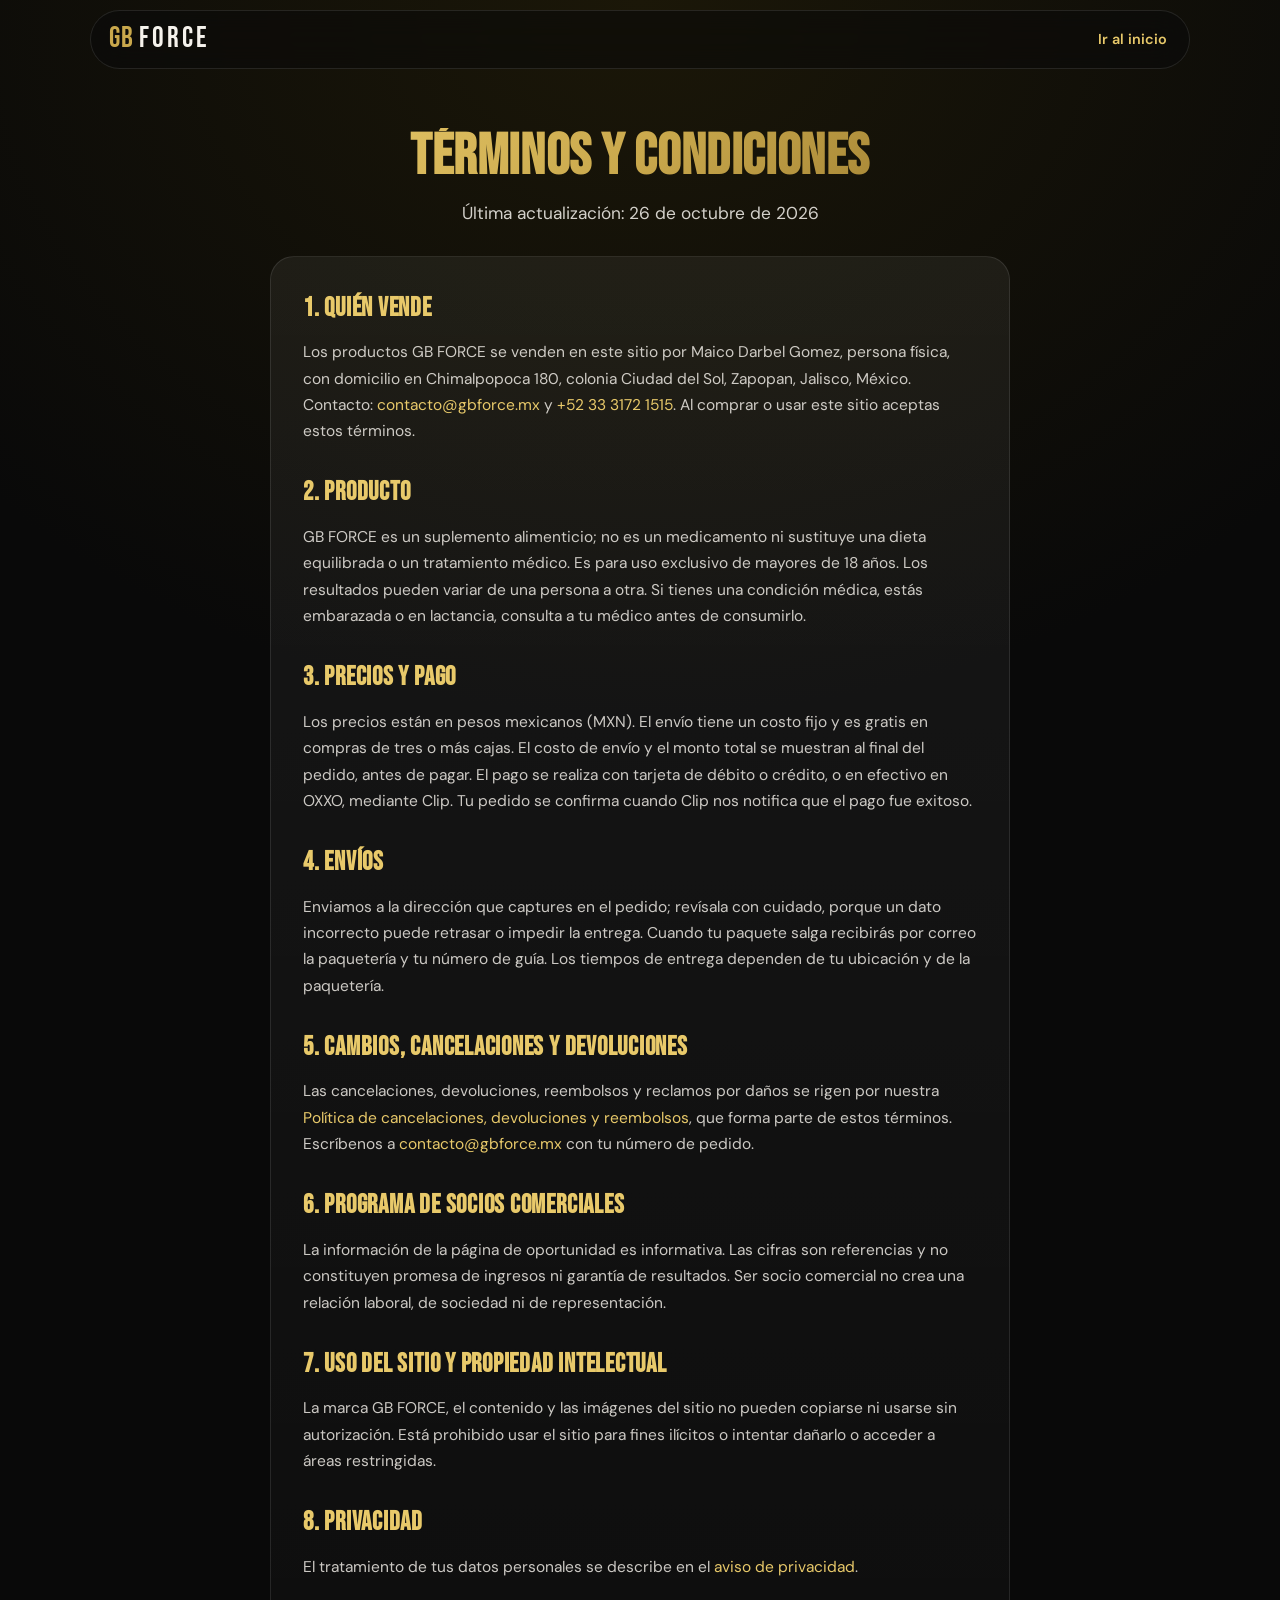
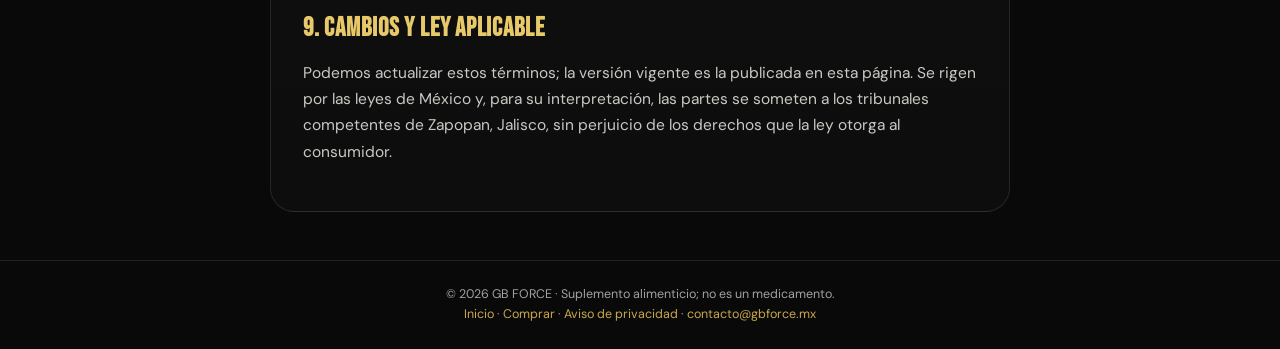
<file: terminos.html>
<!DOCTYPE html>
<html lang="es">
<head>
<meta charset="UTF-8">
<script>document.documentElement.className += ' js';</script>
<!-- Meta Pixel Code -->
<script>
!function(f,b,e,v,n,t,s)
{if(f.fbq)return;n=f.fbq=function(){n.callMethod?
n.callMethod.apply(n,arguments):n.queue.push(arguments)};
if(!f._fbq)f._fbq=n;n.push=n;n.loaded=!0;n.version='2.0';
n.queue=[];t=b.createElement(e);t.async=!0;
t.src=v;s=b.getElementsByTagName(e)[0];
s.parentNode.insertBefore(t,s)}(window, document,'script',
'https://connect.facebook.net/en_US/fbevents.js');
fbq('init', '1676702536743834');
fbq('track', 'PageView');
</script>
<noscript><img height="1" width="1" style="display:none"
src="https://www.facebook.com/tr?id=1676702536743834&ev=PageView&noscript=1"
/></noscript>
<!-- End Meta Pixel Code -->
<meta name="viewport" content="width=device-width, initial-scale=1.0">
<meta name="theme-color" content="#090909">
<title>Términos y condiciones — GB FORCE</title>
<meta name="description" content="Términos y condiciones de compra de GB FORCE: precios, pago, envíos, cambios y devoluciones.">
<link rel="icon" type="image/x-icon" href="/favicon.ico">
<link rel="icon" type="image/png" sizes="32x32" href="/favicon-32x32.png">
<link rel="apple-touch-icon" sizes="180x180" href="/apple-touch-icon.png">
<link rel="preconnect" href="https://fonts.googleapis.com">
<link rel="preconnect" href="https://fonts.gstatic.com" crossorigin>
<link href="https://fonts.googleapis.com/css2?family=Bebas+Neue&family=Cormorant+Garamond:ital,wght@0,400;0,600;1,400&family=DM+Sans:wght@300;400;500;600;700&display=swap" rel="stylesheet">
<link rel="stylesheet" href="styles.css?v=14">
<link rel="stylesheet" href="landing.css?v=16">
</head>
<body data-page="gracias">

<header class="mx-nav">
  <a href="index.html" class="logo"><span class="logo-gb">GB</span><span class="logo-force">FORCE</span></a>
  <a href="index.html" class="px-back">Ir al inicio</a>
</header>

<main class="gx-main">
  <div class="mx-wrap gx-wrap gx-wrap-wide">

    <div class="gx-hero">
      <h1 class="gx-title">Términos y condiciones</h1>
      <p class="gx-lead">Última actualización: 26 de octubre de 2026</p>
    </div>

    <article class="gx-card gx-prose">

      <h2>1. Quién vende</h2>
      <p>Los productos GB FORCE se venden en este sitio por Maico Darbel Gomez, persona física, con domicilio en Chimalpopoca 180, colonia Ciudad del Sol, Zapopan, Jalisco, México. Contacto: <a href="mailto:contacto@gbforce.mx">contacto@gbforce.mx</a> y <a href="tel:+523331721515">+52 33 3172 1515</a>. Al comprar o usar este sitio aceptas estos términos.</p>

      <h2>2. Producto</h2>
      <p>GB FORCE es un suplemento alimenticio; no es un medicamento ni sustituye una dieta equilibrada o un tratamiento médico. Es para uso exclusivo de mayores de 18 años. Los resultados pueden variar de una persona a otra. Si tienes una condición médica, estás embarazada o en lactancia, consulta a tu médico antes de consumirlo.</p>

      <h2>3. Precios y pago</h2>
      <p>Los precios están en pesos mexicanos (MXN). El envío tiene un costo fijo y es gratis en compras de tres o más cajas. El costo de envío y el monto total se muestran al final del pedido, antes de pagar. El pago se realiza con tarjeta de débito o crédito, o en efectivo en OXXO, mediante Clip. Tu pedido se confirma cuando Clip nos notifica que el pago fue exitoso.</p>

      <h2>4. Envíos</h2>
      <p>Enviamos a la dirección que captures en el pedido; revísala con cuidado, porque un dato incorrecto puede retrasar o impedir la entrega. Cuando tu paquete salga recibirás por correo la paquetería y tu número de guía. Los tiempos de entrega dependen de tu ubicación y de la paquetería.</p>

      <h2>5. Cambios, cancelaciones y devoluciones</h2>
      <p>Las cancelaciones, devoluciones, reembolsos y reclamos por daños se rigen por nuestra <a href="devoluciones.html">Política de cancelaciones, devoluciones y reembolsos</a>, que forma parte de estos términos. Escríbenos a <a href="mailto:contacto@gbforce.mx">contacto@gbforce.mx</a> con tu número de pedido.</p>

      <h2>6. Programa de socios comerciales</h2>
      <p>La información de la página de oportunidad es informativa. Las cifras son referencias y no constituyen promesa de ingresos ni garantía de resultados. Ser socio comercial no crea una relación laboral, de sociedad ni de representación.</p>

      <h2>7. Uso del sitio y propiedad intelectual</h2>
      <p>La marca GB FORCE, el contenido y las imágenes del sitio no pueden copiarse ni usarse sin autorización. Está prohibido usar el sitio para fines ilícitos o intentar dañarlo o acceder a áreas restringidas.</p>

      <h2>8. Privacidad</h2>
      <p>El tratamiento de tus datos personales se describe en el <a href="privacidad.html">aviso de privacidad</a>.</p>

      <h2>9. Cambios y ley aplicable</h2>
      <p>Podemos actualizar estos términos; la versión vigente es la publicada en esta página. Se rigen por las leyes de México y, para su interpretación, las partes se someten a los tribunales competentes de Zapopan, Jalisco, sin perjuicio de los derechos que la ley otorga al consumidor.</p>

    </article>
  </div>
</main>

<footer class="lp-footer">
  <p>© 2026 GB FORCE · Suplemento alimenticio; no es un medicamento.</p>
  <p><a href="index.html">Inicio</a> · <a href="comprar.html">Comprar</a> · <a href="privacidad.html">Aviso de privacidad</a> · <a href="mailto:contacto@gbforce.mx">contacto@gbforce.mx</a></p>
</footer>

</body>
</html>
</file>
<file: styles.css>
/* ============================================
   GB FORCE — LANDING PAGE STYLES
   Design: Black/Gold premium, hero typography
   ============================================ */

:root {
  --gold: #C9A84C;
  --gold-light: #E8C96A;
  --gold-dark: #9A7A2E;
  --gold-glow: rgba(201,168,76,0.15);
  --black: #090909;
  --black-soft: #111111;
  --black-card: #161616;
  --black-border: #222222;
  --white: #F5F2EC;
  --white-dim: rgba(245,242,236,0.65);
  --red-accent: #8B1A1A;
  --red-light: #C0392B;
  --font-display: 'Bebas Neue', sans-serif;
  --font-serif: 'Cormorant Garamond', serif;
  --font-body: 'DM Sans', sans-serif;
  --radius: 4px;
  --transition: 0.3s ease;
}

*, *::before, *::after { box-sizing: border-box; margin: 0; padding: 0; }

html { scroll-behavior: smooth; font-size: 16px; overflow-x: hidden; }

body {
  background: var(--black);
  color: var(--white);
  font-family: var(--font-body);
  font-weight: 400;
  line-height: 1.6;
  overflow-x: hidden;
}

a { color: var(--gold); text-decoration: none; transition: color var(--transition); }
a:hover { color: var(--gold-light); }

img { max-width: 100%; display: block; }

.container {
  width: 100%;
  max-width: 1200px;
  margin: 0 auto;
  padding: 0 2rem;
}

/* ── BUTTONS ── */
.btn-gold {
  display: inline-flex; align-items: center; justify-content: center;
  background: linear-gradient(135deg, var(--gold-dark), var(--gold), var(--gold-light));
  color: var(--black);
  font-family: var(--font-body);
  font-weight: 600;
  font-size: 0.9rem;
  letter-spacing: 0.05em;
  text-transform: uppercase;
  padding: 0.75rem 1.75rem;
  border-radius: var(--radius);
  border: none;
  cursor: pointer;
  transition: all var(--transition);
  white-space: nowrap;
}
.btn-gold:hover { transform: translateY(-2px); box-shadow: 0 8px 30px rgba(201,168,76,0.4); color: var(--black); }
.btn-gold.btn-lg { padding: 0.75rem 1.75rem; font-size: 0.9rem; }
.btn-gold.btn-xl { padding: 0.75rem 1.75rem; font-size: 0.9rem; }
.btn-gold.btn-full { width: 100%; }
.btn-gold-sm { background: linear-gradient(135deg, var(--gold-dark), var(--gold)); color: var(--black); font-size: 0.75rem; font-weight: 600; padding: 0.4rem 0.9rem; border-radius: var(--radius); border: none; cursor: pointer; text-transform: uppercase; letter-spacing: 0.04em; }

.btn-ghost {
  display: inline-flex; align-items: center; justify-content: center;
  background: transparent;
  color: var(--gold);
  font-family: var(--font-body);
  font-weight: 500;
  font-size: 0.85rem;
  letter-spacing: 0.05em;
  text-transform: uppercase;
  padding: 0.7rem 1.5rem;
  border-radius: var(--radius);
  border: 1px solid var(--gold);
  cursor: pointer;
  transition: all var(--transition);
  white-space: nowrap;
}
.btn-ghost:hover { background: var(--gold-glow); color: var(--gold-light); }
.btn-ghost-sm { background: transparent; color: var(--gold); font-size: 0.75rem; font-weight: 500; padding: 0.35rem 0.8rem; border-radius: var(--radius); border: 1px solid rgba(201,168,76,0.4); cursor: pointer; text-transform: uppercase; letter-spacing: 0.04em; transition: all var(--transition); }
.btn-ghost-sm:hover { background: var(--gold-glow); border-color: var(--gold); }

.btn-outline {
  display: inline-flex; align-items: center; justify-content: center;
  background: transparent;
  color: var(--white);
  font-family: var(--font-body);
  font-weight: 500;
  font-size: 0.9rem;
  letter-spacing: 0.05em;
  text-transform: uppercase;
  padding: 0.75rem 1.75rem;
  border-radius: var(--radius);
  border: 1px solid rgba(245,242,236,0.3);
  cursor: pointer;
  transition: all var(--transition);
}
.btn-outline:hover { border-color: var(--gold); color: var(--gold); }

/* ── SECTION LABELS & TITLES ── */
.section-label {
  font-family: var(--font-body);
  font-size: 0.7rem;
  font-weight: 600;
  letter-spacing: 0.2em;
  text-transform: uppercase;
  color: var(--gold);
  margin-bottom: 1rem;
  display: flex;
  align-items: center;
  gap: 0.5rem;
}
.section-label::before {
  content: '';
  display: block;
  width: 2rem;
  height: 1px;
  background: var(--gold);
}

.section-title {
  font-family: var(--font-display);
  font-size: clamp(2rem, 4vw, 3.2rem);
  line-height: 1.05;
  letter-spacing: 0.02em;
  color: var(--white);
  margin-bottom: 1.25rem;
}
.section-title em { color: var(--gold); font-style: normal; }

.section-sub {
  font-size: 1.05rem;
  color: var(--white-dim);
  max-width: 650px;
  margin-bottom: 3rem;
  line-height: 1.7;
}

/* ── HEADER ── */
.header {
  position: fixed; top: 0; left: 0; right: 0;
  z-index: 1000;
  background: rgba(9,9,9,0.9);
  backdrop-filter: blur(12px);
  border-bottom: 1px solid rgba(201,168,76,0.15);
  transition: all var(--transition);
}
.header.scrolled { background: rgba(9,9,9,0.98); border-bottom-color: rgba(201,168,76,0.25); }

.header-inner {
  display: flex;
  align-items: center;
  gap: 2rem;
  padding: 1rem 2rem;
  max-width: 1400px;
  margin: 0 auto;
}

.logo {
  display: flex; align-items: baseline; gap: 0.1rem;
  flex-direction: column;
  text-decoration: none;
  flex-shrink: 0;
}
.logo-gb { font-family: var(--font-display); font-size: 1.8rem; color: var(--gold); letter-spacing: 0.05em; line-height: 1; }
.logo-force { font-family: var(--font-display); font-size: 1.8rem; color: var(--white); letter-spacing: 0.1em; line-height: 1; margin-left: 0.2rem; }
.logo { flex-direction: row; align-items: center; flex-wrap: wrap; }
.logo-sub { font-size: 0.6rem; color: var(--white-dim); letter-spacing: 0.12em; text-transform: uppercase; flex-basis: 100%; margin-left: 0; margin-top: -0.1rem; }

.nav {
  display: flex;
  align-items: center;
  gap: 0.25rem;
  flex: 1;
  min-width: 0;
  justify-content: flex-start;
  overflow-x: auto;
  overflow-y: hidden;
  scroll-behavior: smooth;
  -webkit-overflow-scrolling: touch;
  scrollbar-width: none;
  flex-wrap: nowrap;
  -webkit-mask-image: linear-gradient(to right, black 90%, transparent 100%);
  mask-image: linear-gradient(to right, black 90%, transparent 100%);
}
.nav::-webkit-scrollbar { display: none; }
.nav a {
  color: rgba(245,242,236,0.7);
  font-size: 0.78rem;
  font-weight: 500;
  letter-spacing: 0.08em;
  text-transform: uppercase;
  padding: 0.4rem 0.75rem;
  border-radius: var(--radius);
  transition: all var(--transition);
  flex-shrink: 0;
  white-space: nowrap;
}
.nav a:hover { color: var(--gold); background: var(--gold-glow); }

.header-ctas { display: flex; gap: 0.75rem; flex-shrink: 0; }

.hamburger {
  display: none;
  flex-direction: column;
  gap: 5px;
  background: none;
  border: none;
  cursor: pointer;
  padding: 0.5rem;
  margin-left: auto;
}
.hamburger span { display: block; width: 22px; height: 2px; background: var(--white); transition: all var(--transition); }

/* ── HERO ── */
.hero {
  position: relative;
  padding-top: 70px;
  overflow: hidden;
}

.hero-inner {
  display: grid;
  grid-template-columns: 1fr minmax(auto, 360px);
  align-items: center;
  gap: 0;
  max-width: 1200px;
  margin: 0 auto;
  padding: 0 2rem;
}

.hero-video-wrap {
  position: relative;
  aspect-ratio: 9 / 16;
  max-height: 92vh;
  width: 100%;
  height: auto;
  min-height: unset;
}

.hero-video-placeholder {
  width: 100%;
  height: 100%;
  background: #000;
  position: relative;
  overflow: hidden;
  display: flex;
  align-items: center;
  justify-content: center;
  cursor: default;
}

.hero-bg-pattern {
  position: absolute; inset: 0;
  background-image:
    radial-gradient(circle at 30% 50%, rgba(201,168,76,0.08) 0%, transparent 60%),
    repeating-linear-gradient(
      45deg,
      transparent,
      transparent 40px,
      rgba(201,168,76,0.03) 40px,
      rgba(201,168,76,0.03) 41px
    );
}

.hero-video-overlay {
  position: absolute; inset: 0;
  background: linear-gradient(to left, rgba(9,9,9,0) 0%, rgba(9,9,9,0.5) 100%);
}

.hero-play-btn {
  width: 5rem; height: 5rem;
  background: rgba(201,168,76,0.15);
  border: 2px solid var(--gold);
  border-radius: 50%;
  display: flex; align-items: center; justify-content: center;
  position: relative; z-index: 2;
  transition: all var(--transition);
  cursor: pointer;
}
.hero-play-btn svg { width: 2rem; height: 2rem; color: var(--gold); margin-left: 3px; }
.hero-play-btn:hover { background: rgba(201,168,76,0.3); transform: scale(1.1); }
.hero-play-btn::before {
  content: '';
  position: absolute; inset: -10px;
  border: 1px solid rgba(201,168,76,0.2);
  border-radius: 50%;
  animation: pulse-ring 2s ease-out infinite;
}

@keyframes pulse-ring {
  0% { transform: scale(1); opacity: 0.8; }
  100% { transform: scale(1.4); opacity: 0; }
}

/* Real hero video background */
.hero-video-bg {
  position: absolute;
  inset: 0;
  width: 100%;
  height: 100%;
  object-fit: cover;
  object-position: center center;
  background: #000;
  z-index: 0;
}

.hero-content {
  padding: 2rem 3rem 2rem 2.5rem;
  display: flex;
  flex-direction: column;
  gap: 1.25rem;
}

.hero-badges {
  display: flex;
  gap: 0.5rem;
  flex-wrap: wrap;
}
.badge {
  font-size: 0.65rem;
  font-weight: 600;
  letter-spacing: 0.12em;
  text-transform: uppercase;
  color: var(--gold);
  border: 1px solid rgba(201,168,76,0.35);
  padding: 0.3rem 0.7rem;
  border-radius: 2px;
  background: rgba(201,168,76,0.06);
}

.hero-title {
  font-family: var(--font-display);
  font-size: clamp(2.4rem, 4.5vw, 3.8rem);
  line-height: 1;
  letter-spacing: 0.02em;
  color: var(--white);
}
.hero-title em { color: var(--gold); font-style: normal; display: block; }

.hero-sub {
  font-size: 1rem;
  color: var(--white-dim);
  line-height: 1.7;
  max-width: 520px;
}

.hero-micro {
  font-family: var(--font-serif);
  font-size: 1.1rem;
  font-style: italic;
  color: var(--gold);
  letter-spacing: 0.05em;
}

.hero-ctas {
  display: flex;
  gap: 1rem;
  flex-wrap: wrap;
}

.hero-pills {
  display: flex;
  flex-direction: column;
  gap: 0.5rem;
  border-top: 1px solid var(--black-border);
  padding-top: 1.25rem;
}
.hero-benefits-img {
  display: block;
  height: 24.25rem;
  width: auto;
  max-width: 100%;
  align-self: flex-start;
}
.hero-benefits-img-opp {
  display: block;
  height: 28.1rem;
  width: auto;
  max-width: 100%;
  align-self: flex-start;
}
.pill {
  display: flex;
  align-items: center;
  gap: 0.6rem;
  font-size: 0.82rem;
  color: var(--white-dim);
}
.pill-icon { font-size: 0.9rem; }

/* ── VIDEO MODAL ── */
.modal {
  position: fixed; inset: 0;
  z-index: 9998;
  display: none;
  align-items: center;
  justify-content: center;
}
.modal.active { display: flex; }
.modal-backdrop {
  position: absolute; inset: 0;
  background: rgba(0,0,0,0.92);
  cursor: pointer;
}
.modal-content {
  position: relative;
  width: 90vw;
  max-width: 420px;
  z-index: 1;
}
.modal-close {
  position: absolute;
  top: -2.5rem; right: 0;
  background: none;
  border: none;
  color: var(--white);
  font-size: 1.4rem;
  cursor: pointer;
  transition: color var(--transition);
}
.modal-close:hover { color: var(--gold); }
.video-container {
  position: relative;
  aspect-ratio: 9 / 16;
  max-height: 82vh;
  background: #000;
  overflow: hidden;
  border-radius: var(--radius);
}
.video-container video {
  width: 100%;
  height: 100%;
  display: block;
  object-fit: cover;
}
.video-container iframe {
  position: absolute; inset: 0;
  width: 100%; height: 100%;
}

/* ── PROMO POPUP ── */
.promo-modal-content {
  background: var(--black-card);
  border: 1px solid var(--gold);
  border-radius: var(--radius);
  padding: 2.75rem 2rem 2rem;
  text-align: center;
  max-width: 440px;
}
.promo-modal-badge {
  display: inline-block;
  font-size: 0.7rem;
  font-weight: 600;
  letter-spacing: 0.15em;
  text-transform: uppercase;
  color: var(--gold);
  border: 1px solid rgba(201,168,76,0.4);
  border-radius: 999px;
  padding: 0.3rem 0.9rem;
  margin-bottom: 1rem;
}
.promo-modal-title {
  font-family: var(--font-display);
  font-size: 1.5rem;
  letter-spacing: 0.02em;
  line-height: 1.3;
  color: var(--white);
  margin-bottom: 0.75rem;
}
.promo-modal-sub {
  font-size: 0.9rem;
  color: var(--white-dim);
  line-height: 1.6;
  margin-bottom: 1.5rem;
}
.promo-modal-cta {
  display: inline-block;
  margin-bottom: 1.25rem;
}
.promo-modal-legal {
  font-size: 0.7rem;
  color: rgba(255,255,255,0.5);
}

/* ── SECTIONS ── */
.section-dark, .section-gold-line, .section-light-dark,
.section-process, .section-form, .section-faq,
.section-calculator, .section-portal, .section-closing {
  padding: 6rem 0;
}

/* ── SECTION CTA BUTTON ── */
.section-cta-wrap {
  text-align: center;
  margin-top: 3rem;
  padding-top: 2rem;
  border-top: 1px solid rgba(201,168,76,0.15);
}
.section-cta-btn {
  display: inline-flex;
  align-items: center;
  gap: 0.5rem;
  font-size: 1rem;
  letter-spacing: 0.08em;
  max-width: 100%;
  white-space: normal;
  text-align: center;
}

.section-dark { background: var(--black-soft); }
.section-gold-line {
  background: var(--black);
  position: relative;
}
.section-gold-line::before {
  content: '';
  position: absolute; top: 0; left: 0; right: 0;
  height: 1px;
  background: linear-gradient(90deg, transparent, var(--gold), transparent);
}
.section-light-dark { background: var(--black-card); }
.section-process { background: var(--black-soft); }
.section-form { background: var(--black); }
.section-faq { background: var(--black-soft); }
.section-calculator { background: var(--black); }
.section-portal { background: var(--black-card); }

/* ── PROBLEMS GRID ── */
.problems-grid {
  display: grid;
  grid-template-columns: repeat(3, 1fr);
  gap: 1.5rem;
  margin-top: 3rem;
}

.problem-card {
  position: relative;
  background: var(--black-card);
  border: 1px solid rgba(201,168,76,0.2);
  border-radius: 16px;
  overflow: hidden;
  cursor: default;
  transition: transform 0.45s cubic-bezier(0.23,1,0.32,1),
              border-color 0.45s ease,
              box-shadow 0.45s ease;
}

/* Sliding gold bottom bar */
.problem-card::after {
  content: '';
  position: absolute;
  bottom: 0;
  left: 0;
  width: 0;
  height: 2px;
  background: linear-gradient(90deg, var(--gold-dark), var(--gold), var(--gold-light));
  transition: width 0.55s cubic-bezier(0.23,1,0.32,1);
  z-index: 3;
}

.problem-card:hover {
  transform: translateY(-7px);
  border-color: rgba(201,168,76,0.55);
  box-shadow: 0 24px 64px rgba(0,0,0,0.55), 0 0 40px rgba(201,168,76,0.1);
}
.problem-card:hover::after { width: 100%; }

/* Decorative number overlaid on image */
.problem-card-num {
  position: absolute;
  top: 0.5rem;
  right: 1rem;
  font-family: var(--font-display);
  font-size: 5rem;
  line-height: 1;
  color: rgba(201,168,76,0.3);
  pointer-events: none;
  user-select: none;
  transition: color 0.45s ease;
  z-index: 2;
  text-shadow: 0 2px 12px rgba(0,0,0,0.8);
}
.problem-card:hover .problem-card-num { color: rgba(201,168,76,0.5); }

/* Image section */
.problem-card-img-wrap {
  position: relative;
  width: 100%;
  height: 185px;
  overflow: hidden;
}

.problem-card-img {
  width: 100%;
  height: 100%;
  object-fit: cover;
  object-position: top center;
  display: block;
  transition: transform 0.55s cubic-bezier(0.23,1,0.32,1), filter 0.45s ease;
}

.problem-card:hover .problem-card-img {
  transform: scale(1.06);
  filter: brightness(1.12) saturate(1.15);
}

/* Tarjetas de "La demanda ya existe" (oportunidad.html): mostrar la foto completa, sin recortar */
#oportunidad .problem-card-img-wrap {
  height: auto;
  aspect-ratio: 4 / 5;
  background: var(--black);
}
#oportunidad .problem-card-img {
  object-fit: contain;
  object-position: center center;
}

/* Content section */
.problem-card-content {
  padding: 1.5rem 1.75rem 2rem;
}

.problem-card h3 {
  font-family: var(--font-display);
  font-size: 1.1rem;
  letter-spacing: 0.07em;
  text-transform: uppercase;
  color: var(--white);
  margin-bottom: 0;
  transition: color 0.35s ease;
}
.problem-card:hover h3 { color: var(--gold-light); }
.problem-card p { font-size: 0.88rem; color: var(--white-dim); line-height: 1.6; }

/* Gold divider line */
.problem-card-divider {
  width: 28px;
  height: 2px;
  background: var(--gold);
  margin: 0.65rem 0 0.8rem;
  transition: width 0.4s ease;
}
.problem-card:hover .problem-card-divider { width: 44px; }

/* Highlight card (06) */
.problem-card-highlight {
  background: linear-gradient(135deg, rgba(201,168,76,0.1), rgba(201,168,76,0.03));
  border-color: rgba(201,168,76,0.45);
  box-shadow: 0 0 30px rgba(201,168,76,0.08);
}
.problem-card-highlight::after {
  width: 55%;
  background: linear-gradient(90deg, var(--gold), var(--gold-light));
}
.problem-card-highlight:hover::after { width: 100%; }
.problem-card-highlight h3 { color: var(--gold); }
.problem-card-highlight:hover h3 { color: var(--gold-light); }
.problem-card-highlight strong { color: var(--gold-light); }
.problem-card-highlight:hover {
  box-shadow: 0 24px 64px rgba(0,0,0,0.55), 0 0 60px rgba(201,168,76,0.2), 0 0 0 1px rgba(201,168,76,0.2);
}
.problem-card-highlight .problem-card-divider {
  background: linear-gradient(90deg, var(--gold), var(--gold-light));
}

/* ── PRODUCT LAYOUT ── */
.product-layout {
  display: grid;
  grid-template-columns: 1fr minmax(auto, 260px);
  gap: 2.5rem;
  align-items: start;
  margin-top: 2rem;
}

.product-mockup {
  display: flex;
  align-items: flex-end;
  gap: 3rem;
  justify-content: center;
  padding: 3rem;
  background: radial-gradient(circle at center, rgba(201,168,76,0.08) 0%, transparent 70%);
  border: 1px solid var(--black-border);
  border-radius: var(--radius);
  min-height: 350px;
}

/* Product video — formato 9:16 (vertical) */
.product-video-wrap {
  position: relative;
  background: #000;
  border: 1px solid var(--black-border);
  border-radius: var(--radius);
  overflow: hidden;
  aspect-ratio: 9 / 16;
  max-height: 460px;
  width: 100%;
  cursor: pointer;
}
.product-video {
  width: 100%;
  height: 100%;
  display: block;
  object-fit: cover;
  background: #000;
}
.product-video-hint {
  position: absolute;
  bottom: 0.75rem;
  right: 0.75rem;
  background: rgba(0,0,0,0.65);
  color: rgba(201,168,76,0.85);
  font-size: 0.7rem;
  letter-spacing: 0.08em;
  padding: 0.3rem 0.65rem;
  border-radius: 2rem;
  pointer-events: none;
  opacity: 0;
  transition: opacity 0.2s;
}
.product-video-wrap:hover .product-video-hint { opacity: 1; }

/* Real product images (legacy) */
.product-mockup {
  display: flex;
  align-items: flex-end;
  justify-content: center;
  gap: 2.5rem;
  padding: 2.5rem 2rem;
  background: radial-gradient(circle at center, rgba(201,168,76,0.07) 0%, transparent 70%);
  border: 1px solid var(--black-border);
  border-radius: var(--radius);
  min-height: 320px;
}
.product-img-wrap {
  display: flex;
  flex-direction: column;
  align-items: center;
  gap: 0.75rem;
}
.product-img-real {
  object-fit: contain;
  filter: drop-shadow(0 8px 32px rgba(201,168,76,0.25));
  transition: transform var(--transition);
}
.product-img-real:hover { transform: translateY(-6px); }
.product-img-caja { max-height: 200px; max-width: 280px; }
.product-img-vial { max-height: 240px; max-width: 160px; }
.product-img-label {
  font-size: 0.68rem;
  font-weight: 600;
  letter-spacing: 0.1em;
  text-transform: uppercase;
  color: var(--gold);
  background: rgba(201,168,76,0.08);
  border: 1px solid rgba(201,168,76,0.2);
  padding: 0.25rem 0.6rem;
  border-radius: 2px;
}

/* Map loading */
.map-loading {
  color: var(--white-dim);
  font-size: 0.85rem;
  text-align: center;
  padding: 4rem;
  letter-spacing: 0.1em;
}
#mapSvg { width: 100%; height: auto; display: block; }

/* 3D box — kept for reference but no longer used */
.product-box-3d {
  width: 180px;
  height: 80px;
  position: relative;
  transform-style: preserve-3d;
  transform: rotateX(-15deg) rotateY(-20deg);
  margin-bottom: 2rem;
}
.box-face {
  position: absolute;
  border-radius: 2px;
}
.box-front {
  width: 180px; height: 80px;
  background: linear-gradient(135deg, #111, #1e1600, #111);
  border: 1px solid var(--gold);
  display: flex; align-items: center; justify-content: center;
  transform: translateZ(40px);
}
.box-label-inner { text-align: center; }
.box-brand { display: block; font-family: var(--font-display); font-size: 1.3rem; color: var(--gold); letter-spacing: 0.1em; line-height: 1; }
.box-desc { display: block; font-size: 0.55rem; color: var(--white-dim); letter-spacing: 0.12em; text-transform: uppercase; }
.box-vials { display: block; font-size: 0.6rem; color: var(--gold); margin-top: 0.2rem; }
.box-vials-row { display: flex; gap: 3px; justify-content: center; margin-top: 0.3rem; }
.box-vials-row .vial { width: 8px; height: 18px; background: linear-gradient(180deg, var(--gold) 0%, rgba(201,168,76,0.3) 100%); border-radius: 3px 3px 1px 1px; }

.box-side {
  width: 80px; height: 80px;
  background: linear-gradient(135deg, #0d0d00, #1a1400);
  border: 1px solid rgba(201,168,76,0.3);
  transform: rotateY(90deg) translateZ(90px);
  right: -40px;
}
.box-top {
  width: 180px; height: 80px;
  background: linear-gradient(135deg, #1a1600, #0f0d00);
  border: 1px solid rgba(201,168,76,0.4);
  transform: rotateX(90deg) translateZ(40px);
  top: -40px;
}

/* Single vial */
.single-vial-display {
  display: flex;
  flex-direction: column;
  align-items: center;
  gap: 0.5rem;
}
.vial-large {
  width: 28px;
  height: 80px;
  position: relative;
  display: flex;
  flex-direction: column;
  filter: drop-shadow(0 0 12px rgba(201,168,76,0.3));
}
.vial-cap {
  width: 28px; height: 12px;
  background: linear-gradient(180deg, var(--gold), var(--gold-dark));
  border-radius: 4px 4px 0 0;
}
.vial-body {
  flex: 1;
  background: linear-gradient(180deg,
    rgba(201,168,76,0.3) 0%,
    rgba(15,12,0,0.9) 30%,
    rgba(201,168,76,0.15) 80%,
    transparent 100%
  );
  border: 1px solid rgba(201,168,76,0.4);
  border-top: none;
  border-radius: 0 0 3px 3px;
  display: flex;
  flex-direction: column;
  align-items: center;
  justify-content: center;
  padding: 0.25rem;
}
.vial-text { font-family: var(--font-display); font-size: 0.4rem; color: var(--gold); text-align: center; letter-spacing: 0.05em; line-height: 1.1; }
.vial-ml { font-size: 0.35rem; color: var(--white-dim); }
.vial-specs { display: flex; gap: 0.5rem; flex-direction: column; align-items: center; }
.vial-specs span { font-size: 0.6rem; color: var(--white-dim); text-transform: uppercase; letter-spacing: 0.08em; }

.product-disclaimer {
  font-size: 0.72rem;
  color: var(--white-dim);
  text-align: center;
  margin-top: 1rem;
  padding: 0.75rem 1rem;
  border: 1px solid rgba(201,168,76,0.15);
  border-radius: var(--radius);
  line-height: 1.5;
}

.product-specs-grid {
  display: grid;
  grid-template-columns: repeat(2, 1fr);
  gap: 1.5rem;
  margin-top: 3rem;
}

.spec-card {
  position: relative;
  border-radius: 16px;
  overflow: hidden;
  border: 1px solid rgba(201,168,76,0.2);
  transition: transform 0.45s cubic-bezier(0.23,1,0.32,1),
              border-color 0.45s ease,
              box-shadow 0.45s ease;
}

.spec-card::after {
  content: '';
  position: absolute;
  bottom: 0;
  left: 0;
  width: 0;
  height: 2px;
  background: linear-gradient(90deg, var(--gold-dark), var(--gold), var(--gold-light));
  transition: width 0.55s cubic-bezier(0.23,1,0.32,1);
  z-index: 2;
}

.spec-card:hover {
  transform: translateY(-6px);
  border-color: rgba(201,168,76,0.55);
  box-shadow: 0 20px 60px rgba(0,0,0,0.55), 0 0 40px rgba(201,168,76,0.1);
}
.spec-card:hover::after { width: 100%; }

.spec-card-img {
  width: 100%;
  height: auto;
  display: block;
  transition: transform 0.55s cubic-bezier(0.23,1,0.32,1), filter 0.45s ease;
}

.spec-card:hover .spec-card-img {
  transform: scale(1.04);
  filter: brightness(1.08) saturate(1.1);
}

.product-desc { font-size: 0.95rem; color: var(--white-dim); line-height: 1.7; margin-bottom: 1.5rem; }
.product-benefits { list-style: none; margin-bottom: 2rem; display: flex; flex-direction: column; gap: 0.6rem; }
.product-benefits li { font-size: 0.88rem; color: var(--white-dim); padding-left: 1.2rem; position: relative; }
.product-benefits li::before { content: '—'; position: absolute; left: 0; color: var(--gold); }

/* ── INGREDIENT MAP ── */
.ing-map-wrap {
  position: relative;
  border-radius: 16px;
  overflow: hidden;
  border: 1px solid rgba(201,168,76,0.15);
}
.ing-map-img {
  width: 100%;
  height: auto;
  display: block;
}
.ing-hotspot {
  position: absolute;
  background: transparent;
  border: none;
  cursor: pointer;
  padding: 0;
}
/* ── INGREDIENTS SPLIT LAYOUT ── */
.ing-split-wrap {
  display: grid;
  grid-template-columns: 55% 1fr;
  gap: 2.5rem;
  align-items: start;
  margin-top: 3rem;
}
.ing-map-side { position: relative; min-width: 0; }

.ing-detail-side {
  background: #0c0c0c;
  border: 1px solid rgba(201,168,76,0.3);
  border-radius: 1.5rem;
  overflow: hidden;
  position: relative;
  display: flex;
  flex-direction: column;
  min-height: 520px;
  min-width: 0;
}
.ing-detail-badge {
  padding: 0.85rem 1.5rem;
  font-family: var(--font-display);
  font-size: 0.62rem;
  letter-spacing: 0.14em;
  color: var(--gold);
  border-bottom: 1px solid rgba(201,168,76,0.15);
  flex-shrink: 0;
  position: relative;
  z-index: 2;
}

.ing-mobile-nav {
  display: none;
  overflow-x: auto;
  scrollbar-width: none;
  gap: 0.5rem;
  padding: 1rem 0 0.5rem;
}
.ing-mobile-nav::-webkit-scrollbar { display: none; }
.ing-mob-btn {
  flex-shrink: 0;
  display: flex;
  flex-direction: column;
  align-items: center;
  gap: 0.4rem;
  background: transparent;
  border: none;
  cursor: pointer;
  padding: 0.25rem;
  width: 72px;
}
.ing-mob-btn img {
  width: 52px;
  height: 52px;
  border-radius: 50%;
  border: 2px solid rgba(201,168,76,0.2);
  transition: border-color 0.25s ease, box-shadow 0.25s ease;
}
.ing-mob-btn span {
  font-family: var(--font-display);
  font-size: 0.55rem;
  letter-spacing: 0.08em;
  color: rgba(255,255,255,0.45);
  text-align: center;
  line-height: 1.3;
  transition: color 0.25s ease;
}
.ing-mob-btn.active img {
  border-color: var(--gold);
  box-shadow: 0 0 14px rgba(201,168,76,0.35);
}
.ing-mob-btn.active span { color: var(--gold); }

.ing-map-hint {
  margin-top: 0.85rem;
  padding: 0.75rem 1.25rem;
  background: rgba(201,168,76,0.06);
  border: 1px solid rgba(201,168,76,0.2);
  border-radius: 8px;
  font-family: var(--font-display);
  font-size: 0.85rem;
  letter-spacing: 0.06em;
  color: rgba(201,168,76,0.85);
  text-align: center;
  white-space: normal;
  overflow-wrap: break-word;
  width: 100%;
  box-sizing: border-box;
}

.ing-panel {
  display: none;
  position: relative;
  flex: 1;
  min-height: 0;
  overflow: hidden;
}
.ing-panel.active {
  display: flex;
  flex-direction: column;
  animation: ingPanelIn 0.35s cubic-bezier(0.23,1,0.32,1);
}
@keyframes ingPanelIn {
  from { opacity: 0; transform: translateY(-8px); }
  to   { opacity: 1; transform: translateY(0); }
}

/* Gradient glow backgrounds */
.ing-panel-glow {
  position: absolute;
  inset: 0;
  z-index: 0;
  pointer-events: none;
}
.ing-glow-0 {
  background:
    radial-gradient(ellipse at 78% 50%, rgba(190,25,25,0.38) 0%, rgba(110,10,10,0.18) 38%, transparent 68%),
    radial-gradient(ellipse at 92% 18%, rgba(201,168,76,0.13) 0%, transparent 38%),
    radial-gradient(ellipse at 58% 82%, rgba(200,40,40,0.1) 0%, transparent 48%);
}
.ing-glow-1 {
  background:
    radial-gradient(ellipse at 78% 48%, rgba(110,40,200,0.36) 0%, rgba(60,20,130,0.16) 38%, transparent 68%),
    radial-gradient(ellipse at 90% 20%, rgba(201,168,76,0.11) 0%, transparent 40%),
    radial-gradient(ellipse at 60% 78%, rgba(90,30,170,0.12) 0%, transparent 48%);
}
.ing-glow-2 {
  background:
    radial-gradient(ellipse at 80% 50%, rgba(210,105,20,0.36) 0%, rgba(140,60,10,0.16) 38%, transparent 68%),
    radial-gradient(ellipse at 90% 18%, rgba(201,168,76,0.13) 0%, transparent 38%),
    radial-gradient(ellipse at 62% 80%, rgba(100,165,30,0.1) 0%, transparent 48%);
}
.ing-glow-3 {
  background:
    radial-gradient(ellipse at 78% 48%, rgba(20,105,230,0.36) 0%, rgba(10,60,170,0.16) 38%, transparent 68%),
    radial-gradient(ellipse at 92% 18%, rgba(201,168,76,0.16) 0%, transparent 40%),
    radial-gradient(ellipse at 60% 80%, rgba(30,135,210,0.12) 0%, transparent 48%);
}
.ing-glow-4 {
  background:
    radial-gradient(ellipse at 78% 50%, rgba(20,165,135,0.36) 0%, rgba(10,100,85,0.16) 38%, transparent 68%),
    radial-gradient(ellipse at 90% 18%, rgba(201,168,76,0.13) 0%, transparent 38%),
    radial-gradient(ellipse at 60% 78%, rgba(10,145,115,0.1) 0%, transparent 48%);
}
.ing-glow-5 {
  background:
    radial-gradient(ellipse at 78% 48%, rgba(20,60,195,0.36) 0%, rgba(10,30,130,0.16) 38%, transparent 68%),
    radial-gradient(ellipse at 90% 18%, rgba(201,168,76,0.13) 0%, transparent 38%),
    radial-gradient(ellipse at 60% 80%, rgba(185,30,30,0.1) 0%, transparent 48%);
}
.ing-glow-6 {
  background:
    radial-gradient(ellipse at 78% 48%, rgba(30,165,60,0.36) 0%, rgba(15,100,35,0.16) 38%, transparent 68%),
    radial-gradient(ellipse at 90% 18%, rgba(201,168,76,0.16) 0%, transparent 38%),
    radial-gradient(ellipse at 60% 80%, rgba(180,210,30,0.08) 0%, transparent 48%);
}

.ing-panel-content {
  position: relative;
  z-index: 1;
  padding: 1.75rem 2rem;
  flex: 1;
  display: flex;
  flex-direction: column;
  justify-content: center;
}
.ing-panel-header {
  display: flex;
  align-items: center;
  gap: 1.25rem;
  margin-bottom: 1.5rem;
}
.ing-panel-icon {
  width: 86px;
  height: 86px;
  border-radius: 50%;
  flex-shrink: 0;
}
.ing-panel-name {
  font-family: var(--font-display);
  font-size: clamp(1.2rem, 2.5vw, 1.7rem);
  font-weight: 700;
  letter-spacing: 0.05em;
  color: var(--white);
  line-height: 1.1;
  margin-bottom: 0.4rem;
}
.ing-panel-subtitle {
  font-family: var(--font-display);
  font-size: 0.65rem;
  letter-spacing: 0.12em;
  color: var(--gold);
}
.ing-panel-desc {
  font-size: 0.93rem;
  color: rgba(255,255,255,0.62);
  line-height: 1.78;
  margin-bottom: 1.5rem;
}
.ing-panel-list {
  list-style: none;
  display: flex;
  flex-direction: column;
  gap: 0.72rem;
  margin-bottom: 2rem;
}
.ing-panel-list li {
  font-size: 0.88rem;
  color: var(--white);
  padding-left: 1.3rem;
  position: relative;
  line-height: 1.55;
}
.ing-panel-list li::before {
  content: '•';
  position: absolute;
  left: 0;
  color: var(--gold);
  font-size: 1rem;
  line-height: 1.4;
}
.ing-panel-footer {
  padding-top: 1.25rem;
  border-top: 1px solid rgba(201,168,76,0.2);
  margin-top: auto;
}
.ing-panel-tag {
  font-family: var(--font-display);
  font-size: 0.62rem;
  letter-spacing: 0.15em;
  color: var(--gold);
}

/* ── OPPORTUNITY GRID ── */
.rebel-quote {
  font-family: var(--font-serif);
  font-size: 1.2rem;
  font-style: italic;
  color: var(--white);
  border-left: 3px solid var(--gold);
  padding: 1rem 1.5rem;
  margin-bottom: 3rem;
  background: rgba(201,168,76,0.04);
  line-height: 1.7;
}

.opportunity-grid {
  display: grid;
  grid-template-columns: repeat(3, 1fr);
  gap: 1.5rem;
}
.opp-card {
  background: var(--black);
  border: 1px solid var(--black-border);
  border-radius: var(--radius);
  padding: 2rem;
  transition: all var(--transition);
}
.opp-card:hover { border-color: rgba(201,168,76,0.3); }
.opp-num { font-family: var(--font-display); font-size: 2.5rem; color: rgba(201,168,76,0.2); letter-spacing: 0.05em; line-height: 1; margin-bottom: 0.75rem; }
.opp-card h3 { font-family: var(--font-display); font-size: 1.1rem; letter-spacing: 0.05em; color: var(--gold); margin-bottom: 0.5rem; }
.opp-card p { font-size: 0.85rem; color: var(--white-dim); line-height: 1.6; }

/* ── JOURNEY / DIFERENCIADOR ── */
.journey-wrap { position: relative; margin-top: 3rem; }

.journey-grid {
  display: grid;
  grid-template-columns: repeat(3, 1fr);
  gap: 3rem 1.5rem;
  position: relative; z-index: 1;
  padding: 1rem 0 2rem;
}
.journey-step {
  display: flex;
  flex-direction: column;
  align-items: center;
  text-align: center;
}
.journey-icon-wrap {
  position: relative;
  width: 130px; height: 130px;
  margin-bottom: 1.25rem;
}
.journey-icon-img {
  width: 100%; height: 100%;
  border-radius: 50%;
  object-fit: cover;
  display: block;
  box-shadow: 0 0 30px rgba(0,0,0,0.5), 0 0 0 6px rgba(201,168,76,0.08);
  transition: box-shadow 0.3s ease, transform 0.3s ease;
}
.journey-step:hover .journey-icon-img {
  box-shadow: 0 0 40px rgba(0,0,0,0.5), 0 0 0 6px rgba(201,168,76,0.25), 0 0 25px rgba(201,168,76,0.3);
  transform: scale(1.04);
}
.journey-step-num {
  position: absolute; bottom: 4px; right: 4px;
  width: 28px; height: 28px;
  background: var(--gold);
  border-radius: 50%;
  display: flex; align-items: center; justify-content: center;
  font-family: var(--font-display);
  font-size: 0.72rem; font-weight: 700;
  color: #000;
  box-shadow: 0 0 10px rgba(201,168,76,0.5);
}
.journey-step-title {
  font-family: var(--font-display);
  font-size: 1rem; letter-spacing: 0.08em;
  color: var(--white); margin-bottom: 0.6rem;
}
.journey-step-desc {
  font-size: 0.82rem; color: var(--white-dim); line-height: 1.65; max-width: 230px;
}

/* ── PRICING ── */
.pricing-section { text-align: center; }
.pricing-section .section-sub { margin: 0 auto 3rem; }

.pricing-cards {
  display: grid;
  grid-template-columns: repeat(4, 1fr);
  gap: 1.25rem;
  margin-bottom: 2rem;
}
.pricing-card {
  background: var(--black-card);
  border: 1px solid var(--black-border);
  border-radius: var(--radius);
  padding: 2.5rem 1.5rem;
  transition: all var(--transition);
}
.pricing-card:hover { border-color: rgba(201,168,76,0.3); }
.pricing-card-accent { border-color: rgba(201,168,76,0.3); }
.pricing-card-gold {
  background: linear-gradient(135deg, rgba(201,168,76,0.1), rgba(201,168,76,0.05));
  border-color: var(--gold);
}

.pricing-label { font-size: 0.72rem; font-weight: 600; letter-spacing: 0.12em; text-transform: uppercase; color: var(--white-dim); margin-bottom: 0.75rem; }
.pricing-amount { font-family: var(--font-display); font-size: 2.8rem; color: var(--gold); letter-spacing: 0.02em; line-height: 1; }
.pricing-currency { font-size: 0.75rem; color: var(--white-dim); letter-spacing: 0.1em; margin-bottom: 0.75rem; }
.pricing-card p { font-size: 0.8rem; color: var(--white-dim); line-height: 1.55; }

.pricing-disclaimer {
  font-size: 0.75rem;
  color: rgba(245,242,236,0.4);
  max-width: 600px;
  margin: 0 auto 2rem;
  line-height: 1.6;
}

/* ── CALCULATOR ── */
.calculator-wrap {
  display: grid;
  grid-template-columns: 1fr 1fr;
  gap: 3rem;
  align-items: start;
  background: var(--black-card);
  border: 1px solid var(--black-border);
  border-radius: var(--radius);
  padding: 3rem;
}
.calc-fixed-info {
  display: grid;
  grid-template-columns: 1fr 1fr;
  gap: 1rem;
  margin-bottom: 2rem;
  background: rgba(201,168,76,0.05);
  border: 1px solid rgba(201,168,76,0.18);
  border-radius: var(--radius);
  padding: 1rem 1.25rem;
}
.calc-fixed-item { display: flex; flex-direction: column; gap: 0.25rem; }
.calc-fixed-label { font-size: 0.7rem; letter-spacing: 0.12em; text-transform: uppercase; color: rgba(245,242,236,0.45); }
.calc-fixed-value { font-family: var(--font-display); font-size: 1.5rem; color: var(--gold); letter-spacing: 0.03em; }
.calc-sub-note { font-size: 0.72rem; color: rgba(245,242,236,0.5); margin-top: 0.4rem; line-height: 1.4; }
.calc-sub-note strong { color: var(--gold); }

.calc-group { margin-bottom: 2rem; }
.calc-group label {
  display: flex;
  justify-content: space-between;
  align-items: center;
  font-size: 0.82rem;
  color: var(--white-dim);
  margin-bottom: 0.75rem;
  text-transform: uppercase;
  letter-spacing: 0.06em;
}
.calc-group label span { color: var(--gold); font-weight: 600; font-size: 0.95rem; letter-spacing: 0; text-transform: none; }
.calc-slider {
  width: 100%;
  -webkit-appearance: none;
  height: 3px;
  background: linear-gradient(to right, var(--gold) 0%, var(--black-border) 0%);
  border-radius: 2px;
  outline: none;
  cursor: pointer;
}
.calc-slider::-webkit-slider-thumb {
  -webkit-appearance: none;
  width: 18px; height: 18px;
  background: var(--gold);
  border-radius: 50%;
  cursor: pointer;
  transition: all var(--transition);
  border: 2px solid var(--black);
  box-shadow: 0 0 8px rgba(201,168,76,0.4);
}
.calc-slider::-webkit-slider-thumb:hover { transform: scale(1.2); }

.calc-results {
  display: grid;
  grid-template-columns: 1fr 1fr;
  gap: 1rem;
  align-content: start;
}
.calc-result-card {
  background: var(--black);
  border: 1px solid var(--black-border);
  border-radius: var(--radius);
  padding: 1.25rem;
  text-align: center;
  transition: all var(--transition);
}
.calc-result-card.highlight {
  border-color: rgba(201,168,76,0.4);
  background: linear-gradient(135deg, rgba(201,168,76,0.08), rgba(201,168,76,0.03));
}
.calc-res-label { font-size: 0.65rem; color: var(--white-dim); text-transform: uppercase; letter-spacing: 0.1em; margin-bottom: 0.5rem; }
.calc-res-value { font-family: var(--font-display); font-size: 1.8rem; color: var(--gold); letter-spacing: 0.02em; line-height: 1; }
.calc-res-unit { font-size: 0.65rem; color: rgba(245,242,236,0.4); text-transform: uppercase; letter-spacing: 0.08em; margin-top: 0.25rem; }

.calc-disclaimer {
  font-size: 0.72rem;
  color: rgba(245,242,236,0.35);
  text-align: center;
  margin-top: 2rem;
  line-height: 1.6;
}

/* ── PROFILES ── */
.profiles-grid {
  display: grid;
  grid-template-columns: repeat(3, 1fr);
  gap: 1.5rem;
  margin-top: 3rem;
}
.profile-card {
  background: var(--black-card);
  border: 1px solid var(--black-border);
  border-radius: var(--radius);
  overflow: hidden;
  display: flex;
  flex-direction: column;
  transition: all var(--transition);
}
.profile-card:hover { border-color: rgba(201,168,76,0.35); transform: translateY(-4px); }
.profile-card-img-wrap { width: 100%; aspect-ratio: 1 / 1; overflow: hidden; }
.profile-card-img { width: 100%; height: 100%; object-fit: cover; display: block; }
.profile-card-content { padding: 1.5rem 1.75rem 1.75rem; }
.profile-card h3 { font-family: var(--font-display); font-size: 1.1rem; letter-spacing: 0.05em; color: var(--white); margin-bottom: 0.5rem; }
.profile-card p { font-size: 0.85rem; color: var(--white-dim); line-height: 1.6; margin-bottom: 1rem; }
.profile-reach { font-size: 0.68rem; font-weight: 600; letter-spacing: 0.1em; text-transform: uppercase; color: var(--gold); padding: 0.3rem 0; border-top: 1px solid var(--black-border); }

/* ── TIMELINE ── */
.timeline {
  position: relative;
  margin: 3rem 0;
  padding-left: 2rem;
}
.timeline::before {
  content: '';
  position: absolute;
  left: 0; top: 0; bottom: 0;
  width: 2px;
  background: linear-gradient(180deg, var(--gold), rgba(201,168,76,0.1));
}
.timeline-item {
  display: grid;
  grid-template-columns: 4rem 1fr;
  gap: 1.5rem;
  padding: 0 0 2.5rem 1rem;
  position: relative;
}
.timeline-item::before {
  content: '';
  position: absolute;
  left: -0.35rem; top: 0.5rem;
  width: 10px; height: 10px;
  background: var(--gold);
  border-radius: 50%;
  box-shadow: 0 0 12px rgba(201,168,76,0.5);
}
.t-num { font-family: var(--font-display); font-size: 2rem; color: rgba(201,168,76,0.25); letter-spacing: 0.05em; line-height: 1; padding-top: 0.25rem; }
.t-content h3 { font-family: var(--font-display); font-size: 1.1rem; letter-spacing: 0.05em; color: var(--gold); margin-bottom: 0.35rem; }
.t-content p { font-size: 0.85rem; color: var(--white-dim); line-height: 1.6; }

/* ── FORM ── */
.dist-form {
  max-width: 760px;
  margin: 0 auto;
  background: var(--black-card);
  border: 1px solid var(--black-border);
  border-radius: var(--radius);
  padding: 3rem;
}
.form-row { display: grid; grid-template-columns: 1fr 1fr; gap: 1.25rem; margin-bottom: 1.25rem; }
.form-group { display: flex; flex-direction: column; gap: 0.5rem; margin-bottom: 1.25rem; }
.form-group label { font-size: 0.75rem; font-weight: 600; color: var(--white-dim); text-transform: uppercase; letter-spacing: 0.08em; }
.form-group input,
.form-group select,
.form-group textarea {
  background: var(--black);
  border: 1px solid var(--black-border);
  border-radius: var(--radius);
  color: var(--white);
  font-family: var(--font-body);
  font-size: 0.9rem;
  padding: 0.75rem 1rem;
  outline: none;
  transition: border-color var(--transition);
  -webkit-appearance: none;
}
.form-group input:focus,
.form-group select:focus,
.form-group textarea:focus { border-color: var(--gold); }
.form-group select { cursor: pointer; }
.form-group select:disabled { opacity: 0.45; cursor: not-allowed; }
.form-group select option { background: #111; }
.form-group textarea { resize: vertical; }

/* Multi-select checkboxes */
.label-hint { font-size: 0.7rem; font-weight: 400; color: var(--gold); text-transform: none; letter-spacing: 0; opacity: 0.85; }
.check-options { display: grid; grid-template-columns: 1fr 1fr; gap: 0.5rem; }
.check-option {
  display: flex; align-items: center; gap: 0.6rem;
  background: var(--black); border: 1px solid var(--black-border);
  border-radius: var(--radius); padding: 0.65rem 0.85rem;
  cursor: pointer; transition: border-color var(--transition), background var(--transition);
}
.check-option:hover { border-color: var(--gold); }
.check-option input[type="checkbox"] {
  position: absolute; opacity: 0; width: 0; height: 0; margin: 0;
}
.chk {
  width: 20px; height: 20px; flex-shrink: 0;
  border: 2px solid var(--black-border); border-radius: 3px;
  background: var(--black); cursor: pointer; position: relative;
  transition: border-color var(--transition), background var(--transition);
}
.check-option input[type="checkbox"]:checked + .chk {
  background: var(--gold); border-color: var(--gold);
}
.check-option input[type="checkbox"]:checked + .chk::after {
  content: '✕';
  display: block;
  position: absolute; top: 50%; left: 50%;
  transform: translate(-50%, -50%);
  color: #000; font-size: 11px; font-weight: 900; line-height: 1;
}
.check-option span { font-size: 0.85rem; color: var(--white-dim); line-height: 1.3; }
.check-option input[type="checkbox"]:checked ~ span { color: var(--white); }
.check-option:has(input:checked) { border-color: var(--gold); background: rgba(201,168,76,0.06); }
.check-option--full { grid-column: 1 / -1; }
.field-error { font-size: 0.78rem; color: #e05050; margin-top: 0.25rem; }
.form-group:has(#telefono_error:not([style*="none"])) #telefono,
.form-group:has(#correo_error:not([style*="none"])) #correo { border-color: #e05050; }

.form-check {
  display: flex;
  align-items: flex-start;
  gap: 0.75rem;
  margin-bottom: 1.5rem;
}
.form-check input[type="checkbox"] {
  width: 18px; height: 18px;
  flex-shrink: 0;
  accent-color: var(--gold);
  cursor: pointer;
  margin-top: 2px;
}
.form-check label { font-size: 0.8rem; color: var(--white-dim); line-height: 1.5; cursor: pointer; }
.form-check label a { color: var(--gold); }

/* Form blocks */
.form-block {
  border-top: 1px solid var(--black-border);
  padding-top: 1.75rem;
  margin-bottom: 1.75rem;
}
.form-block:first-of-type { border-top: none; padding-top: 0; }
.form-block-label {
  display: flex;
  align-items: center;
  gap: 0.6rem;
  font-size: 0.7rem;
  font-weight: 700;
  text-transform: uppercase;
  letter-spacing: 0.12em;
  color: var(--white-dim);
  margin-bottom: 1.25rem;
}
.form-block-num {
  display: inline-flex;
  align-items: center;
  justify-content: center;
  width: 22px;
  height: 22px;
  border-radius: 50%;
  background: var(--gold);
  color: var(--black);
  font-size: 0.65rem;
  font-weight: 800;
  flex-shrink: 0;
}
.form-error {
  font-size: 0.8rem;
  color: #e05252;
  background: rgba(224,82,82,0.08);
  border: 1px solid rgba(224,82,82,0.25);
  border-radius: var(--radius);
  padding: 0.75rem 1rem;
  margin-bottom: 1rem;
  line-height: 1.5;
}

.form-success {
  max-width: 500px;
  margin: 2rem auto 0;
  text-align: center;
  padding: 3rem;
  background: linear-gradient(135deg, rgba(201,168,76,0.1), rgba(201,168,76,0.05));
  border: 1px solid rgba(201,168,76,0.3);
  border-radius: var(--radius);
}
.success-icon { font-size: 3rem; color: var(--gold); margin-bottom: 1rem; }
.form-success h3 { font-family: var(--font-display); font-size: 1.8rem; color: var(--gold); margin-bottom: 0.75rem; }
.form-success p { font-size: 0.9rem; color: var(--white-dim); line-height: 1.6; }

/* ── MAP ── */
.map-section { padding: 6rem 0; }

.map-layout {
  display: grid;
  grid-template-columns: 1.6fr 1fr;
  gap: 2rem;
  margin-top: 3rem;
  align-items: start;
}

.map-search {
  margin-bottom: 1rem;
  display: flex;
  flex-direction: column;
  gap: 0.75rem;
}
.map-search select {
  background: var(--black-card);
  border: 1px solid var(--black-border);
  border-radius: var(--radius);
  color: var(--white);
  font-family: var(--font-body);
  font-size: 0.88rem;
  padding: 0.65rem 1rem;
  outline: none;
  width: 100%;
  cursor: pointer;
  appearance: none;
  -webkit-appearance: none;
  background-image: url("data:image/svg+xml,%3Csvg xmlns='http://www.w3.org/2000/svg' width='12' height='8' viewBox='0 0 12 8'%3E%3Cpath d='M1 1l5 5 5-5' stroke='%23c9a84c' stroke-width='1.5' fill='none' stroke-linecap='round'/%3E%3C/svg%3E");
  background-repeat: no-repeat;
  background-position: right 1rem center;
  padding-right: 2.5rem;
  transition: border-color var(--transition);
}
.map-search select:focus { border-color: var(--gold); }
.map-search select option { background: #1a1a1a; color: var(--white); }

.map-filters { display: flex; gap: 0.5rem; flex-wrap: wrap; }
.filter-btn {
  font-size: 0.7rem;
  font-weight: 600;
  letter-spacing: 0.1em;
  text-transform: uppercase;
  padding: 0.35rem 0.8rem;
  border-radius: 2px;
  border: 1px solid var(--black-border);
  background: transparent;
  color: var(--white-dim);
  cursor: pointer;
  transition: all var(--transition);
}
.filter-btn.active, .filter-btn:hover { border-color: var(--gold); color: var(--gold); background: var(--gold-glow); }

.mexico-map {
  background: var(--black-card);
  border: 1px solid var(--black-border);
  border-radius: var(--radius);
  padding: 1rem;
  overflow: hidden;
}
.mexico-map svg { width: 100%; height: auto; }

.estado {
  fill: #1e1e1e;
  stroke: rgba(201,168,76,0.45);
  stroke-width: 0.8;
  cursor: pointer;
  transition: fill 0.2s ease, stroke 0.2s ease;
}
.estado:hover, .estado.hovered { fill: rgba(201,168,76,0.25); stroke: var(--gold); stroke-width: 1.2; }
.estado.selected { fill: rgba(201,168,76,0.42); stroke: var(--gold-light); stroke-width: 1.8; }
.estado.disponible { fill: #2a1010; stroke: rgba(201,168,76,0.35); }
.estado.disponible:hover, .estado.disponible.hovered { fill: #3d1515; stroke: var(--gold); stroke-width: 1.2; }
.estado.disponible.selected { fill: rgba(201,168,76,0.42); stroke: var(--gold-light); stroke-width: 1.8; }

.map-state-label {
  font-family: var(--font-body);
  font-size: 7px;
  fill: rgba(245,242,236,0.5);
  pointer-events: none;
  user-select: none;
}

.map-panel {
  background: var(--black-card);
  border: 1px solid var(--black-border);
  border-radius: var(--radius);
  padding: 2rem;
  min-height: 400px;
  position: sticky;
  top: 100px;
}
.map-panel-default { display: flex; flex-direction: column; align-items: center; justify-content: center; text-align: center; height: 100%; min-height: 300px; gap: 1rem; }
.map-panel-icon { font-size: 3rem; opacity: 0.4; }
.map-panel-default h3 { font-family: var(--font-display); font-size: 1.5rem; color: var(--white-dim); }
.map-panel-default p { font-size: 0.85rem; color: rgba(245,242,236,0.4); }

.state-panel-title {
  font-family: var(--font-display);
  font-size: 1.5rem;
  color: var(--gold);
  margin-bottom: 1rem;
  letter-spacing: 0.05em;
}

.distribuidor-card {
  background: var(--black);
  border: 1px solid var(--black-border);
  border-radius: var(--radius);
  padding: 1.25rem;
  margin-bottom: 1rem;
  transition: all var(--transition);
}
.distribuidor-card:hover { border-color: rgba(201,168,76,0.3); }
.dist-name { font-weight: 600; color: var(--white); font-size: 0.9rem; }
.dist-city { font-size: 0.75rem; color: var(--white-dim); margin: 0.2rem 0; }
.dist-type { font-size: 0.65rem; font-weight: 600; letter-spacing: 0.1em; text-transform: uppercase; color: var(--gold); margin: 0.3rem 0; }
.dist-contact { margin-top: 0.75rem; }
.dist-contact a { font-size: 0.75rem; color: #25D366; }

.zone-available {
  text-align: center;
  padding: 2rem;
  background: linear-gradient(135deg, rgba(139,26,26,0.1), transparent);
  border: 1px solid rgba(139,26,26,0.3);
  border-radius: var(--radius);
  margin-bottom: 1.5rem;
}
.zone-available p { font-size: 0.88rem; color: var(--white-dim); margin-bottom: 1rem; line-height: 1.6; }
.zone-badge { font-size: 0.65rem; font-weight: 600; letter-spacing: 0.12em; text-transform: uppercase; color: var(--red-light); background: rgba(139,26,26,0.15); border: 1px solid rgba(139,26,26,0.3); padding: 0.3rem 0.7rem; border-radius: 2px; display: inline-block; margin-bottom: 0.75rem; }

/* ── MATERIALS ── */
.materials-grid {
  display: grid;
  grid-template-columns: repeat(4, 1fr);
  gap: 1.25rem;
  margin-top: 3rem;
}
.material-card {
  background: var(--black);
  border: 1px solid var(--black-border);
  border-radius: var(--radius);
  padding: 1.75rem 1.5rem;
  transition: all var(--transition);
  text-align: center;
}
.material-card:hover { border-color: rgba(201,168,76,0.3); transform: translateY(-3px); }
.mat-icon { font-size: 2rem; margin-bottom: 0.75rem; }
.material-card h3 { font-family: var(--font-display); font-size: 0.95rem; letter-spacing: 0.05em; color: var(--white); margin-bottom: 0.4rem; }
.material-card p { font-size: 0.78rem; color: var(--white-dim); line-height: 1.5; }

/* ── FAQ ── */
.faq-list { max-width: 760px; margin: 3rem auto 0; }
.faq-item {
  border-bottom: 1px solid var(--black-border);
}
.faq-q {
  width: 100%;
  display: flex;
  justify-content: space-between;
  align-items: center;
  background: none;
  border: none;
  color: var(--white);
  font-family: var(--font-body);
  font-size: 0.95rem;
  font-weight: 500;
  padding: 1.25rem 0;
  cursor: pointer;
  text-align: left;
  gap: 1rem;
  transition: color var(--transition);
}
.faq-q:hover { color: var(--gold); }
.faq-q span { color: var(--gold); font-size: 1.2rem; transition: transform var(--transition); flex-shrink: 0; }
.faq-item.open .faq-q span { transform: rotate(45deg); }
.faq-a {
  overflow: hidden;
  max-height: 0;
  transition: max-height 0.35s ease, padding 0.35s ease;
}
.faq-item.open .faq-a { max-height: 300px; }
.faq-a p { font-size: 0.88rem; color: var(--white-dim); line-height: 1.7; padding-bottom: 1.25rem; }

/* ── PORTAL ── */
.portal-layout {
  display: grid;
  grid-template-columns: 1fr 1fr;
  gap: 4rem;
  align-items: center;
}
.portal-login-side .section-sub { max-width: 100%; }

.login-form {
  background: var(--black);
  border: 1px solid var(--black-border);
  border-radius: var(--radius);
  padding: 2.5rem;
  margin-top: 2rem;
}
.login-links {
  display: flex;
  justify-content: space-between;
  margin-top: 1rem;
}
.login-links a { font-size: 0.75rem; color: var(--white-dim); }
.login-links a:hover { color: var(--gold); }
.login-demo-hint { font-size: 0.75rem; color: rgba(245,242,236,0.3); margin-top: 1rem; text-align: center; }
.login-demo-hint strong { color: var(--gold); }

.portal-visual-side { }
.portal-preview {
  background: var(--black);
  border: 1px solid var(--black-border);
  border-radius: var(--radius);
  overflow: hidden;
}
.portal-preview-header {
  background: var(--black-card);
  border-bottom: 1px solid var(--black-border);
  padding: 0.75rem 1rem;
  display: flex;
  align-items: center;
  gap: 0.75rem;
  font-size: 0.75rem;
  color: var(--white-dim);
}
.portal-preview-header span:first-child { color: var(--gold); letter-spacing: 0.2em; }
.portal-preview-icons {
  padding: 1.5rem;
  display: grid;
  grid-template-columns: 1fr 1fr;
  gap: 0.75rem;
}
.pp-icon {
  background: var(--black-card);
  border: 1px solid var(--black-border);
  border-radius: var(--radius);
  padding: 0.85rem 1rem;
  font-size: 0.78rem;
  color: var(--white-dim);
  display: flex;
  align-items: center;
  gap: 0.5rem;
  transition: all var(--transition);
}
.pp-icon:hover { border-color: rgba(201,168,76,0.3); color: var(--white); }

/* DASHBOARD */
.portal-dashboard { display: none; }
.portal-dashboard.visible { display: block; }
.dashboard-header {
  display: flex;
  justify-content: space-between;
  align-items: center;
  margin-bottom: 2rem;
  padding-bottom: 1.5rem;
  border-bottom: 1px solid var(--black-border);
}
.dashboard-header h3 { font-family: var(--font-display); font-size: 1.5rem; color: var(--gold); }
.dashboard-header h3 span { color: var(--white); }

.dashboard-search {
  margin-bottom: 2rem;
}
.dashboard-search input {
  width: 100%;
  background: var(--black);
  border: 1px solid var(--black-border);
  border-radius: var(--radius);
  color: var(--white);
  font-family: var(--font-body);
  font-size: 0.9rem;
  padding: 0.75rem 1rem;
  outline: none;
  transition: border-color var(--transition);
}
.dashboard-search input:focus { border-color: var(--gold); }

.dashboard-grid {
  display: grid;
  grid-template-columns: repeat(4, 1fr);
  gap: 1rem;
}
.dash-card {
  background: var(--black);
  border: 1px solid var(--black-border);
  border-radius: var(--radius);
  padding: 1.5rem 1.25rem;
  transition: all var(--transition);
  display: flex;
  flex-direction: column;
  gap: 0.4rem;
}
.dash-card:hover { border-color: rgba(201,168,76,0.3); }
.dash-icon { font-size: 1.5rem; margin-bottom: 0.25rem; }
.dash-card h4 { font-family: var(--font-display); font-size: 0.85rem; letter-spacing: 0.05em; color: var(--white); }
.dash-card p { font-size: 0.72rem; color: var(--white-dim); line-height: 1.4; flex: 1; }
.dash-card button { margin-top: 0.5rem; align-self: flex-start; }

/* ── CLOSING ── */
.section-closing {
  background: linear-gradient(135deg, #0d0a00, var(--black), #080500);
  position: relative;
  overflow: hidden;
}
.section-closing::before {
  content: '';
  position: absolute; inset: 0;
  background:
    radial-gradient(ellipse at 50% 50%, rgba(201,168,76,0.06) 0%, transparent 70%),
    repeating-linear-gradient(45deg, transparent, transparent 60px, rgba(201,168,76,0.02) 60px, rgba(201,168,76,0.02) 61px);
}
.closing-content {
  text-align: center;
  position: relative;
  z-index: 1;
  max-width: 700px;
  margin: 0 auto;
}
.closing-title {
  font-family: var(--font-display);
  font-size: clamp(2.5rem, 5vw, 4.5rem);
  line-height: 1;
  letter-spacing: 0.02em;
  color: var(--white);
  margin-bottom: 1.5rem;
}
.closing-title em { color: var(--gold); font-style: normal; }
.closing-sub { font-size: 1.05rem; color: var(--white-dim); line-height: 1.7; margin-bottom: 1.5rem; }
.closing-wa-text { font-family: var(--font-serif); font-size: 1.05rem; font-style: italic; color: rgba(245,242,236,0.6); margin-bottom: 2.5rem; }
.closing-ctas { display: flex; gap: 1rem; justify-content: center; flex-wrap: wrap; margin-bottom: 2rem; }
.closing-micro { font-family: var(--font-serif); font-size: 1.1rem; font-style: italic; color: rgba(245,242,236,0.4); }

/* ── FOOTER ── */
.footer {
  background: #050505;
  border-top: 1px solid var(--black-border);
  padding: 4rem 0 2rem;
}
.footer-grid {
  display: grid;
  grid-template-columns: 2fr 1fr 1fr 1.5fr;
  gap: 3rem;
  margin-bottom: 3rem;
}
.footer-brand .logo { margin-bottom: 0.5rem; }
.footer-brand > p { font-size: 0.75rem; color: var(--white-dim); margin-bottom: 1rem; }
.footer-disclaimer { font-size: 0.7rem; color: rgba(245,242,236,0.35); line-height: 1.6; }

.footer-links { display: flex; flex-direction: column; gap: 0.6rem; }
.footer-links h4 { font-size: 0.7rem; font-weight: 600; letter-spacing: 0.15em; text-transform: uppercase; color: var(--gold); margin-bottom: 0.5rem; }
.footer-links a { font-size: 0.8rem; color: var(--white-dim); transition: color var(--transition); }
.footer-links a:hover { color: var(--gold); }

.footer-contact { display: flex; flex-direction: column; gap: 0.5rem; }
.footer-contact h4 { font-size: 0.7rem; font-weight: 600; letter-spacing: 0.15em; text-transform: uppercase; color: var(--gold); margin-bottom: 0.5rem; }
.footer-contact p, .footer-contact a { font-size: 0.8rem; color: var(--white-dim); }
.footer-contact a:hover { color: var(--gold); }

.footer-social { display: flex; gap: 0.75rem; margin-top: 0.75rem; }
.footer-social a { color: var(--white-dim); transition: color var(--transition); }
.footer-social a:hover { color: var(--gold); }

.footer-bottom {
  border-top: 1px solid var(--black-border);
  padding-top: 1.5rem;
  text-align: center;
}
.footer-bottom p { font-size: 0.72rem; color: rgba(245,242,236,0.3); }

/* ── NAV CROSS-PAGE LINKS ── */
.nav-product-link {
  color: rgba(201,168,76,0.55) !important;
  font-size: 0.72rem !important;
  padding-right: 1rem !important;
  border-right: 1px solid rgba(201,168,76,0.2);
  margin-right: 0.25rem;
}
.nav-product-link:hover { color: var(--gold) !important; background: transparent !important; }

.nav-dist-mobile-link { display: none !important; }
@media (max-width: 768px) {
  .nav-dist-mobile-link {
    display: flex !important;
    color: rgba(201,168,76,0.65) !important;
    border-top: 1px solid rgba(201,168,76,0.15);
    margin-top: 0.25rem;
    padding-top: 0.75rem !important;
  }
}

.nav-dist-cta {
  font-size: 0.75rem;
  color: rgba(201,168,76,0.6);
  letter-spacing: 0.06em;
  padding: 0.5rem 0.9rem;
  border: 1px solid rgba(201,168,76,0.25);
  border-radius: var(--radius);
  transition: all var(--transition);
  white-space: nowrap;
}
.nav-dist-cta:hover { color: var(--gold); border-color: rgba(201,168,76,0.55); background: rgba(201,168,76,0.05); }

/* ── BENEFITS GRID ── */
.benefits-grid {
  display: grid;
  grid-template-columns: repeat(4, 1fr);
  gap: 1.5rem;
  margin-top: 3rem;
}
.benefit-card {
  background: var(--black-card);
  border: 1px solid var(--black-border);
  border-radius: var(--radius);
  padding: 1.75rem;
  display: flex;
  flex-direction: column;
  transition: all var(--transition);
}
.benefit-card:hover { border-color: rgba(201,168,76,0.35); transform: translateY(-3px); }
.benefit-card-img { width: 13.875rem; height: 17.3rem; object-fit: cover; border-radius: var(--radius); display: block; margin-bottom: 1.25rem; }
.benefit-card-body { max-width: 13.875rem; }
.benefit-card h3 { font-family: var(--font-display); font-size: 1.2rem; letter-spacing: 0.04em; color: var(--gold); margin-bottom: 0.5rem; }
.benefit-card p { font-size: 0.88rem; color: var(--white-dim); line-height: 1.6; }

/* ── BUY SECTION ── */
.section-buy {
  background: var(--black);
  padding: 6rem 0;
  position: relative;
}
.section-buy::before {
  content: '';
  position: absolute; top: 0; left: 0; right: 0;
  height: 1px;
  background: linear-gradient(90deg, transparent, var(--gold), transparent);
}
.buy-box {
  max-width: 560px;
  margin: 2rem auto 0;
  background: var(--black-card);
  border: 1px solid rgba(201,168,76,0.25);
  border-radius: var(--radius);
  padding: 3rem;
  text-align: center;
}
.buy-badge {
  display: inline-block;
  font-size: 0.65rem;
  font-weight: 600;
  letter-spacing: 0.15em;
  text-transform: uppercase;
  color: var(--gold);
  border: 1px solid rgba(201,168,76,0.35);
  padding: 0.3rem 0.75rem;
  border-radius: 2px;
  background: rgba(201,168,76,0.06);
  margin-bottom: 1.25rem;
}
.buy-product-name {
  font-family: var(--font-display);
  font-size: 2.8rem;
  color: var(--white);
  letter-spacing: 0.08em;
  line-height: 1;
  margin-bottom: 0.4rem;
}
.buy-product-specs {
  font-size: 0.78rem;
  color: var(--white-dim);
  letter-spacing: 0.1em;
  text-transform: uppercase;
  margin-bottom: 2rem;
}
.buy-price-display {
  font-family: var(--font-display);
  font-size: 2rem;
  color: var(--gold);
  letter-spacing: 0.02em;
  margin-bottom: 0.5rem;
}
.buy-price-sub {
  font-size: 0.82rem;
  color: var(--white-dim);
  margin-bottom: 2rem;
  line-height: 1.5;
}
.buy-ctas {
  display: flex;
  gap: 1rem;
  justify-content: center;
  flex-wrap: wrap;
  margin-bottom: 1.5rem;
}
.buy-online-btn { opacity: 0.5; cursor: not-allowed; }
.buy-online-btn:hover { transform: none; box-shadow: none; }
.buy-disclaimer {
  font-size: 0.7rem;
  color: rgba(245,242,236,0.3);
  line-height: 1.5;
}

/* ── FOOTER CROSS LINK ── */
.footer-dist-link {
  text-align: center;
  margin-bottom: 0.75rem;
  padding-bottom: 0.75rem;
  border-bottom: 1px solid var(--black-border);
}
.footer-dist-link a {
  font-size: 0.78rem;
  color: rgba(201,168,76,0.5);
  letter-spacing: 0.04em;
  transition: color var(--transition);
}
.footer-dist-link a:hover { color: var(--gold); }

/* ── PROBLEMA SECTION ── */
.section-problema { background: var(--black-soft); padding: 6rem 0; }

/* ── DIFERENCIADOR SECTION (Rebelde) ── */
.section-diferenciador {
  background: var(--black);
  padding: 6rem 0;
  position: relative;
  overflow: hidden;
}
.section-diferenciador::before {
  content: '';
  position: absolute; inset: 0;
  background: radial-gradient(ellipse at 50% 100%, rgba(201,168,76,0.07) 0%, transparent 60%);
}
.diferenciador-grid {
  display: grid;
  grid-template-columns: repeat(4, 1fr);
  gap: 1.5rem;
  margin-top: 3rem;
  position: relative;
}
.diferenciador-item {
  background: var(--black-card);
  border: 1px solid var(--black-border);
  border-top: 2px solid var(--gold);
  border-radius: var(--radius);
  padding: 2rem 1.5rem;
  transition: all var(--transition);
}
.diferenciador-item:hover { border-color: var(--gold); transform: translateY(-4px); }
.dif-icon { font-size: 1.8rem; margin-bottom: 1rem; }
.diferenciador-item h3 { font-family: var(--font-display); font-size: 1rem; letter-spacing: 0.06em; color: var(--gold); margin-bottom: 0.5rem; }
.diferenciador-item p { font-size: 0.82rem; color: var(--white-dim); line-height: 1.6; }

/* ── CÓMO TOMARLO SECTION ── */
.uso-steps {
  display: grid;
  grid-template-columns: repeat(3, 1fr);
  gap: 2rem;
  margin-top: 3rem;
}
.uso-step {
  display: flex;
  flex-direction: column;
  align-items: center;
  text-align: center;
  gap: 1rem;
  padding: 2.5rem 1.5rem;
  background: var(--black);
  border: 1px solid var(--black-border);
  border-radius: var(--radius);
  position: relative;
}
.uso-step-num {
  font-family: var(--font-display);
  font-size: 3rem;
  color: rgba(201,168,76,0.18);
  line-height: 1;
  position: absolute;
  top: 1rem; right: 1.25rem;
}
.uso-step-icon { font-size: 2.5rem; }
.uso-step h3 { font-family: var(--font-display); font-size: 1.2rem; letter-spacing: 0.05em; color: var(--white); }
.uso-step p { font-size: 0.85rem; color: var(--white-dim); line-height: 1.6; }
.uso-info {
  display: grid;
  grid-template-columns: repeat(3, 1fr);
  gap: 1rem;
  margin-top: 2rem;
  background: rgba(201,168,76,0.04);
  border: 1px solid rgba(201,168,76,0.15);
  border-radius: var(--radius);
  padding: 1.5rem 2rem;
}
.uso-info-item { display: flex; flex-direction: column; gap: 0.25rem; }
.uso-info-label { font-size: 0.65rem; font-weight: 600; letter-spacing: 0.12em; text-transform: uppercase; color: rgba(245,242,236,0.4); }
.uso-info-val { font-family: var(--font-display); font-size: 1rem; color: var(--gold); letter-spacing: 0.04em; }
.uso-nota {
  margin-top: 2rem;
  font-size: 0.75rem;
  color: rgba(245,242,236,0.35);
  line-height: 1.7;
  text-align: center;
  max-width: 600px;
  margin-left: auto;
  margin-right: auto;
  border: 1px solid rgba(201,168,76,0.12);
  border-radius: var(--radius);
  padding: 1rem 1.5rem;
}

/* ── BUY CARD (full) ── */
.buy-card {
  max-width: 700px;
  margin: 2rem auto 0;
  background: var(--black-card);
  border: 1px solid rgba(201,168,76,0.3);
  border-radius: var(--radius);
  overflow: hidden;
}
.buy-card-header {
  background: linear-gradient(135deg, rgba(201,168,76,0.1), rgba(201,168,76,0.04));
  border-bottom: 1px solid rgba(201,168,76,0.15);
  padding: 2rem 2.5rem;
  display: flex;
  align-items: center;
  justify-content: space-between;
  gap: 2rem;
  flex-wrap: wrap;
}
.buy-card-name { font-family: var(--font-display); font-size: 2.5rem; color: var(--white); letter-spacing: 0.08em; line-height: 1; }
.buy-card-specs { font-size: 0.75rem; color: var(--white-dim); letter-spacing: 0.1em; text-transform: uppercase; margin-top: 0.3rem; }
.buy-card-price-block { text-align: right; }
.buy-card-price-label { font-size: 0.65rem; font-weight: 600; letter-spacing: 0.15em; text-transform: uppercase; color: rgba(245,242,236,0.4); }
.buy-card-price { font-family: var(--font-display); font-size: 2.8rem; color: var(--gold); letter-spacing: 0.02em; line-height: 1; }
.buy-card-body { padding: 2rem 2.5rem; }
.buy-card-details {
  display: grid;
  grid-template-columns: repeat(3, 1fr);
  gap: 1rem;
  margin-bottom: 2rem;
}
.buy-detail { display: flex; flex-direction: column; gap: 0.2rem; }
.buy-detail-label { font-size: 0.65rem; font-weight: 600; letter-spacing: 0.12em; text-transform: uppercase; color: rgba(245,242,236,0.4); }
.buy-detail-val { font-size: 0.88rem; color: var(--white-dim); }
.buy-card-ctas { display: flex; gap: 1rem; flex-wrap: wrap; }
.buy-card-disclaimer { font-size: 0.7rem; color: rgba(245,242,236,0.25); line-height: 1.5; margin-top: 1.5rem; }

/* ── PERFILES TIPO (consumer page) ── */
.perfil-tipo-grid {
  display: grid;
  grid-template-columns: repeat(4, 1fr);
  gap: 1.5rem;
  margin-top: 3rem;
}
.perfil-tipo-card {
  background: var(--black-card);
  border: 1px solid var(--black-border);
  border-radius: var(--radius);
  padding: 2rem 1.5rem;
  transition: all var(--transition);
  display: flex;
  flex-direction: column;
  gap: 0.75rem;
}
.perfil-tipo-card:hover { border-color: rgba(201,168,76,0.3); transform: translateY(-3px); }
.perfil-tipo-icon { font-size: 2.2rem; }
.perfil-tipo-card h3 { font-family: var(--font-display); font-size: 1rem; letter-spacing: 0.05em; color: var(--white); }
.perfil-tipo-situacion { font-size: 0.8rem; color: rgba(245,242,236,0.5); font-style: italic; line-height: 1.5; }
.perfil-tipo-card p { font-size: 0.82rem; color: var(--white-dim); line-height: 1.55; }
.perfil-tipo-tag { font-size: 0.65rem; font-weight: 600; letter-spacing: 0.1em; text-transform: uppercase; color: var(--gold); margin-top: auto; }

/* ── DISTRIBUTOR CTA SECTION (consumer footer) ── */
.dist-cta-section {
  background: var(--black-soft);
  padding: 5rem 0;
  text-align: center;
  border-top: 1px solid var(--black-border);
}
.dist-cta-section .section-label { justify-content: center; }
.dist-cta-section .section-title { max-width: 600px; margin-left: auto; margin-right: auto; }
.dist-cta-section .section-sub { margin: 0 auto 2.5rem; text-align: center; }

/* ── MODELO TABLE (distributor page) ── */
.section-modelo { background: var(--black-card); padding: 6rem 0; }
.modelo-table-wrap {
  margin-top: 3rem;
  border: 1px solid rgba(201,168,76,0.2);
  border-radius: var(--radius);
  overflow: hidden;
}
.modelo-table { width: 100%; border-collapse: collapse; }
.modelo-table th {
  background: rgba(201,168,76,0.08);
  color: var(--gold);
  font-family: var(--font-body);
  font-size: 0.68rem;
  font-weight: 700;
  letter-spacing: 0.15em;
  text-transform: uppercase;
  padding: 1rem 1.5rem;
  text-align: left;
  border-bottom: 1px solid rgba(201,168,76,0.15);
}
.modelo-table td {
  padding: 1rem 1.5rem;
  font-size: 0.88rem;
  color: var(--white-dim);
  border-bottom: 1px solid var(--black-border);
}
.modelo-table tr:last-child td { border-bottom: none; }
.modelo-table tr:hover td { background: rgba(201,168,76,0.03); }
.modelo-table .td-highlight { font-family: var(--font-display); font-size: 1.2rem; color: var(--gold); letter-spacing: 0.03em; }
.modelo-disclaimer {
  font-size: 0.72rem;
  color: rgba(245,242,236,0.35);
  line-height: 1.6;
  margin-top: 1.5rem;
  padding: 0.75rem 1rem;
  border-left: 2px solid rgba(201,168,76,0.3);
}

/* ── OBJECIONES SECTION (distributor page, different from FAQ) ── */
.section-objeciones { background: var(--black); padding: 6rem 0; }
.objeciones-list { max-width: 760px; margin: 3rem auto 0; }
.objeciones-item {
  border-bottom: 1px solid var(--black-border);
}
.objeciones-q {
  width: 100%;
  display: flex;
  justify-content: space-between;
  align-items: center;
  background: none;
  border: none;
  color: var(--white);
  font-family: var(--font-body);
  font-size: 0.95rem;
  font-weight: 500;
  padding: 1.25rem 0;
  cursor: pointer;
  text-align: left;
  gap: 1rem;
  transition: color var(--transition);
}
.objeciones-q:hover { color: var(--gold); }
.objeciones-q span { color: var(--gold); font-size: 1.2rem; transition: transform var(--transition); flex-shrink: 0; }
.objeciones-item.open .objeciones-q span { transform: rotate(45deg); }
.objeciones-a {
  overflow: hidden;
  max-height: 0;
  transition: max-height 0.35s ease, padding 0.35s ease;
}
.objeciones-item.open .objeciones-a { max-height: 300px; }
.objeciones-a p { font-size: 0.88rem; color: var(--white-dim); line-height: 1.7; padding-bottom: 1.25rem; }

/* ── 6-CARD BENEFITS GRID (3 cols desktop) ── */
.benefits-grid-6 {
  display: grid;
  grid-template-columns: repeat(3, 1fr);
  gap: 1.5rem;
  margin-top: 3rem;
}
.benefits-quote {
  text-align: center;
  font-family: var(--font-serif);
  font-size: 1.15rem;
  font-style: italic;
  color: var(--white-dim);
  margin-top: 2.5rem;
  padding: 1.5rem;
  border-top: 1px solid var(--black-border);
  max-width: 680px;
  margin-left: auto;
  margin-right: auto;
}

/* ── SCROLL ANIMATIONS ── */
.fade-up {
  opacity: 0;
  transform: translateY(30px);
  transition: opacity 0.6s ease, transform 0.6s ease;
}
.fade-up.visible { opacity: 1; transform: translateY(0); }

/* ── DIFFERENTIATOR SECTION (ambas páginas) ── */
.differentiator-points {
  display: grid;
  grid-template-columns: repeat(3, 1fr);
  gap: 1.5rem;
  margin-top: 3rem;
}
.differentiator-point {
  display: flex;
  gap: 1rem;
  align-items: flex-start;
  background: var(--black-card);
  border: 1px solid var(--black-border);
  border-radius: var(--radius);
  padding: 1.5rem;
  transition: border-color var(--transition);
}
.differentiator-point:hover { border-color: rgba(201,168,76,0.35); }
.diff-point-icon { font-size: 1.4rem; flex-shrink: 0; line-height: 1; padding-top: 0.15rem; }
.differentiator-point h3 { font-family: var(--font-display); font-size: 1rem; letter-spacing: 0.05em; color: var(--white); margin-bottom: 0.3rem; }
.differentiator-point p { font-size: 0.82rem; color: var(--white-dim); line-height: 1.6; margin: 0; }

/* ── REBEL POINTS GRID (oportunidad.html) ── */
.rebel-points-grid {
  display: flex;
  flex-wrap: wrap;
  justify-content: center;
  gap: 1.5rem;
  margin-top: 2.5rem;
}
.rebel-point {
  flex: 0 1 calc((100% - 3rem) / 3);
  background: var(--black-card);
  border: 1px solid var(--black-border);
  border-radius: var(--radius);
  padding: 1.5rem;
  transition: all var(--transition);
}
.rebel-point:hover { border-color: rgba(201,168,76,0.35); transform: translateY(-3px); }
.rebel-point-img-wrap { width: 80px; height: 80px; border-radius: 50%; overflow: hidden; margin-bottom: 0.75rem; }
.rebel-point-img { width: 100%; height: 100%; object-fit: cover; display: block; }
.rebel-point h3 { font-family: var(--font-display); font-size: 1rem; letter-spacing: 0.05em; color: var(--gold); margin-bottom: 0.4rem; }
.rebel-point p { font-size: 0.82rem; color: var(--white-dim); line-height: 1.6; margin: 0; }

/* ── PRODUCT NOTE (index.html, sección producto) ── */
.product-note {
  max-width: 720px;
  margin: 3rem auto 0;
  padding: 1.5rem 2rem;
  background: var(--black-card);
  border: 1px solid var(--black-border);
  border-radius: var(--radius);
  font-size: 0.95rem;
  color: var(--white-dim);
  line-height: 1.7;
  text-align: center;
}
.product-note strong { color: var(--white); }

/* ── DISTRIBUTOR TEASER (index.html bottom) ── */
.distributor-teaser {
  background: linear-gradient(180deg, var(--black-card) 0%, rgba(201,168,76,0.05) 100%);
  border-top: 2px solid rgba(201,168,76,0.4);
  padding: 4.5rem 0;
}
.distributor-teaser-stats {
  display: flex;
  gap: 1rem;
  justify-content: center;
  flex-wrap: wrap;
}
.distributor-teaser-stat {
  font-size: 0.75rem;
  font-weight: 600;
  letter-spacing: 0.08em;
  text-transform: uppercase;
  color: var(--gold);
  background: rgba(201,168,76,0.1);
  border: 1px solid rgba(201,168,76,0.25);
  padding: 0.3rem 0.9rem;
  border-radius: 2rem;
}
.distributor-teaser-content {
  max-width: 560px;
  margin: 0 auto;
  text-align: center;
  display: flex;
  flex-direction: column;
  align-items: center;
  gap: 1rem;
  padding: 0 1.5rem;
}
.distributor-teaser-label { font-size: 0.68rem; font-weight: 700; letter-spacing: 0.15em; text-transform: uppercase; color: var(--gold); }
.distributor-teaser h3 { font-family: var(--font-display); font-size: 1.8rem; letter-spacing: 0.05em; color: var(--white); margin: 0; }
.distributor-teaser p { font-size: 0.9rem; color: var(--white-dim); line-height: 1.6; margin: 0; }

/* ── BUY PRICE (index.html) ── */
.buy-price-amount { font-family: var(--font-display); font-size: 2.8rem; letter-spacing: 0.02em; color: var(--gold); line-height: 1; }
.buy-price-currency { font-size: 0.75rem; font-weight: 600; color: var(--white-dim); text-transform: uppercase; letter-spacing: 0.1em; margin-top: 0.2rem; }

/* ── RESPONSIVE ── */
@media (max-width: 1200px) {
  .ingredients-grid { grid-template-columns: repeat(3, 1fr); }
  .pricing-cards { grid-template-columns: repeat(2, 1fr); }
  .dashboard-grid { grid-template-columns: repeat(3, 1fr); }
  .diferenciador-grid { grid-template-columns: repeat(2, 1fr); }
  .perfil-tipo-grid { grid-template-columns: repeat(2, 1fr); }
  .benefits-grid-6 { grid-template-columns: repeat(2, 1fr); }
}

@media (max-width: 1024px) {
  .hero-inner { grid-template-columns: 1fr; gap: 0; padding: 0 1.5rem; }
  .hero-video-wrap { width: 78%; margin: 0 auto; height: auto; }
  .hero-content { padding: 2.5rem 0; }
  .hero-benefits-img, .hero-benefits-img-opp { height: auto; width: 100%; }
  .product-specs-grid { grid-template-columns: 1fr; }
  .portal-layout { grid-template-columns: 1fr; }
  .map-layout { grid-template-columns: 1fr; }
  .map-panel { position: static; }
  .footer-grid { grid-template-columns: 1fr 1fr; }
  .opportunity-grid { grid-template-columns: 1fr 1fr; }
  .profiles-grid { grid-template-columns: 1fr 1fr; }
  .materials-grid { grid-template-columns: repeat(2, 1fr); }
}

@media (max-width: 1024px) {
  .benefits-grid { grid-template-columns: 1fr 1fr; }
}

@media (max-width: 768px) {
  .header-inner { padding: 0.75rem 1.5rem; }
  .nav { display: none; position: fixed; top: 60px; left: 0; right: 0; background: rgba(9,9,9,0.98); flex-direction: column; padding: 2rem; gap: 0.5rem; border-bottom: 1px solid var(--black-border); }
  .nav.open { display: flex; }
  .nav a { font-size: 0.9rem; padding: 0.75rem 1rem; border-radius: var(--radius); }
  .header-ctas { display: none; }
  .hamburger { display: flex; }
  .problems-grid { grid-template-columns: 1fr 1fr; }
  .problem-card-img-wrap { height: 165px; }
  .ing-split-wrap { grid-template-columns: 1fr; }
  .ing-mobile-nav { display: flex; }
  .ing-hotspot { display: none; }
  .ing-panel-content { padding: 1.5rem; }
  .journey-grid { grid-template-columns: 1fr 1fr; gap: 2rem 1rem; }
  .calculator-wrap { grid-template-columns: 1fr; }
  .calc-results { grid-template-columns: 1fr 1fr; }
  .pricing-cards { grid-template-columns: 1fr 1fr; }
  .benefits-grid { grid-template-columns: 1fr; }
  .buy-box { padding: 2rem 1.5rem; }
  .buy-ctas { flex-direction: column; align-items: center; }
  .form-row { grid-template-columns: 1fr; }
  .check-options { grid-template-columns: 1fr; }
  .dist-form { padding: 2rem 1.5rem; }
  .dashboard-grid { grid-template-columns: repeat(2, 1fr); }
  .footer-grid { grid-template-columns: 1fr; gap: 2rem; }
  .section-dark, .section-gold-line, .section-light-dark,
  .section-process, .section-form, .section-faq,
  .section-calculator, .section-portal, .section-closing { padding: 4rem 0; }
}

@media (max-width: 520px) {
  .problems-grid { grid-template-columns: 1fr; }
  .problem-card-img-wrap { height: 210px; }
  .ing-panel-content { padding: 1.25rem; }
  .ing-panel-icon { width: 64px; height: 64px; }
  .ing-detail-side { min-height: 420px; }
  .journey-grid { grid-template-columns: 1fr; }
  .journey-icon-wrap { width: 100px; height: 100px; }
  .pricing-cards { grid-template-columns: 1fr; }
  .opportunity-grid { grid-template-columns: 1fr; }
  .profiles-grid { grid-template-columns: 1fr; }
  .materials-grid { grid-template-columns: 1fr 1fr; }
  .dashboard-grid { grid-template-columns: 1fr 1fr; }
  .hero-ctas { flex-direction: column; }
  .closing-ctas { flex-direction: column; align-items: center; }
  .hero-title { font-size: 2rem; }
  .closing-title { font-size: 2.2rem; }
  .timeline { padding-left: 1rem; }
  .timeline-item { grid-template-columns: 2.5rem 1fr; gap: 1rem; }
}

/* ── NUEVAS SECCIONES — RESPONSIVE ── */
@media (max-width: 1024px) {
  .differentiator-points { grid-template-columns: repeat(2, 1fr); }
  .rebel-point { flex-basis: calc((100% - 1.5rem) / 2); }
}
@media (max-width: 768px) {
  .differentiator-points { grid-template-columns: 1fr 1fr; }
}
@media (max-width: 520px) {
  .differentiator-points { grid-template-columns: 1fr; }
  .rebel-point { flex-basis: 100%; }
  .btn-gold, .btn-ghost { white-space: normal; max-width: 100%; }
  .section-cta-btn, .btn-gold.btn-full { width: 100%; text-align: center; justify-content: center; }
}

/* ── RESPALDO Y CALIDAD (CERTIFICACIONES) ── */
.certs-grid {
  display: grid;
  grid-template-columns: 1fr 1fr 1fr;
  gap: 1.5rem;
  margin-top: 3rem;
}
.cert-group {
  background: var(--black-card);
  border: 1px solid var(--black-border);
  border-top: 2px solid var(--gold);
  border-radius: var(--radius);
  padding: 1.75rem 1.5rem;
}
.cert-group-title {
  font-family: var(--font-display);
  font-size: 1.25rem;
  font-weight: 400;
  letter-spacing: 0.1em;
  text-transform: uppercase;
  color: var(--gold);
  margin-bottom: 1.25rem;
}
.cert-items {
  display: grid;
  grid-template-columns: repeat(auto-fit, minmax(140px, 1fr));
  gap: 1.25rem;
}
.cert-item { text-align: center; }
.cert-logo {
  background: #fff;
  border-radius: var(--radius);
  height: 100px;
  display: flex;
  align-items: center;
  justify-content: center;
  padding: 0.75rem;
}
.cert-logo img {
  max-width: 100%;
  max-height: 100%;
  object-fit: contain;
}
.cert-logo-placeholder {
  border: 1px dashed #b8b8b8;
  background: #f4f4f4;
}
.cert-logo-placeholder span {
  font-family: var(--font-body);
  font-size: 0.7rem;
  font-weight: 600;
  letter-spacing: 0.03em;
  color: #999;
  text-align: center;
  line-height: 1.3;
}
.cert-name {
  margin-top: 0.85rem;
  font-weight: 600;
  font-size: 0.95rem;
  color: var(--white);
  overflow-wrap: anywhere;
}
.cert-desc {
  margin-top: 0.35rem;
  font-size: 0.82rem;
  line-height: 1.5;
  color: var(--white-dim);
}
.cert-note {
  margin-top: 2rem;
  text-align: center;
  font-size: 0.75rem;
  color: var(--white-dim);
}
@media (max-width: 900px) {
  .certs-grid { grid-template-columns: 1fr; }
}
#respaldo .section-sub { max-width: none; }

/* ── CONTACTO (index) + LLAMADA (oportunidad) ── */
.contact-grid { display: grid; grid-template-columns: repeat(2, 1fr); gap: 1.5rem; }
.contact-card {
  display: flex; flex-direction: column; align-items: flex-start; gap: 1rem;
  padding: 2rem;
  background: rgba(245,242,236,0.03);
  border: 1px solid var(--black-border);
  border-radius: var(--radius);
}
.contact-card h3 { font-family: var(--font-display); font-size: 1.8rem; letter-spacing: 0.04em; color: var(--white); margin: 0; }
.contact-card p { font-size: 0.95rem; color: var(--white-dim); line-height: 1.6; margin: 0; }
.contact-card .btn-gold { margin-top: auto; }
.contact-card-call { border-color: rgba(201,168,76,0.35); }
.contact-phone {
  font-family: var(--font-display);
  font-size: clamp(2.2rem, 5vw, 3.2rem);
  letter-spacing: 0.05em;
  line-height: 1.1;
  color: var(--gold);
  text-decoration: none;
  white-space: nowrap;
}
.contact-phone:hover { color: var(--white); }
.contact-note { font-size: 0.78rem; color: var(--white-dim); letter-spacing: 0.04em; margin-top: auto; }
.contact-call { margin-bottom: 3rem; }
.contact-call-lead { font-size: 1.1rem; color: var(--white); margin: 0 0 0.25rem; }
.contact-call .contact-phone { display: inline-block; margin-bottom: 1rem; }
.contact-call-alt { font-size: 1.05rem; color: var(--white-dim); max-width: 650px; line-height: 1.7; margin: 0; }
@media (max-width: 768px) {
  .contact-grid { grid-template-columns: 1fr; }
  .contact-card { padding: 1.5rem; }
}
/* ── LANDING CORTA (comprar / asociados / gracias) ── */
.lp-header { position: sticky; top: 0; z-index: 50; background: rgba(9,9,9,0.92); backdrop-filter: blur(8px); border-bottom: 1px solid var(--black-border); }
.lp-header-inner { max-width: 1100px; margin: 0 auto; padding: 0.75rem 1rem; display: flex; align-items: center; justify-content: space-between; gap: 1rem; }
.lp-header-cta { padding: 0.5rem 1rem; font-size: 0.8rem; }
.lp-header-links { display: flex; gap: 1rem; margin-left: auto; }
.lp-header-links a { color: var(--white); font-size: 0.85rem; text-decoration: none; opacity: 0.85; }
.lp-header-links a:hover { color: var(--gold); opacity: 1; }
/* En celular el botón "Solicitar una llamada" ya va fijo abajo (lp-sticky): el encabezado queda con el menú */
@media (max-width: 560px) { .lp-header-cta { display: none; } .lp-header-links { gap: 1.25rem; } }
.lp-wrap { max-width: 1100px; margin: 0 auto; padding: 0 1rem; }
.lp-narrow { max-width: 720px; }
.lp-hero { padding: 2rem 0 2.5rem; background: var(--black); }
.lp-hero-grid { display: grid; gap: 1.5rem; align-items: center; }
.lp-hero-img img { width: 100%; height: auto; border-radius: var(--radius); display: block; }
.lp-title { font-family: var(--font-display); font-size: clamp(2rem, 6vw, 3.2rem); line-height: 1.05; letter-spacing: 0.02em; color: var(--white); margin: 0.75rem 0; }
.lp-lead { font-size: 1.05rem; line-height: 1.6; color: var(--white-dim); margin-bottom: 1.25rem; }
.lp-price-row { display: flex; align-items: baseline; flex-wrap: wrap; gap: 0.75rem; margin-bottom: 1rem; }
.lp-price { font-family: var(--font-display); font-size: 2.6rem; color: var(--gold); }
.lp-price-note { font-size: 0.85rem; color: var(--white-dim); }
.lp-trust { list-style: none; padding: 0; margin: 1rem 0 0; font-size: 0.85rem; color: var(--white-dim); }
.lp-trust li { padding: 0.25rem 0 0.25rem 1.2rem; position: relative; }
.lp-trust li::before { content: "✓"; position: absolute; left: 0; color: var(--gold); }
.lp-section { padding: 2.5rem 0; background: var(--black-soft); }
.lp-section-alt { background: var(--black); }
.lp-h2 { font-family: var(--font-display); font-size: clamp(1.6rem, 4.5vw, 2.2rem); color: var(--white); margin-bottom: 1.25rem; }
.lp-cards { display: grid; gap: 1rem; }
.lp-card { background: var(--black-card); border: 1px solid var(--black-border); border-radius: var(--radius); padding: 1.25rem; }
.lp-card h3 { color: var(--gold); margin-bottom: 0.5rem; }
.lp-card p { color: var(--white-dim); font-size: 0.92rem; line-height: 1.6; }
.lp-link { color: var(--gold); text-decoration: underline; }
.lp-cta-center { text-align: center; margin-top: 1.5rem; }
.lp-small { font-size: 0.82rem; color: var(--white-dim); line-height: 1.6; margin-top: 1rem; }
.lp-help { text-align: center; margin-top: 1.5rem; color: var(--white-dim); font-size: 0.9rem; }
.lp-help a { color: var(--gold); }
.lp-final { text-align: center; }
.lp-table { width: 100%; border-collapse: collapse; background: var(--black-card); border: 1px solid var(--black-border); }
.lp-table th, .lp-table td { padding: 0.9rem 1rem; text-align: left; border-bottom: 1px solid var(--black-border); font-weight: 400; color: var(--white-dim); font-size: 0.92rem; }
.lp-table td { text-align: right; color: var(--white); white-space: nowrap; }
.lp-table-total th, .lp-table-total td { color: var(--gold); font-weight: 600; border-bottom: 0; }
.lp-form { display: grid; gap: 1rem; margin-top: 1rem; }
.lp-form label { display: grid; gap: 0.4rem; font-size: 0.88rem; color: var(--white-dim); }
.lp-form input, .lp-form select { background: var(--black-card); border: 1px solid var(--black-border); color: var(--white); padding: 0.75rem; border-radius: var(--radius); font: inherit; font-size: 1rem; }
.lp-form input:focus, .lp-form select:focus { outline: 2px solid var(--gold); outline-offset: 1px; }
.lp-error { color: var(--red-light); font-size: 0.88rem; }
.lp-ok { background: var(--black-card); border: 1px solid var(--gold); border-radius: var(--radius); padding: 1.25rem; margin-top: 1rem; color: var(--white-dim); }
.lp-ok h3 { color: var(--gold); margin-bottom: 0.5rem; }
.lp-ok a { color: var(--gold); }
.lp-footer { padding: 1.5rem 1rem; text-align: center; font-size: 0.78rem; color: var(--white-dim); border-top: 1px solid var(--black-border); background: var(--black); }
.lp-footer a { color: var(--gold); }
.lp-thanks { min-height: 60vh; display: flex; align-items: center; }
@media (min-width: 768px) {
  .lp-hero-grid { grid-template-columns: 1fr 1fr; gap: 3rem; }
  .lp-cards { grid-template-columns: repeat(3, 1fr); }
}
.lp-cards-pain { grid-template-columns: 1fr; }
.lp-cards-pain .lp-card p { font-size: 1.05rem; color: var(--white); }
.lp-video { width: 100%; border-radius: var(--radius); background: #000; display: block; }
.lp-price-center { justify-content: center; }
.lp-buy .btn-gold { max-width: 420px; }
@media (min-width: 768px) {
  .lp-cards-pain { grid-template-columns: repeat(2, 1fr); }
  .lp-cards-4 { grid-template-columns: repeat(2, 1fr); }
}
@media (min-width: 1000px) {
  .lp-cards-4 { grid-template-columns: repeat(4, 1fr); }
}
/* comprar: hero apilado, dolores llamativos, FAQ plegable */
.lp-hero-stack { max-width: 720px; text-align: center; }
.lp-hero-stack .lp-hero-img img { max-width: 380px; margin: 1rem auto 1.25rem; }
.lp-h2-big { font-size: clamp(2rem, 6vw, 3rem); text-align: center; color: var(--gold); }
.lp-pain { display: grid; gap: 0.9rem; max-width: 760px; margin: 0 auto; }
.lp-pain-item { display: flex; align-items: center; gap: 1rem; padding: 1.1rem 1.25rem; background: linear-gradient(135deg, var(--black-card), #1d1a10); border: 1px solid rgba(201,168,76,0.35); border-left: 5px solid var(--gold); border-radius: var(--radius); box-shadow: 0 6px 24px rgba(0,0,0,0.35); }
.lp-pain-emoji { font-size: 2rem; line-height: 1; flex-shrink: 0; }
.lp-pain-item p { font-size: 1.15rem; line-height: 1.4; color: var(--white); margin: 0; }
.lp-pain-item strong { color: var(--gold-light); }
.lp-faq-all { border: 1px solid var(--black-border); border-radius: var(--radius); background: var(--black-card); }
.lp-faq-all summary { cursor: pointer; list-style: none; padding: 1.1rem 1.25rem; font-family: var(--font-display); font-size: 1.4rem; color: var(--white); display: flex; justify-content: space-between; align-items: center; }
.lp-faq-all summary::-webkit-details-marker { display: none; }
.lp-faq-all summary::after { content: "+"; color: var(--gold); font-size: 1.6rem; transition: transform var(--transition); }
.lp-faq-all[open] summary::after { transform: rotate(45deg); }
.lp-faq-all .faq-list { margin: 0; padding: 0 1.25rem; }
.lp-faq-all .lp-help { padding-bottom: 1.25rem; }
/* sticky móvil, certificaciones, para quién */
.lp-sticky { position: fixed; left: 0; right: 0; bottom: 0; z-index: 60; padding: 0.6rem 1rem calc(0.6rem + env(safe-area-inset-bottom)); background: rgba(9,9,9,0.95); border-top: 1px solid var(--black-border); transition: transform 0.25s ease; }
.lp-sticky .btn-gold { max-width: 520px; margin: 0 auto; display: block; text-align: center; }
.lp-sticky-hide { transform: translateY(110%); }
body[data-page="comprar"], body[data-page="asociados"] { padding-bottom: 4.5rem; }
@media (min-width: 768px) {
  .lp-sticky { display: none; }
  body[data-page="comprar"], body[data-page="asociados"] { padding-bottom: 0; }
}
.lp-certs { display: grid; gap: 1rem; grid-template-columns: 1fr; }
.lp-cert { display: flex; flex-direction: column; align-items: center; text-align: center; gap: 0.4rem; padding: 1.1rem; background: var(--black-card); border: 1px solid var(--black-border); border-radius: var(--radius); }
.lp-cert img { height: 56px; width: auto; max-width: 140px; object-fit: contain; background: #fff; padding: 6px 10px; border-radius: 4px; }
.lp-cert span { color: var(--white); font-weight: 600; }
.lp-cert small { color: var(--white-dim); font-size: 0.78rem; }
.lp-fit-yes { border-left: 4px solid var(--gold); }
.lp-fit-no { border-left: 4px solid var(--black-border); }
@media (min-width: 768px) {
  .lp-certs { grid-template-columns: repeat(3, 1fr); }
  .lp-fit { grid-template-columns: repeat(2, 1fr); }
}
/* ¿Te suena familiar? foto izquierda + frase derecha */
.lp-pain-row { display: grid; grid-template-columns: 120px 1fr; align-items: center; gap: 1rem; padding: 0.75rem; background: linear-gradient(135deg, var(--black-card), #1d1a10); border: 1px solid rgba(201,168,76,0.35); border-left: 5px solid var(--gold); border-radius: var(--radius); box-shadow: 0 6px 24px rgba(0,0,0,0.35); }
.lp-pain-row img { width: 120px; height: 120px; object-fit: cover; border-radius: var(--radius); background: var(--black-border); display: block; }
.lp-pain-row p { font-size: 1.1rem; line-height: 1.4; color: var(--white); margin: 0; }
.lp-pain-row strong { color: var(--gold-light); }
@media (min-width: 768px) {
  .lp-pain-row { grid-template-columns: 200px 1fr; gap: 1.5rem; padding: 1rem; }
  .lp-pain-row img { width: 200px; height: 200px; }
  .lp-pain-row p { font-size: 1.3rem; }
}
</file>
<file: landing.css>
/* ============================================
   GB FORCE — Landing de compra (diseño v2, solo comprar.html)
   Se carga después de styles.css. Todo va acotado a body[data-page="comprar"].
   ============================================ */
body[data-page="comprar"] {
  --mx-glass: rgba(255, 255, 255, 0.045);
  --mx-glass-border: rgba(255, 255, 255, 0.1);
  --mx-gold-grad: linear-gradient(135deg, #E8C96A 0%, #C9A84C 50%, #9A7A2E 100%);
  --mx-ease: cubic-bezier(0.22, 1, 0.36, 1);
  background: var(--black);
  color: var(--white);
  font-family: var(--font-body);
  overflow-x: hidden;
}
body[data-page="comprar"] * { box-sizing: border-box; }
:where(body[data-page="comprar"]) :is(h1, h2, h3) { margin: 0; }
body[data-page="comprar"] svg { display: block; }

.mx-wrap { max-width: 1120px; margin: 0 auto; padding: 0 1.25rem; position: relative; }
.mx-section { padding: 2.75rem 0; position: relative; }
.mx-eyebrow { display: inline-flex; align-items: center; gap: 0.5rem; font-size: 0.78rem; letter-spacing: 0.16em; text-transform: uppercase; color: var(--gold-light); font-weight: 600; }
.mx-eyebrow::before { content: ""; width: 28px; height: 1px; background: var(--gold); }
.mx-h2 { font-family: var(--font-display); font-size: clamp(2.4rem, 8vw, 4.2rem); line-height: 0.98; letter-spacing: 0.01em; margin: 0.75rem 0 2rem; }
.mx-h2 em { font-style: normal; background: var(--mx-gold-grad); -webkit-background-clip: text; background-clip: text; color: transparent; }

/* ── Header flotante ── */
.mx-nav { position: fixed; top: 10px; left: 10px; right: 10px; z-index: 70; display: flex; align-items: center; justify-content: space-between; padding: 0.55rem 0.6rem 0.55rem 1.1rem; max-width: 1100px; margin: 0 auto; background: rgba(12, 12, 12, 0.65); -webkit-backdrop-filter: blur(16px) saturate(140%); backdrop-filter: blur(16px) saturate(140%); border: 1px solid var(--mx-glass-border); border-radius: 999px; }
.mx-nav .logo { font-size: 1.25rem; }

/* ── Botones ── */
.mx-btn { position: relative; overflow: hidden; display: inline-flex; align-items: center; justify-content: center; gap: 0.6rem; min-height: 52px; padding: 0.9rem 1.8rem; border: 0; border-radius: 999px; background: var(--mx-gold-grad); color: #0b0b0b; font-family: var(--font-body); font-weight: 700; font-size: 1rem; letter-spacing: 0.04em; text-transform: uppercase; text-decoration: none; cursor: pointer; box-shadow: 0 8px 30px rgba(201, 168, 76, 0.35), inset 0 1px 0 rgba(255, 255, 255, 0.45); transition: transform 0.25s var(--mx-ease), box-shadow 0.25s var(--mx-ease); }
.mx-btn:hover { transform: translateY(-2px); box-shadow: 0 14px 40px rgba(201, 168, 76, 0.5), inset 0 1px 0 rgba(255, 255, 255, 0.5); color: #0b0b0b; }
.mx-btn:active { transform: translateY(0) scale(0.98); }
.mx-btn:focus-visible { outline: 3px solid var(--gold-light); outline-offset: 3px; }
.mx-btn::after { content: ""; position: absolute; top: 0; left: -80%; width: 50%; height: 100%; background: linear-gradient(100deg, transparent, rgba(255, 255, 255, 0.55), transparent); transform: skewX(-20deg); animation: mx-shine 4.5s ease-in-out infinite; }
.mx-btn svg { width: 20px; height: 20px; transition: transform 0.25s var(--mx-ease); }
.mx-btn:hover svg { transform: translateX(4px); }
.mx-btn-sm { min-height: 42px; padding: 0.55rem 1.2rem; font-size: 0.82rem; }
.mx-btn-block { width: 100%; }
@keyframes mx-shine { 0%, 55% { left: -80%; } 100% { left: 140%; } }

/* ── Hero ── */
.mx-hero { position: relative; padding: 6.5rem 0 3rem; text-align: center; overflow: hidden; background: radial-gradient(120% 70% at 50% 0%, #1a1608 0%, var(--black) 62%); }
.mx-glow { position: absolute; width: 520px; height: 520px; left: 50%; top: 150px; transform: translateX(-50%); background: radial-gradient(circle, rgba(201, 168, 76, 0.34) 0%, rgba(201, 168, 76, 0) 68%); filter: blur(20px); pointer-events: none; animation: mx-pulse 6s ease-in-out infinite; }
@keyframes mx-pulse { 0%, 100% { opacity: 0.75; transform: translateX(-50%) scale(1); } 50% { opacity: 1; transform: translateX(-50%) scale(1.08); } }
.mx-chip { display: inline-flex; align-items: center; gap: 0.5rem; padding: 0.4rem 0.9rem; background: var(--mx-glass); border: 1px solid var(--mx-glass-border); border-radius: 999px; font-size: 0.78rem; letter-spacing: 0.08em; text-transform: uppercase; color: var(--gold-light); -webkit-backdrop-filter: blur(8px); backdrop-filter: blur(8px); }
.mx-chip svg { width: 14px; height: 14px; }
.mx-h1 { font-family: var(--font-display); font-size: clamp(2.9rem, 12.5vw, 6rem); line-height: 0.95; letter-spacing: 0.01em; margin: 1.1rem auto 0; max-width: 14ch; }
.mx-h1 em { font-style: normal; background: var(--mx-gold-grad); -webkit-background-clip: text; background-clip: text; color: transparent; }
.mx-product { position: relative; width: min(78vw, 360px); margin: 1.75rem auto 1.5rem; border-radius: 28px; padding: 6px; background: linear-gradient(160deg, rgba(232, 201, 106, 0.8), rgba(201, 168, 76, 0.08) 45%, rgba(232, 201, 106, 0.5)); box-shadow: 0 30px 80px rgba(0, 0, 0, 0.6), 0 0 80px rgba(201, 168, 76, 0.25); animation: mx-float 7s ease-in-out infinite; }
.mx-product img { display: block; width: 100%; height: auto; border-radius: 23px; }
@keyframes mx-float { 0%, 100% { transform: translateY(0); } 50% { transform: translateY(-10px); } }
.mx-sub { max-width: 34rem; margin: 0 auto 1.6rem; font-size: 1.08rem; line-height: 1.6; color: rgba(245, 242, 236, 0.8); }
.mx-facts { list-style: none; display: flex; flex-wrap: wrap; justify-content: center; gap: 0.6rem; margin: 1.6rem 0 0; padding: 0; }
.mx-facts li { display: inline-flex; align-items: center; gap: 0.45rem; padding: 0.45rem 0.85rem; background: var(--mx-glass); border: 1px solid var(--mx-glass-border); border-radius: 999px; font-size: 0.85rem; color: var(--white); }
.mx-facts svg { width: 16px; height: 16px; color: var(--gold); }

/* ── Marquee ── */
.mx-marquee { border-block: 1px solid var(--mx-glass-border); background: #0d0d0d; overflow: hidden; padding: 0.9rem 0; }
.mx-marquee-track { display: flex; width: max-content; gap: 2.5rem; animation: mx-scroll 28s linear infinite; }
.mx-marquee span { font-family: var(--font-display); font-size: 1.5rem; letter-spacing: 0.08em; color: var(--white-dim); white-space: nowrap; display: inline-flex; align-items: center; gap: 2.5rem; }
.mx-marquee span::after { content: "✦"; color: var(--gold); font-size: 1rem; }
@keyframes mx-scroll { to { transform: translateX(-50%); } }

/* ── ¿Te suena familiar? ── */
.mx-pain-list { display: grid; gap: 1rem; counter-reset: pain; }
.mx-pain { position: relative; display: grid; grid-template-columns: 128px 1fr; gap: 1rem; align-items: center; padding: 0.7rem; background: var(--mx-glass); border: 1px solid var(--mx-glass-border); border-radius: 22px; -webkit-backdrop-filter: blur(10px); backdrop-filter: blur(10px); transition: transform 0.4s var(--mx-ease), border-color 0.3s; }
.mx-pain:hover { transform: translateY(-4px); border-color: rgba(201, 168, 76, 0.5); }
.mx-pain-img { position: relative; width: 128px; height: 128px; border-radius: 16px; overflow: hidden; background: #1a1a1a; }
.mx-pain-img img { width: 100%; height: 100%; object-fit: cover; display: block; transition: transform 0.6s var(--mx-ease); }
.mx-pain:hover .mx-pain-img img { transform: scale(1.06); }
.mx-pain-img::after { content: ""; position: absolute; inset: 0; background: linear-gradient(180deg, transparent 55%, rgba(0, 0, 0, 0.45)); }
.mx-pain p { margin: 0; font-size: 1.15rem; line-height: 1.35; font-weight: 500; }
.mx-pain p::before { counter-increment: pain; content: "0" counter(pain); display: block; font-family: var(--font-display); font-size: 1.1rem; letter-spacing: 0.12em; color: var(--gold); margin-bottom: 0.35rem; }
.mx-pain strong { background: var(--mx-gold-grad); -webkit-background-clip: text; background-clip: text; color: transparent; font-weight: 700; }

/* ── Bento ── */
.mx-bento { display: grid; gap: 1rem; grid-template-columns: 1fr; }
.mx-tile { position: relative; overflow: hidden; padding: 1.5rem; background: var(--mx-glass); border: 1px solid var(--mx-glass-border); border-radius: 24px; -webkit-backdrop-filter: blur(10px); backdrop-filter: blur(10px); transition: transform 0.4s var(--mx-ease), border-color 0.3s; }
.mx-tile:hover { transform: translateY(-4px); border-color: rgba(201, 168, 76, 0.5); }
.mx-tile-hero { background: linear-gradient(150deg, rgba(201, 168, 76, 0.22), rgba(201, 168, 76, 0.03) 60%), var(--mx-glass); border-color: rgba(201, 168, 76, 0.4); }
.mx-icon { width: 52px; height: 52px; display: grid; place-items: center; margin-bottom: 1rem; border-radius: 16px; background: rgba(201, 168, 76, 0.12); border: 1px solid rgba(201, 168, 76, 0.35); color: var(--gold-light); }
.mx-icon svg { width: 26px; height: 26px; fill: none; stroke: currentColor; stroke-width: 1.8; stroke-linecap: round; stroke-linejoin: round; }
.mx-tile h3 { font-family: var(--font-display); font-size: 1.75rem; letter-spacing: 0.03em; margin-bottom: 0.4rem; }
.mx-tile p { margin: 0; color: rgba(245, 242, 236, 0.75); line-height: 1.6; font-size: 1rem; }
.mx-tile a { color: var(--gold-light); font-weight: 600; text-decoration: none; display: inline-block; margin-top: 0.7rem; }
.mx-tile a:hover { text-decoration: underline; }
.mx-note { text-align: center; color: var(--white-dim); font-size: 0.85rem; margin: 1.6rem 0; }
.mx-center { text-align: center; }

/* ── Respaldo ── */
.mx-certs { display: grid; gap: 1rem; grid-template-columns: 1fr; }
.mx-cert { display: flex; align-items: center; gap: 1rem; padding: 1rem 1.2rem; background: var(--mx-glass); border: 1px solid var(--mx-glass-border); border-radius: 20px; }
.mx-cert img { width: 72px; height: 52px; object-fit: contain; background: #fff; border-radius: 10px; padding: 6px; flex-shrink: 0; }
.mx-cert b { display: block; font-size: 1rem; }
.mx-cert small { color: var(--white-dim); font-size: 0.8rem; }

/* ── Compra ── */
.mx-buy { background: radial-gradient(90% 60% at 50% 0%, #1d1807 0%, var(--black) 70%); }
.mx-buy-card { position: relative; max-width: 560px; margin: 0 auto; padding: 2rem 1.5rem 1.75rem; text-align: center; border-radius: 30px; background: linear-gradient(180deg, rgba(255, 255, 255, 0.07), rgba(255, 255, 255, 0.02)); border: 1px solid rgba(201, 168, 76, 0.5); box-shadow: 0 0 0 6px rgba(201, 168, 76, 0.06), 0 30px 80px rgba(0, 0, 0, 0.5), 0 0 90px rgba(201, 168, 76, 0.18); -webkit-backdrop-filter: blur(14px); backdrop-filter: blur(14px); }
.mx-buy-card .mx-h2 { margin: 0.5rem 0 0.5rem; }
.mx-buy-sub { color: var(--white-dim); margin: 0 0 1rem; }
.mx-price { font-family: var(--font-display); font-size: clamp(4rem, 18vw, 6rem); line-height: 1; background: var(--mx-gold-grad); -webkit-background-clip: text; background-clip: text; color: transparent; }
.mx-price-note { color: var(--white-dim); font-size: 0.9rem; margin: 0.25rem 0 1.4rem; }
.mx-checks { list-style: none; margin: 1.4rem 0 0; padding: 0; display: grid; gap: 0.5rem; text-align: left; }
.mx-checks li { display: flex; gap: 0.6rem; align-items: flex-start; font-size: 0.92rem; color: rgba(245, 242, 236, 0.85); }
.mx-checks svg { width: 18px; height: 18px; flex-shrink: 0; margin-top: 2px; color: var(--gold); fill: none; stroke: currentColor; stroke-width: 2.4; stroke-linecap: round; stroke-linejoin: round; }
.mx-small { font-size: 0.85rem; color: var(--white-dim); margin-top: 1.4rem; }
.mx-small a { color: var(--gold-light); }

/* ── FAQ plegable ── */
body[data-page="comprar"] .lp-faq-all { background: var(--mx-glass); border: 1px solid var(--mx-glass-border); border-radius: 22px; }
body[data-page="comprar"] .lp-faq-all summary { font-size: 1.5rem; min-height: 56px; }
body[data-page="comprar"] .faq-q { color: var(--white); }

/* ── Barra fija móvil y pie ── */
body[data-page="comprar"] .lp-sticky { background: rgba(10, 10, 10, 0.72); -webkit-backdrop-filter: blur(16px); backdrop-filter: blur(16px); border-top: 1px solid var(--mx-glass-border); }
body[data-page="comprar"] .lp-footer { background: #070707; }

/* ── Aparición al hacer scroll (solo si hay JS) ── */
.js .mx-reveal { opacity: 0; transform: translateY(26px); transition: opacity 0.8s var(--mx-ease), transform 0.8s var(--mx-ease); }
.js .mx-reveal.in { opacity: 1; transform: none; }
.mx-d1 { transition-delay: 0.08s !important; }
.mx-d2 { transition-delay: 0.16s !important; }
.mx-d3 { transition-delay: 0.24s !important; }

@media (min-width: 768px) {
  .mx-section { padding: 4rem 0; }
  .mx-hero { padding: 8rem 0 4.5rem; }
  .mx-pain { grid-template-columns: 220px 1fr; gap: 2rem; padding: 1rem; }
  .mx-pain-img { width: 220px; height: 220px; }
  .mx-pain p { font-size: 1.6rem; }
  .mx-bento { grid-template-columns: repeat(6, 1fr); }
  .mx-bento .mx-tile { grid-column: span 2; }
  .mx-bento .mx-tile-hero { grid-column: span 4; }
  .mx-bento-4 .mx-tile { grid-column: span 3; }
  .mx-certs { grid-template-columns: repeat(3, 1fr); }
  .mx-btn-block { width: auto; min-width: 320px; }
  .mx-buy-card .mx-btn-block { width: 100%; }
}

@media (prefers-reduced-motion: reduce) {
  .mx-glow, .mx-product, .mx-btn::after, .mx-marquee-track { animation: none; }
  .js .mx-reveal { opacity: 1; transform: none; transition: none; }
  .mx-tile, .mx-pain, .mx-btn { transition: none; }
}

/* ── Que te quede día para lo que te importa ── */
.mx-lead { margin: -1rem 0 2rem; color: rgba(245, 242, 236, 0.8); font-size: 1.1rem; line-height: 1.6; max-width: 34rem; }
.mx-scenes { display: grid; gap: 1rem; grid-template-columns: 1fr; }
.mx-scene { position: relative; margin: 0; overflow: hidden; border-radius: 26px; aspect-ratio: 4 / 3; background: linear-gradient(150deg, #241d0a, #101010); border: 1px solid var(--mx-glass-border); }
.mx-scene img { position: absolute; inset: 0; width: 100%; height: 100%; object-fit: cover; object-position: center 35%; transition: transform 0.8s var(--mx-ease); }
.mx-scene:hover img { transform: scale(1.05); }
.mx-scene::after { content: ""; position: absolute; inset: 0; background: linear-gradient(180deg, rgba(0, 0, 0, 0) 38%, rgba(0, 0, 0, 0.82) 100%); pointer-events: none; }
.mx-scene figcaption { position: absolute; z-index: 1; left: 0; right: 0; bottom: 0; padding: 1.25rem 1.3rem; font-size: 1.3rem; line-height: 1.25; font-weight: 600; color: var(--white); text-shadow: 0 2px 12px rgba(0, 0, 0, 0.6); }
.mx-scene strong { background: var(--mx-gold-grad); -webkit-background-clip: text; background-clip: text; color: transparent; }
.mx-closing { margin-top: 2rem; display: grid; grid-template-columns: 120px 1fr; align-items: center; gap: 1.25rem; padding: 1rem; border-radius: 26px; background: linear-gradient(150deg, rgba(201, 168, 76, 0.2), rgba(201, 168, 76, 0.03) 70%), var(--mx-glass); border: 1px solid rgba(201, 168, 76, 0.4); }
.mx-closing img { width: 120px; height: 120px; object-fit: cover; border-radius: 18px; background: #1a1a1a; }
.mx-closing-brand { margin: 0; font-family: var(--font-display); font-size: 2.2rem; letter-spacing: 0.06em; background: var(--mx-gold-grad); -webkit-background-clip: text; background-clip: text; color: transparent; }
.mx-closing-tag { margin: 0.2rem 0 0; font-size: 1.1rem; line-height: 1.35; }
@media (min-width: 768px) {
  .mx-scenes { grid-template-columns: repeat(6, 1fr); }
  .mx-scene { grid-column: span 2; aspect-ratio: 4 / 5; }
  .mx-scene:nth-child(1), .mx-scene:nth-child(2) { grid-column: span 3; aspect-ratio: 16 / 11; }
  .mx-scene figcaption { font-size: 1.45rem; padding: 1.5rem; }
  .mx-closing { grid-template-columns: 200px 1fr; gap: 2rem; padding: 1.25rem; }
  .mx-closing img { width: 200px; height: 200px; }
  .mx-closing-brand { font-size: 3.2rem; }
  .mx-closing-tag { font-size: 1.5rem; }
}
/* imagen de cierre (caja y vial): sin recorte */
.mx-closing img { object-fit: contain; background: transparent; }

/* ── ¿Qué hay detrás de GB FORCE? (solo texto) ── */
.mx-behind-wrap { max-width: 860px; }
.mx-points { list-style: none; margin: 0; padding: 0; border-top: 1px solid var(--mx-glass-border); }
.mx-point { display: grid; grid-template-columns: 3.2rem 1fr; gap: 1rem; padding: 1.6rem 0; border-bottom: 1px solid var(--mx-glass-border); }
.mx-point-num { font-family: var(--font-display); font-size: 2.6rem; line-height: 1; letter-spacing: 0.04em; background: var(--mx-gold-grad); -webkit-background-clip: text; background-clip: text; color: transparent; }
.mx-point h3 { font-family: var(--font-body); font-size: 1.2rem; font-weight: 700; line-height: 1.3; letter-spacing: 0; margin-bottom: 0.45rem; }
.mx-point p { margin: 0; color: rgba(245, 242, 236, 0.75); font-size: 1.02rem; line-height: 1.65; }
.mx-more { margin: 1.8rem 0 0; }
.mx-more a { color: var(--gold-light); font-weight: 600; text-decoration: none; border-bottom: 1px solid rgba(232, 201, 106, 0.4); padding-bottom: 2px; transition: border-color 0.2s; }
.mx-more a:hover { border-color: var(--gold-light); }
@media (min-width: 768px) {
  .mx-point { grid-template-columns: 5rem 1fr; gap: 2rem; padding: 2rem 0; }
  .mx-point-num { font-size: 3.6rem; }
  .mx-point h3 { font-size: 1.45rem; }
  .mx-point p { font-size: 1.1rem; }
}
/* ── Bloque "Conocer GB FORCE a detalle" ── */
.mx-detail { margin-top: 2.5rem; padding: 1.75rem 1.4rem; border-radius: 28px; background: linear-gradient(150deg, rgba(201, 168, 76, 0.16), rgba(201, 168, 76, 0.02) 65%), var(--mx-glass); border: 1px solid rgba(201, 168, 76, 0.4); text-align: center; }
.mx-detail-q { list-style: none; margin: 0 0 1.3rem; padding: 0; display: grid; gap: 0.7rem; }
.mx-detail-q li { font-family: var(--font-display); font-size: clamp(1.7rem, 6vw, 2.4rem); line-height: 1.1; letter-spacing: 0.02em; color: var(--white); }
.mx-detail-q em { font-style: normal; color: var(--gold-light); }
.mx-detail-text { margin: 0 auto 1.6rem; max-width: 36rem; color: rgba(245, 242, 236, 0.8); font-size: 1.05rem; line-height: 1.65; }
@media (min-width: 768px) {
  .mx-detail { padding: 2.5rem 2.5rem; }
  .mx-detail .mx-btn-block { min-width: 340px; }
}
/* ── Elige cómo comprarlo: en línea o con un socio ── */
.mx-choose { display: grid; gap: 1.25rem; grid-template-columns: 1fr; align-items: stretch; margin-bottom: 1.5rem; }
.mx-choice { position: relative; padding: 1.75rem 1.4rem; border-radius: 28px; background: linear-gradient(180deg, rgba(255, 255, 255, 0.06), rgba(255, 255, 255, 0.02)); border: 1px solid var(--mx-glass-border); -webkit-backdrop-filter: blur(14px); backdrop-filter: blur(14px); text-align: center; }
/* En el pedido el menú queda debajo de la ventana de pago de Clip (si no, tapa su botón de cerrar) */
body[data-page="pedido"] .mx-nav { z-index: 1; }
body.px-paying .mx-nav { display: none; }

/* Menú de la landing de compra: Producto · Asociados · Comprar */
.mx-nav-links { display: flex; align-items: center; gap: 0.85rem; }
.mx-nav-links a:not(.mx-btn) { color: var(--white); font-size: 0.82rem; font-weight: 500; text-decoration: none; opacity: 0.85; }
.mx-nav-links a:not(.mx-btn):hover { color: var(--gold-light); opacity: 1; }
@media (min-width: 640px) { .mx-nav-links { gap: 1.5rem; } .mx-nav-links a:not(.mx-btn) { font-size: 0.92rem; } }

/* ── Testimonios: carrusel horizontal de movimiento continuo y lento (JS en landing.js) ── */
.mx-tcar { margin-top: 1.75rem; }
.mx-ttrack { display: flex; gap: 1rem; overflow-x: auto; scroll-behavior: auto; -webkit-overflow-scrolling: touch; scrollbar-width: none; padding: 0.25rem 0 0.75rem; }
.mx-ttrack::-webkit-scrollbar { display: none; }
.mx-ttrack:focus-visible { outline: 3px solid var(--gold-light); outline-offset: 4px; border-radius: 20px; }
.mx-tcard { flex: 0 0 86%; margin: 0; padding: 1.5rem 1.35rem; display: flex; flex-direction: column; justify-content: space-between; gap: 1.1rem; border-radius: 24px; background: linear-gradient(180deg, rgba(255, 255, 255, 0.06), rgba(255, 255, 255, 0.02)); border: 1px solid var(--mx-glass-border); }
.mx-tcard blockquote { margin: 0; }
.mx-tcard blockquote p { margin: 0; font-family: var(--font-serif, 'Cormorant Garamond', serif); font-size: 1.2rem; line-height: 1.5; font-style: italic; color: var(--white); }
.mx-tcard figcaption { color: var(--gold-light); font-size: 0.9rem; letter-spacing: 0.04em; }
.mx-tcard figcaption b { font-weight: 700; }
.mx-tctrl { display: flex; align-items: center; justify-content: center; gap: 0.9rem; margin-top: 0.5rem; }
.mx-tbtn { width: 44px; height: 44px; display: inline-flex; align-items: center; justify-content: center; border-radius: 50%; border: 1px solid rgba(201, 168, 76, 0.5); background: transparent; color: var(--gold-light); cursor: pointer; transition: background 0.2s; }
.mx-tbtn:hover { background: rgba(201, 168, 76, 0.14); }
.mx-tbtn:focus-visible { outline: 3px solid var(--gold-light); outline-offset: 3px; }
.mx-tbtn svg { width: 20px; height: 20px; }
.mx-tbtn .i-play, .mx-tbtn[aria-pressed="true"] .i-pause { display: none; }
.mx-tbtn[aria-pressed="true"] .i-play { display: block; }
.mx-tdots { display: flex; gap: 0.45rem; }
.mx-tdot { width: 8px; height: 8px; border-radius: 50%; background: rgba(255, 255, 255, 0.25); transition: background 0.2s, transform 0.2s; }
.mx-tdot.on { background: var(--gold-light); transform: scale(1.3); }
@media (min-width: 640px) { .mx-tcard { flex-basis: calc((100% - 1rem) / 2); } }
@media (min-width: 960px) { .mx-tcard { flex-basis: calc((100% - 2rem) / 3); } }
/* Botón "Preparando tu pago…": spinner y mensaje mientras carga la pasarela */
@keyframes px-spin { to { transform: rotate(360deg); } }
.mx-btn.is-loading { opacity: 1; cursor: progress; }
.mx-btn.is-loading svg { display: none; }
.mx-btn.is-loading::before { content: ""; flex: none; width: 18px; height: 18px; margin-right: 0.6rem; border: 2.5px solid rgba(11, 11, 11, 0.25); border-top-color: #0b0b0b; border-radius: 50%; animation: px-spin 0.8s linear infinite; }
.px-status { margin: 0.75rem 0 0; text-align: center; font-size: 0.9rem; line-height: 1.5; color: var(--gold-light); }
#lpPartnerCard { order: -1; }
#lpPartnerCard, #lpOnline { scroll-margin-top: 90px; }
.mx-choose-btns { display: grid; gap: 0.75rem; grid-template-columns: 1fr; max-width: 520px; margin: 0 auto 1.75rem; }
.mx-choose-btns .mx-btn-block { width: 100%; min-width: 0; }
/* El botón bajo el mouse (o con foco) se ve dorado; el otro queda con solo borde */
.mx-choose-btns:not(:has(a:last-child:is(:hover, :focus-visible))) a:last-child,
.mx-choose-btns:has(a:last-child:is(:hover, :focus-visible)) a:first-child { background: transparent; color: var(--gold-light); border: 1.5px solid rgba(201, 168, 76, 0.6); box-shadow: none; transform: none; }
.mx-choose-btns:not(:has(a:last-child:is(:hover, :focus-visible))) a:last-child::after,
.mx-choose-btns:has(a:last-child:is(:hover, :focus-visible)) a:first-child::after { display: none; }
@media (min-width: 640px) { .mx-choose-btns { grid-template-columns: 1fr 1fr; } }
.mx-choice-main { border-color: rgba(201, 168, 76, 0.55); box-shadow: 0 0 0 6px rgba(201, 168, 76, 0.06), 0 30px 80px rgba(0, 0, 0, 0.5), 0 0 90px rgba(201, 168, 76, 0.16); }
.mx-choice-tag { display: inline-block; padding: 0.35rem 0.85rem; margin-bottom: 0.9rem; border-radius: 999px; background: rgba(201, 168, 76, 0.14); border: 1px solid rgba(201, 168, 76, 0.4); color: var(--gold-light); font-size: 0.75rem; font-weight: 700; letter-spacing: 0.12em; text-transform: uppercase; }
.mx-choice h3 { font-family: var(--font-display); font-size: clamp(1.9rem, 6vw, 2.5rem); letter-spacing: 0.02em; line-height: 1.05; margin-bottom: 0.6rem; }
.mx-choice-text { margin: 0 0 1rem; color: rgba(245, 242, 236, 0.8); line-height: 1.6; }
.mx-label { display: block; margin: 1.4rem 0 0.4rem; text-align: left; font-size: 0.85rem; font-weight: 600; color: var(--white-dim); }
.mx-select { width: 100%; min-height: 52px; padding: 0.8rem 1rem; border-radius: 14px; border: 1px solid var(--mx-glass-border); background: #121212; color: var(--white); font: inherit; font-size: 1rem; cursor: pointer; }
.mx-select:focus-visible { outline: 3px solid var(--gold-light); outline-offset: 2px; }
.mx-partners { margin-top: 1rem; display: grid; gap: 0.75rem; text-align: left; }
.mx-partners-msg { margin: 0; padding: 1rem; border-radius: 16px; background: rgba(255, 255, 255, 0.04); border: 1px dashed var(--mx-glass-border); color: rgba(245, 242, 236, 0.8); line-height: 1.55; font-size: 0.95rem; }
.mx-partners-msg a { color: var(--gold-light); font-weight: 600; }
.mx-partner { display: flex; align-items: center; justify-content: space-between; gap: 0.75rem; flex-wrap: wrap; padding: 0.9rem 1rem; border-radius: 16px; background: rgba(255, 255, 255, 0.05); border: 1px solid var(--mx-glass-border); }
.mx-partner b { display: block; font-size: 1.02rem; }
.mx-partner small { color: var(--white-dim); }
.mx-wa { display: inline-flex; align-items: center; justify-content: center; min-height: 44px; padding: 0.55rem 1.1rem; border-radius: 999px; border: 1px solid rgba(201, 168, 76, 0.6); color: var(--gold-light); font-weight: 700; font-size: 0.9rem; text-decoration: none; transition: background 0.2s, color 0.2s; }
.mx-wa:hover { background: var(--mx-gold-grad); color: #0b0b0b; }
.mx-wa:focus-visible { outline: 3px solid var(--gold-light); outline-offset: 2px; }
@media (min-width: 768px) {
  .mx-choose { grid-template-columns: 1fr 1fr; gap: 1.5rem; }
  .mx-choice { padding: 2.25rem 1.9rem; }
}
/* ── Divisor entre secciones ── */
.mx-section + .mx-section::before { content: ""; position: absolute; top: 0; left: 50%; transform: translateX(-50%); width: min(86%, 520px); height: 1px; background: linear-gradient(90deg, transparent, rgba(201, 168, 76, 0.6), transparent); }
.mx-hero .mx-chip { margin-bottom: 0.4rem; }
.mx-h1 { margin: 1.25rem auto 0; text-align: center; }
/* ── ¿Te suena familiar? tarjetas horizontales: foto izquierda, titular + subtítulo derecha ── */
.mx-pcards { display: grid; gap: 0.9rem; max-width: 880px; margin: 0 auto; }
.mx-pcard { display: grid; grid-template-columns: 44% 1fr; min-height: 190px; overflow: hidden; border-radius: 18px; background: #141414; border: 1px solid rgba(255, 255, 255, 0.08); box-shadow: 0 10px 30px rgba(0, 0, 0, 0.35); transition: transform 0.4s var(--mx-ease), border-color 0.3s; }
.mx-pcard:hover { transform: translateY(-3px); border-color: rgba(201, 168, 76, 0.45); }
.mx-pcard-img { position: relative; overflow: hidden; background: #1a1a1a; }
.mx-pcard-img img { position: absolute; inset: 0; width: 100%; height: 100%; object-fit: cover; object-position: 35% 30%; display: block; transition: transform 0.7s var(--mx-ease); }
.mx-pcard:hover .mx-pcard-img img { transform: scale(1.05); }
.mx-pcard-body { display: flex; flex-direction: column; justify-content: center; padding: 1.1rem 1rem 1.1rem 1.1rem; }
.mx-pcard-body::before { content: ""; width: 44px; height: 3px; margin-bottom: 0.9rem; background: var(--gold); border-radius: 2px; }
.mx-pcard-title { font-family: var(--font-body); font-weight: 800; font-size: clamp(1.25rem, 5.6vw, 1.7rem); line-height: 1.08; letter-spacing: -0.015em; color: var(--white); }
.mx-pcard-title span { display: block; color: var(--gold); }
.mx-pcard-sub { margin: 0.7rem 0 0; font-size: clamp(0.9rem, 3.6vw, 1.02rem); line-height: 1.4; color: rgba(245, 242, 236, 0.68); }
@media (min-width: 768px) {
  .mx-pcards { gap: 1.25rem; }
  .mx-pcard { grid-template-columns: 46% 1fr; min-height: 270px; border-radius: 22px; }
  .mx-pcard-body { padding: 1.75rem 2rem; }
  .mx-pcard-body::before { width: 56px; margin-bottom: 1.3rem; }
  .mx-pcard-title { font-size: clamp(2rem, 3.6vw, 2.9rem); }
  .mx-pcard-sub { font-size: 1.18rem; margin-top: 1rem; }
}
/* ── Cierre: caja y vial grande, sin recuadro ── */
.mx-closing { display: block; margin-top: 2.5rem; padding: 0; background: none; border: 0; border-radius: 0; text-align: center; }
.mx-closing img { display: block; width: 100%; max-width: 560px; height: auto; margin: 0 auto 1.4rem; object-fit: contain; border-radius: 20px; background: transparent; box-shadow: 0 24px 70px rgba(0, 0, 0, 0.55), 0 0 90px rgba(201, 168, 76, 0.22); }
.mx-closing-brand { font-size: 2.6rem; }
.mx-closing-tag { margin: 0.35rem auto 0; max-width: 20rem; font-size: 1.2rem; }
@media (min-width: 768px) {
  .mx-closing { margin-top: 3rem; }
  .mx-closing img { width: 100%; max-width: 640px; height: auto; margin-bottom: 1.8rem; }
  .mx-closing-brand { font-size: 3.6rem; }
  .mx-closing-tag { max-width: none; font-size: 1.6rem; }
}

/* Sin botón fijo inferior en la landing de compra */
body[data-page="comprar"] { padding-bottom: 0; }
/* Cierre como mini sección: misma línea dorada divisoria arriba */
.mx-closing { margin-top: 3rem; }
.mx-closing::before { content: ""; display: block; width: min(86%, 520px); height: 1px; margin: 0 auto 2.25rem; background: linear-gradient(90deg, transparent, rgba(201, 168, 76, 0.6), transparent); }
.mx-closing-tag { margin-top: 0; }
/* Botón "Conocer a detalle": una sola línea, mismo tamaño que los demás botones */
.mx-detail .mx-btn { white-space: nowrap; }
/* ── ¿Qué hay detrás de GB FORCE? tarjetas visuales ── */
.mx-behind-head { text-align: center; }
.mx-behind-head .mx-lead { margin: -1rem auto 2.25rem; }
.mx-bgrid { display: grid; gap: 1rem; grid-template-columns: 1fr; }
.mx-bcard { position: relative; display: flex; flex-direction: column; overflow: hidden; border-radius: 24px; padding: 1.4rem 1.3rem 0; background: radial-gradient(120% 90% at 85% 0%, rgba(201, 168, 76, 0.1), transparent 60%), linear-gradient(160deg, #1a1a1a, #0f0f0f); border: 1px solid rgba(255, 255, 255, 0.09); box-shadow: 0 14px 40px rgba(0, 0, 0, 0.4); transition: transform 0.4s var(--mx-ease), border-color 0.3s; }
.mx-bcard:hover { transform: translateY(-4px); border-color: rgba(201, 168, 76, 0.45); }
.mx-bnum { display: inline-grid; place-items: center; width: 44px; height: 44px; margin-bottom: 0.9rem; border-radius: 12px; background: linear-gradient(160deg, rgba(201, 168, 76, 0.28), rgba(201, 168, 76, 0.08)); border: 1px solid rgba(201, 168, 76, 0.55); color: var(--gold-light); font-weight: 800; font-size: 1.05rem; }
.mx-bcard h3 { font-family: var(--font-body); font-weight: 800; font-size: clamp(1.4rem, 5.6vw, 2rem); line-height: 1.12; letter-spacing: -0.015em; color: var(--white); margin-bottom: 0.6rem; }
.mx-bcard p { margin: 0; color: rgba(245, 242, 236, 0.72); font-size: 1rem; line-height: 1.55; max-width: 30rem; }
.mx-bart { display: block; width: 100%; height: 100px; margin-top: 1rem; flex-shrink: 0; }
@media (min-width: 768px) {
  .mx-bgrid { grid-template-columns: repeat(3, 1fr); gap: 1.25rem; }
  .mx-bcard { padding: 1.9rem 1.7rem 0; min-height: 360px; }
  .mx-bcard-wide { grid-column: 1 / -1; min-height: 300px; flex-direction: row; align-items: stretch; }
  .mx-bcard-wide .mx-btext { flex: 1 1 52%; padding-bottom: 1.9rem; align-self: center; }
  .mx-bcard-wide .mx-bart { flex: 1 1 48%; width: auto; height: auto; max-height: 240px; align-self: flex-end; margin-top: 0; }
  .mx-bcard:not(.mx-bcard-wide) .mx-bart { height: 140px; margin-top: auto; }
  .mx-bcard h3 { font-size: clamp(1.5rem, 2.4vw, 2.1rem); }
  .mx-bcard-wide h3 { font-size: clamp(1.9rem, 3vw, 2.6rem); }
  .mx-bcard p { font-size: 1.05rem; }
}
.mx-detail { max-width: 860px; margin-left: auto; margin-right: auto; }
/* Tarjetas más sobrias: solo una línea dorada fina por tarjeta */
.mx-bcard { background: linear-gradient(160deg, #151515, #0b0b0b); border-color: rgba(255, 255, 255, 0.08); }
.mx-bart { height: 110px; }
@media (min-width: 768px) {
  .mx-bcard:not(.mx-bcard-wide) .mx-bart { height: 160px; }
  .mx-bcard-wide .mx-bart { max-height: 220px; }
}
/* ══════════ Página de pedido (pedido.html) ══════════ */
body[data-page="pedido"] { background: var(--black); color: var(--white); font-family: var(--font-body); overflow-x: hidden; }
body[data-page="pedido"] * { box-sizing: border-box; }
:where(body[data-page="pedido"]) :is(h1, h2, h3) { margin: 0; }
.px-back { color: var(--gold-light); font-weight: 600; font-size: 0.9rem; text-decoration: none; padding: 0.5rem 0.8rem; }
.px-main { padding: 5.5rem 0 3rem; background: radial-gradient(100% 50% at 50% 0%, #1a1608 0%, var(--black) 70%); }
.px-grid { display: grid; gap: 1.25rem; grid-template-columns: 1fr; align-items: start; }
.px-summary, .px-card { border-radius: 24px; background: linear-gradient(180deg, rgba(255,255,255,0.06), rgba(255,255,255,0.02)); border: 1px solid var(--mx-glass-border, rgba(255,255,255,0.1)); padding: 1.4rem 1.25rem; }
.px-summary { border-color: rgba(201, 168, 76, 0.45); }
.px-h2 { font-family: var(--font-display); font-size: 1.7rem; letter-spacing: 0.03em; margin-bottom: 1rem; }
.px-title { font-family: var(--font-display); font-size: clamp(2.1rem, 8vw, 3.2rem); line-height: 1; margin: 0.6rem 0 1.2rem; }
.px-title em { font-style: normal; background: var(--mx-gold-grad, linear-gradient(135deg,#E8C96A,#C9A84C,#9A7A2E)); -webkit-background-clip: text; background-clip: text; color: transparent; }
.px-title-sm { font-size: clamp(1.8rem, 6vw, 2.4rem); }
.px-lead { color: rgba(245, 242, 236, 0.8); line-height: 1.55; margin: 0 0 1.2rem; }
.px-item { display: flex; align-items: center; gap: 0.9rem; padding-bottom: 1rem; border-bottom: 1px solid rgba(255,255,255,0.08); }
.px-item img { width: 84px; height: auto; border-radius: 12px; background: #111; flex-shrink: 0; }
.px-item b { display: block; font-size: 1.05rem; }
.px-item small { color: var(--white-dim); }
.px-qty { display: flex; align-items: center; justify-content: space-between; gap: 1rem; padding: 1rem 0; border-bottom: 1px solid rgba(255,255,255,0.08); }
.px-stepper { display: inline-flex; align-items: center; border: 1px solid var(--mx-glass-border, rgba(255,255,255,0.1)); border-radius: 999px; overflow: hidden; }
.px-stepper button { width: 44px; height: 44px; border: 0; background: transparent; color: var(--gold-light); font-size: 1.4rem; cursor: pointer; }
.px-stepper button:disabled { opacity: 0.35; cursor: not-allowed; }
.px-stepper button:focus-visible { outline: 3px solid var(--gold-light); outline-offset: -3px; }
.px-stepper output { min-width: 2.2rem; text-align: center; font-weight: 700; font-size: 1.1rem; }
.px-totals { margin: 0; padding: 0.4rem 0 0; }
.px-totals div { display: flex; justify-content: space-between; gap: 1rem; padding: 0.55rem 0; color: rgba(245, 242, 236, 0.8); }
.px-totals dt, .px-totals dd { margin: 0; }
.px-totals .px-total { margin-top: 0.3rem; padding-top: 0.9rem; border-top: 1px solid rgba(255,255,255,0.12); color: var(--white); font-weight: 700; font-size: 1.2rem; }
.px-totals .px-total dd { color: var(--gold-light); }
.px-bulk { margin: 0.9rem 0 0; padding: 0.8rem 1rem; border-radius: 14px; background: rgba(201, 168, 76, 0.1); border: 1px solid rgba(201, 168, 76, 0.4); font-size: 0.9rem; line-height: 1.5; color: rgba(245, 242, 236, 0.9); }
.px-bulk a { color: var(--gold-light); font-weight: 600; }
.px-note { margin: 0.9rem 0 0; font-size: 0.85rem; color: var(--white-dim); line-height: 1.5; }
.px-fields { border: 0; margin: 0; padding: 0; min-width: 0; display: grid; gap: 0.9rem; }
.px-fields:disabled { opacity: 0.55; }
.px-row { display: grid; gap: 0.9rem; grid-template-columns: 1fr; }
.px-field { display: grid; gap: 0.4rem; font-size: 0.88rem; font-weight: 600; color: var(--white-dim); }
.px-field small { font-weight: 400; }
.px-field input, .px-field select { width: 100%; min-height: 52px; padding: 0.8rem 1rem; border-radius: 14px; border: 1px solid var(--mx-glass-border, rgba(255,255,255,0.1)); background: #121212; color: var(--white); font: inherit; font-size: 1rem; font-weight: 400; }
.px-field input:focus-visible, .px-field select:focus-visible { outline: 3px solid var(--gold-light); outline-offset: 2px; }
.px-hp { position: absolute; left: -9999px; width: 1px; height: 1px; overflow: hidden; }
.px-check { display: flex; align-items: flex-start; gap: 0.7rem; font-size: 0.88rem; line-height: 1.45; color: rgba(245, 242, 236, 0.8); }
.px-check input { width: 22px; height: 22px; margin-top: 2px; flex-shrink: 0; accent-color: #C9A84C; }
.px-error { margin: 0; padding: 0.8rem 1rem; border-radius: 12px; background: rgba(192, 57, 43, 0.15); border: 1px solid rgba(192, 57, 43, 0.6); color: #ffb4a8; font-size: 0.92rem; }
.px-secure { margin: 0; text-align: center; font-size: 0.82rem; color: var(--white-dim); }
.px-pay { margin-top: 1.5rem; padding-top: 1.5rem; border-top: 1px solid rgba(255,255,255,0.1); }
.px-clip { min-height: 52px; display: flex; justify-content: center; margin: 0.5rem 0 1rem; }
.px-fallback { margin: 0 0 1rem; font-size: 0.92rem; color: rgba(245, 242, 236, 0.85); }
.px-fallback a { color: var(--gold-light); font-weight: 600; }
.px-edit { background: none; border: 0; padding: 0.6rem 0; color: var(--white-dim); text-decoration: underline; font: inherit; font-size: 0.9rem; cursor: pointer; }
@media (min-width: 900px) {
  .px-main { padding-top: 7rem; }
  .px-grid { grid-template-columns: 1.4fr 1fr; gap: 1.75rem; }
  .px-card { grid-column: 1; grid-row: 1; padding: 2rem; }
  .px-summary { grid-column: 2; grid-row: 1; position: sticky; top: 5.5rem; padding: 1.75rem; }
  .px-row-2 { grid-template-columns: 1fr 1fr; }
}
/* Variables compartidas para pedido.html (mismo diseño que comprar.html) */
body[data-page="pedido"] {
  --mx-glass: rgba(255, 255, 255, 0.045);
  --mx-glass-border: rgba(255, 255, 255, 0.1);
  --mx-gold-grad: linear-gradient(135deg, #E8C96A 0%, #C9A84C 50%, #9A7A2E 100%);
  --mx-ease: cubic-bezier(0.22, 1, 0.36, 1);
}
body[data-page="pedido"] svg { display: block; }
/* ══════════ Página de gracias (gracias.html) ══════════ */
body[data-page="gracias"] {
  --mx-glass: rgba(255,255,255,0.045); --mx-glass-border: rgba(255,255,255,0.1);
  --mx-gold-grad: linear-gradient(135deg, #E8C96A 0%, #C9A84C 50%, #9A7A2E 100%);
  --mx-ease: cubic-bezier(0.22, 1, 0.36, 1);
  background: var(--black); color: var(--white); font-family: var(--font-body); overflow-x: hidden;
}
body[data-page="gracias"] * { box-sizing: border-box; }
:where(body[data-page="gracias"]) :is(h1, h2, h3) { margin: 0; }
.gx-main { padding: 5.5rem 0 3rem; background: radial-gradient(100% 55% at 50% 0%, #1b1708 0%, var(--black) 70%); }
.gx-wrap { max-width: 640px; display: grid; gap: 1.25rem; }
.gx-hero { text-align: center; padding: 1rem 0 0.5rem; }
.gx-check { width: 84px; height: 84px; margin: 0 auto 1.1rem; display: grid; place-items: center; border-radius: 50%; color: #0b0b0b; background: var(--mx-gold-grad); box-shadow: 0 0 0 8px rgba(201,168,76,0.12), 0 14px 50px rgba(201,168,76,0.35); }
.gx-check svg { width: 42px; height: 42px; }
.gx-check-wait { opacity: 0.55; animation: gx-pulse 1.6s ease-in-out infinite; }
@keyframes gx-pulse { 0%,100% { transform: scale(1); } 50% { transform: scale(1.06); } }
.gx-title { font-family: var(--font-display); font-size: clamp(2.3rem, 9vw, 3.6rem); line-height: 1; letter-spacing: 0.01em; background: var(--mx-gold-grad); -webkit-background-clip: text; background-clip: text; color: transparent; }
.gx-lead { margin: 0.9rem auto 0; max-width: 32rem; font-size: 1.08rem; line-height: 1.6; color: rgba(245,242,236,0.85); }
.gx-order { margin: 1rem 0 0; display: inline-block; padding: 0.55rem 1rem; border-radius: 999px; border: 1px solid rgba(201,168,76,0.45); background: rgba(201,168,76,0.08); color: var(--white); font-size: 0.95rem; }
.gx-order b { color: var(--gold-light); letter-spacing: 0.06em; }
.gx-card { border-radius: 24px; background: linear-gradient(180deg, rgba(255,255,255,0.06), rgba(255,255,255,0.02)); border: 1px solid var(--mx-glass-border); padding: 1.5rem 1.25rem; }
.gx-h2 { font-family: var(--font-display); font-size: 1.9rem; letter-spacing: 0.03em; margin-bottom: 1.1rem; }
.gx-steps { list-style: none; margin: 0; padding: 0; display: grid; gap: 0; }
.gx-step { position: relative; display: grid; grid-template-columns: 28px 1fr; gap: 0.9rem; padding-bottom: 1.3rem; }
.gx-step:last-child { padding-bottom: 0; }
.gx-step::before { content: ""; position: absolute; left: 13px; top: 28px; bottom: 0; width: 2px; background: rgba(255,255,255,0.12); }
.gx-step:last-child::before { display: none; }
.gx-dot { width: 28px; height: 28px; border-radius: 50%; border: 2px solid rgba(201,168,76,0.55); background: var(--black); position: relative; z-index: 1; }
.gx-done .gx-dot { background: var(--mx-gold-grad); border-color: transparent; }
.gx-done .gx-dot::after { content: ""; position: absolute; left: 8px; top: 4px; width: 7px; height: 13px; border: solid #0b0b0b; border-width: 0 3px 3px 0; transform: rotate(45deg); }
.gx-step h3 { font-family: var(--font-body); font-size: 1.08rem; font-weight: 700; margin-bottom: 0.25rem; }
.gx-step p { margin: 0; color: rgba(245,242,236,0.72); line-height: 1.55; font-size: 0.97rem; }
.gx-step p b { color: var(--gold-light); }
.gx-tip { margin: 1.3rem 0 0; padding: 0.8rem 1rem; border-radius: 14px; background: rgba(255,255,255,0.05); font-size: 0.9rem; color: rgba(245,242,236,0.8); }
.gx-help { text-align: center; }
.gx-help > p:first-child { margin: 0 0 0.8rem; color: var(--white-dim); }
.gx-mail { margin: 0.8rem 0 0; font-size: 0.9rem; color: var(--white-dim); }
.gx-mail a { color: var(--gold-light); }
/* Texto legal largo (privacidad.html) */
.gx-wrap-wide { max-width: 780px; }
.gx-prose h2 { font-family: var(--font-display); font-size: 1.6rem; letter-spacing: 0.03em; color: var(--gold-light); margin: 1.8rem 0 0.6rem; }
.gx-prose h2:first-child { margin-top: 0; }
.gx-prose p, .gx-prose li { color: rgba(245,242,236,0.82); line-height: 1.7; font-size: 0.97rem; }
.gx-prose p { margin: 0 0 0.9rem; }
.gx-prose ul { margin: 0 0 0.9rem; padding-left: 1.2rem; display: grid; gap: 0.35rem; }
.gx-prose a { color: var(--gold-light); }
.gx-prose b { color: var(--white); }
@media (min-width: 768px) { .gx-main { padding-top: 7rem; } .gx-card { padding: 2rem; } }
@media (prefers-reduced-motion: reduce) { .gx-check-wait { animation: none; } }
</file>
<file: envios.css>
/* ============================================
   GB FORCE — Página de envíos (uso interno)
   Tema claro, letra grande y alto contraste: se usa en el almacén, a veces con el celular.
   ============================================ */
:root {
  --gold: #B8922F; --gold-dark: #8A6A1C; --ink: #14110a; --ink-2: #4a4538; --line: #e4dfd1; --bg: #f6f4ee; --card: #ffffff;
  --ok: #1d7a46; --warn: #b3261e;
}
* { box-sizing: border-box; }
body { margin: 0; background: var(--bg); color: var(--ink); font-family: 'DM Sans', system-ui, sans-serif; font-size: 17px; line-height: 1.45; -webkit-text-size-adjust: 100%; }
[hidden] { display: none !important; }
button, input, select { font: inherit; }

.ev-top { position: sticky; top: 0; z-index: 20; display: flex; align-items: center; justify-content: space-between; gap: 0.75rem; flex-wrap: wrap; padding: 0.7rem 1rem; background: #14110a; color: #fff; }
.ev-brand { display: flex; align-items: baseline; gap: 0.35rem; font-family: 'Bebas Neue', sans-serif; font-size: 1.6rem; letter-spacing: 0.04em; }
.ev-gb { color: #fff; } .ev-force { color: #E8C96A; }
.ev-sub { margin-left: 0.5rem; font-family: 'DM Sans', sans-serif; font-size: 0.85rem; letter-spacing: 0.08em; text-transform: uppercase; color: #cfc7ad; }
.ev-actions { display: flex; gap: 0.4rem; flex-wrap: wrap; }

.ev-btn { min-height: 48px; padding: 0.6rem 1.1rem; border-radius: 12px; border: 2px solid transparent; font-weight: 700; cursor: pointer; transition: background 0.15s, border-color 0.15s; }
.ev-btn:focus-visible, .ev-input:focus-visible, .ev-tab:focus-visible, .ev-select:focus-visible { outline: 3px solid #E8C96A; outline-offset: 2px; }
.ev-btn:disabled { opacity: 0.55; cursor: not-allowed; }
.ev-btn-main { background: var(--gold); color: #fff; width: 100%; }
.ev-btn-main:hover:not(:disabled) { background: var(--gold-dark); }
.ev-btn-ghost { background: transparent; color: #fff; border-color: rgba(255,255,255,0.35); min-height: 44px; padding: 0.4rem 0.9rem; font-weight: 600; }
.ev-btn-ghost:hover { border-color: #E8C96A; color: #E8C96A; }
.ev-btn-line { background: #fff; color: var(--ink); border-color: var(--line); }
.ev-btn-line:hover { border-color: var(--gold); }
.ev-btn-ok { background: var(--ok); color: #fff; }
.ev-btn-ok:hover:not(:disabled) { background: #155d35; }

.ev-main { max-width: 860px; margin: 0 auto; padding: 1.25rem 1rem 3rem; }

/* acceso */
.ev-gate { max-width: 440px; margin: 2rem auto; padding: 1.75rem 1.5rem; background: var(--card); border: 1px solid var(--line); border-radius: 18px; box-shadow: 0 6px 24px rgba(20,17,10,0.06); }
.ev-gate h1 { margin: 0 0 0.3rem; font-family: 'Bebas Neue', sans-serif; font-size: 2.2rem; letter-spacing: 0.03em; }
.ev-gate p { margin: 0 0 1rem; color: var(--ink-2); }
.ev-label { display: block; margin-bottom: 0.35rem; font-weight: 700; }
.ev-input, .ev-select { width: 100%; min-height: 52px; padding: 0.7rem 0.9rem; border: 2px solid var(--line); border-radius: 12px; background: #fff; color: var(--ink); }
.ev-check { display: flex; align-items: center; gap: 0.6rem; margin: 0.9rem 0; color: var(--ink-2); cursor: pointer; }
.ev-check input { width: 22px; height: 22px; accent-color: var(--gold); }
.ev-error { margin: 0 0 0.9rem; padding: 0.7rem 0.9rem; border-radius: 10px; background: #fdecea; color: var(--warn); font-weight: 600; }

/* resumen y pestañas */
.ev-summary { display: grid; grid-template-columns: 1fr 1fr; gap: 0.75rem; margin-bottom: 1rem; }
.ev-summary > div { display: flex; flex-direction: column; align-items: center; padding: 0.9rem; background: var(--card); border: 1px solid var(--line); border-radius: 16px; }
.ev-num { font-family: 'Bebas Neue', sans-serif; font-size: 3.2rem; line-height: 1; }
.ev-num-gold { color: var(--gold-dark); }
.ev-lbl { font-size: 0.85rem; text-transform: uppercase; letter-spacing: 0.1em; color: var(--ink-2); font-weight: 700; }
.ev-tabs { display: flex; gap: 0.5rem; margin-bottom: 1rem; }
.ev-tab { flex: 1; min-height: 52px; border-radius: 12px; border: 2px solid var(--line); background: #fff; color: var(--ink-2); font-weight: 700; cursor: pointer; }
.ev-tab-on { background: var(--ink); border-color: var(--ink); color: #fff; }
.ev-msg { min-height: 1.4em; margin: 0 0 0.75rem; color: var(--ink-2); }
.ev-print-head { display: none; }

/* tarjetas de pedido */
.ev-list { display: grid; gap: 1rem; }
.ev-card { background: var(--card); border: 1px solid var(--line); border-left: 8px solid var(--gold); border-radius: 16px; padding: 1.1rem 1.1rem 1rem; box-shadow: 0 3px 14px rgba(20,17,10,0.05); break-inside: avoid; }
.ev-card-sent { border-left-color: var(--ok); }
.ev-row { display: flex; align-items: flex-start; justify-content: space-between; gap: 0.75rem; }
.ev-id { font-family: ui-monospace, Menlo, Consolas, monospace; font-weight: 700; font-size: 1rem; }
.ev-date { color: var(--ink-2); font-size: 0.88rem; }
.ev-boxes { flex-shrink: 0; text-align: center; padding: 0.4rem 0.9rem; border-radius: 12px; background: var(--ink); color: #fff; line-height: 1.05; }
.ev-boxes b { display: block; font-family: 'Bebas Neue', sans-serif; font-size: 2.4rem; letter-spacing: 0.02em; color: #E8C96A; }
.ev-boxes span { font-size: 0.75rem; letter-spacing: 0.1em; text-transform: uppercase; }
.ev-name { margin: 0.7rem 0 0.1rem; font-size: 1.35rem; font-weight: 700; }
.ev-tel { display: inline-block; margin-bottom: 0.5rem; color: var(--ink); font-weight: 600; }
.ev-addr { margin: 0.2rem 0 0; padding: 0.7rem 0.8rem; background: var(--bg); border-radius: 10px; font-size: 1.05rem; }
.ev-addr div + div { margin-top: 0.1rem; }
.ev-ref { margin: 0.5rem 0 0; font-size: 0.95rem; color: var(--ink-2); }
.ev-track { margin: 0.7rem 0 0; padding: 0.6rem 0.8rem; background: #e9f6ee; border-radius: 10px; color: #14502d; font-weight: 600; }
.ev-btns { display: flex; flex-wrap: wrap; gap: 0.5rem; margin-top: 0.9rem; }
.ev-btns .ev-btn { flex: 1 1 160px; }
.ev-form { margin-top: 0.9rem; padding: 0.9rem; border: 2px dashed var(--gold); border-radius: 12px; display: grid; gap: 0.7rem; background: #fffdf6; }
.ev-form .ev-btns { margin-top: 0.2rem; }

@media (min-width: 700px) {
  .ev-main { padding-top: 1.75rem; }
  .ev-card { padding: 1.3rem 1.4rem 1.2rem; }
}

/* impresión: hoja de empaque limpia */
@media print {
  body { background: #fff; font-size: 12pt; }
  .ev-top, .ev-tabs, .ev-summary, .ev-btns, .ev-form, .ev-gate { display: none !important; }
  .ev-print-head { display: block; margin: 0 0 0.6rem; font-weight: 700; font-size: 14pt; }
  .ev-card { box-shadow: none; border: 1px solid #999; border-left: 6px solid #000; page-break-inside: avoid; margin-bottom: 0.4rem; }
  .ev-boxes { background: #fff; color: #000; border: 2px solid #000; }
  .ev-boxes b { color: #000; }
  .ev-addr { background: #fff; border: 1px solid #bbb; }
}

/* ── Inicio de sesión, dos pasos y vistas de acceso ── */
.ev-user { align-self: center; max-width: 200px; overflow: hidden; text-overflow: ellipsis; white-space: nowrap; font-size: 0.85rem; color: #cfc7ad; }
.ev-link { display: block; margin: 1rem auto 0; padding: 0.5rem; background: none; border: 0; color: var(--gold-dark); font-weight: 600; text-decoration: underline; cursor: pointer; }
.ev-ok { margin: 0 0 0.9rem; padding: 0.7rem 0.9rem; border-radius: 10px; background: #e9f6ee; color: #14502d; font-weight: 600; }
.ev-code { font-size: 1.6rem; letter-spacing: 0.4em; text-align: center; font-family: ui-monospace, Menlo, Consolas, monospace; }
.ev-steps { margin: 0 0 1rem; padding-left: 1.2rem; color: var(--ink-2); }
.ev-steps li { margin-bottom: 0.35rem; }
.ev-qr { display: flex; justify-content: center; margin: 0.5rem 0 1rem; }
.ev-qr img { width: 200px; height: 200px; padding: 8px; background: #fff; border: 1px solid var(--line); border-radius: 12px; }
.ev-details { margin: 0 0 1rem; color: var(--ink-2); }
.ev-details summary { cursor: pointer; font-weight: 600; }
.ev-secret { display: block; margin-top: 0.5rem; padding: 0.6rem 0.8rem; background: var(--bg); border-radius: 8px; word-break: break-all; font-size: 0.95rem; }
.ev-gate form + .ev-link, .ev-gate .ev-link { font-size: 0.95rem; }
</file>
